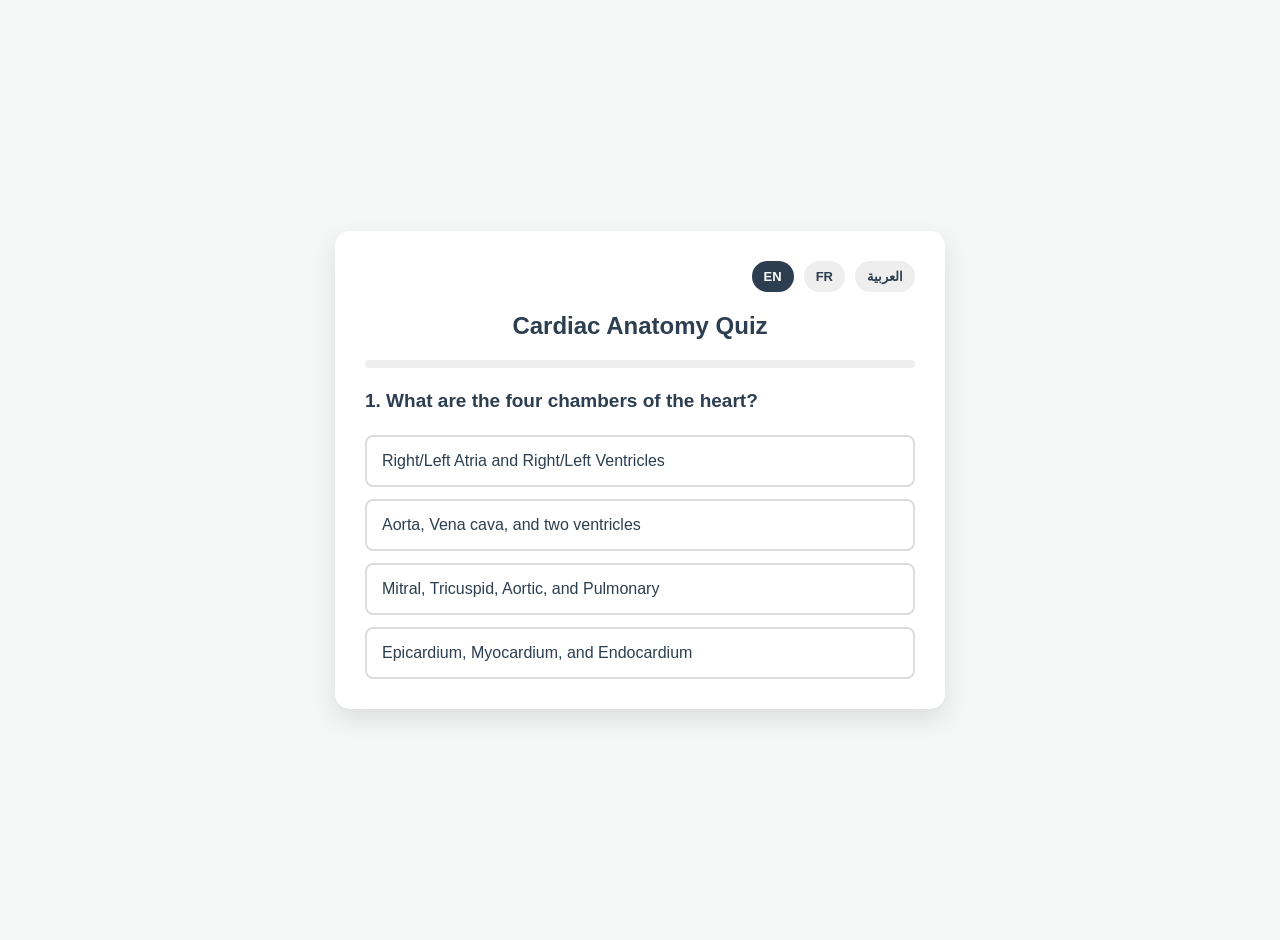
<file: anatomy.html>
<!DOCTYPE html>
<html lang="en">
<head>
    <meta charset="UTF-8">
    <meta name="viewport" content="width=device-width, initial-scale=1.0">
    <title>Multilingual Cardiac Quiz</title>
    <style>
        :root {
            --primary: #2c3e50;
            --secondary: #e74c3c; /* Heart Red */
            --success: #27ae60;
            --bg: #f4f7f6;
            --white: #ffffff;
            --text-dark: #2c3e50;
        }

        body {
            font-family: 'Segoe UI', Tahoma, Geneva, Verdana, sans-serif;
            background-color: var(--bg);
            display: flex;
            justify-content: center;
            align-items: center;
            min-height: 100vh;
            margin: 0;
            padding: 20px;
            transition: direction 0.3s ease;
        }

        #quiz-container {
            background: var(--white);
            width: 100%;
            max-width: 550px;
            padding: 30px;
            border-radius: 15px;
            box-shadow: 0 10px 25px rgba(0,0,0,0.1);
            position: relative;
        }

        /* Language Selector Bar */
        .lang-selector {
            display: flex;
            justify-content: flex-end;
            gap: 10px;
            margin-bottom: 20px;
        }

        .lang-btn {
            background: #eee;
            border: none;
            padding: 8px 12px;
            border-radius: 20px;
            cursor: pointer;
            font-weight: bold;
            font-size: 13px;
            transition: all 0.2s;
            color: var(--primary);
        }

        .lang-btn.active {
            background: var(--primary);
            color: var(--white);
        }

        .header {
            text-align: center;
            margin-bottom: 20px;
        }

        .header h1 {
            font-size: 24px;
            color: var(--primary);
            margin: 0;
        }

        /* Progress Bar */
        .progress-container {
            width: 100%;
            height: 8px;
            background: #eee;
            border-radius: 10px;
            margin: 20px 0;
        }

        #progress-bar {
            height: 100%;
            width: 0%;
            background: var(--secondary);
            border-radius: 10px;
            transition: width 0.3s ease;
        }

        .question {
            font-size: 19px;
            font-weight: 600;
            color: var(--primary);
            margin-bottom: 20px;
            line-height: 1.4;
        }

        .options-container {
            display: grid;
            gap: 12px;
        }

        .option-btn {
            padding: 15px;
            border: 2px solid #ddd;
            border-radius: 8px;
            background: none;
            cursor: pointer;
            font-size: 16px;
            text-align: inherit; /* Dynamically respects RTL/LTR */
            transition: all 0.2s;
            color: var(--text-dark);
        }

        .option-btn:hover {
            border-color: var(--secondary);
            background: #fff5f5;
        }

        .option-btn.correct {
            background-color: var(--success) !important;
            color: white;
            border-color: var(--success);
        }

        .option-btn.wrong {
            background-color: var(--secondary) !important;
            color: white;
            border-color: var(--secondary);
        }

        #feedback {
            margin-top: 20px;
            padding: 15px;
            border-radius: 8px;
            display: none;
            line-height: 1.5;
            font-size: 15px;
        }

        .next-btn {
            width: 100%;
            margin-top: 20px;
            padding: 15px;
            background: var(--primary);
            color: white;
            border: none;
            border-radius: 8px;
            font-weight: bold;
            font-size: 16px;
            cursor: pointer;
            display: none;
        }

        .next-btn:hover {
            opacity: 0.9;
        }

        /* RTL Adjustments */
        [dir="rtl"] .lang-selector {
            justify-content: flex-start;
        }

        .result-screen {
            text-align: center;
        }

        .score-circle {
            font-size: 48px;
            font-weight: bold;
            color: var(--secondary);
            margin: 20px 0;
        }
        @media (max-width: 600px) {

    #quiz-container {
        padding: 18px;
        border-radius: 12px;
    }

    .header h1 {
        font-size: 18px;
    }

    .question {
        font-size: 16px;
    }

    .option-btn {
        font-size: 14px;
        padding: 12px;
    }

    .next-btn {
        font-size: 14px;
        padding: 12px;
    }

    .score-circle {
        font-size: 36px;
    }

    .lang-btn {
        font-size: 11px;
        padding: 6px 10px;
    }

    .progress-container {
        height: 6px;
    }
}
    </style>
</head>
<body>

<div id="quiz-container">
    <!-- Language Selection Header -->
    <div class="lang-selector">
        <button class="lang-btn active" onclick="changeLanguage('en')">EN</button>
        <button class="lang-btn" onclick="changeLanguage('fr')">FR</button>
        <button class="lang-btn" onclick="changeLanguage('ar')">العربية</button>
    </div>

    <div id="quiz-content">
        <div class="header">
            <h1 id="quiz-title">Cardiac Anatomy Quiz</h1>
            <div class="progress-container">
                <div id="progress-bar"></div>
            </div>
        </div>

        <div id="question-area">
            <div class="question" id="question-text">Loading...</div>
            <div class="options-container" id="options"></div>
        </div>

        <div id="feedback"></div>
        <button id="next-button" class="next-btn" onclick="nextQuestion()">Next Question</button>
    </div>
</div>

<script>
    // Localized UI Elements
    const uiTranslations = {
        en: {
            title: "Cardiac Anatomy Quiz",
            nextBtn: "Next Question",
            correct: "Correct!",
            incorrect: "Incorrect",
            completed: "Quiz Completed!",
            scoreMsg: "Your score is:",
            restartBtn: "Restart Quiz",
            passingMsg: "Congratulations! You have a solid understanding of cardiac anatomy.",
            failingMsg: "Keep practicing to improve your clinical cardiac knowledge!"
        },
        fr: {
            title: "Quiz d'Anatomie Cardiaque",
            nextBtn: "Question Suivante",
            correct: "Correct !",
            incorrect: "Incorrect",
            completed: "Quiz Terminé !",
            scoreMsg: "Votre score est de :",
            restartBtn: "Recommencer le Quiz",
            passingMsg: "Félicitations ! Vous maîtrisez les bases de l'anatomie cardiaque.",
            failingMsg: "Continuez à réviser pour améliorer vos connaissances cardiaques !"
        },
        ar: {
            title: "اختبار تشريح القلب",
            nextBtn: "السؤال التالي",
            correct: "إجابة صحيحة!",
            incorrect: "إجابة خاطئة",
            completed: "اكتمل الاختبار!",
            scoreMsg: "درجتك هي:",
            restartBtn: "إعادة الاختبار",
            passingMsg: "تهانينا! لديك فهم قوي لتشريح عضلة القلب.",
            failingMsg: "استمر في التدرب لتحسين معرفتك الطبية بالقلب!"
        }
    };

    // Multilingual Question Database
    const quizData = [
        {
            question: {
                en: "What are the four chambers of the heart?",
                fr: "Quelles sont les quatre cavités du cœur ?",
                ar: "ما هي حجرات القلب الأربع؟"
            },
            options: {
                en: ["Right/Left Atria and Right/Left Ventricles", "Aorta, Vena cava, and two ventricles", "Mitral, Tricuspid, Aortic, and Pulmonary", "Epicardium, Myocardium, and Endocardium"],
                fr: ["Oreillettes droite/gauche et Ventricules droit/gauche", "Aorte, Veine cave et deux ventricules", "Valves mitrale, tricuspide, aortique et pulmonaire", "Épicarde, Myocarde et Endocarde"],
                ar: ["الأذينان الأيمن/الأيسر والبطينان الأيمن/الأيسر", "الأبهر، الوريد الأجوف وبطينان", "الصمام التاجي، ثلاثي الشرفات، الأبهر والرئوي", "النخاب، عضلة القلب والشغاف"]
            },
            correct: 0,
            explanation: {
                en: "The heart is split into two upper receiving chambers (atria) and two lower pumping chambers (ventricles).",
                fr: "Le cœur est divisé en deux cavités supérieures réceptrices (oreillettes) et deux cavités inférieures de pompage (ventricules).",
                ar: "ينقسم القلب إلى حُجرتين علويتين لاستقبال الدم (الأذينين) وحُجرتين سفليتين لضخ الدم (البطينين)."
            }
        },
        {
            question: {
                en: "Which side of the heart carries oxygenated blood?",
                fr: "Quel côté du cœur transporte le sang oxygéné ?",
                ar: "أي جانب من القلب يحمل الدم المؤكسج (الغني بالأكسجين)؟"
            },
            options: {
                en: ["The Right Side", "The Left Side", "Both sides equally", "The Superior Vena Cava only"],
                fr: ["Le côté droit", "Le côté gauche", "Les deux côtés", "La veine cave supérieure uniquement"],
                ar: ["الجانب الأيمن", "الجانب الأيسر", "الجانبان بالتساوي", "الوريد الأجوف العلوي فقط"]
            },
            correct: 1,
            explanation: {
                en: "The left side of the heart receives oxygen-rich blood from the lungs and pumps it to the rest of the body.",
                fr: "Le côté gauche reçoit le sang riche en oxygène des poumons et le propulse vers le reste du corps.",
                ar: "يستقبل الجانب الأيسر من القلب الدم الغني بالأكسجين من الرئتين ويضخه إلى بقية أجزاء الجسم."
            }
        },
        {
            question: {
                en: "Why is the left ventricle significantly thicker than the right ventricle?",
                fr: "Pourquoi le ventricule gauche est-il plus épais que le ventricule droit ?",
                ar: "لماذا يعد البطين الأيسر أكثر سمكاً من البطين الأيمن؟"
            },
            options: {
                en: ["It holds more blood volume", "It pumps blood to the entire body under high pressure", "It is closer to the lungs", "It contains more pacemaker cells"],
                fr: ["Parce qu'il contient plus de sang", "Parce qu'il pompe le sang vers tout le corps sous haute pression", "Parce qu'il est situé plus près des poumons", "Parce qu'il contient plus de cellules stimulatrices"],
                ar: ["لأنه يستوعب حجماً أكبر من الدم", "لأنه يضخ الدم إلى كامل الجسم تحت ضغط مرتفع", "لأنه أقرب إلى الرئتين", "لأنه يحتوي على المزيد من الخلايا المنظمة لضربات القلب"]
            },
            correct: 1,
            explanation: {
                en: "The left ventricle must generate significant force to overcome systemic vascular resistance to deliver blood throughout the body.",
                fr: "Le ventricule gauche doit fournir une force immense pour envoyer le sang dans la circulation systémique (tout le corps).",
                ar: "يبذل البطين الأيسر جهداً أكبر لأنه يجب عليه التغلب على المقاومة الوعائية الجهازية لإيصال الدم إلى جميع أنحاء الجسم."
            }
        },
        {
            question: {
                en: "What is the primary function of heart valves?",
                fr: "Quelle est la fonction principale des valves cardiaques ?",
                ar: "ما هي الوظيفة الأساسية لصمامات القلب؟"
            },
            options: {
                en: ["To filter impurities from blood", "To accelerate heart rate", "To prevent backflow and ensure one-way circulation", "To generate electrical signals"],
                fr: ["Filtrer les impuretés du sang", "Accélérer le rythme cardiaque", "Empêcher le reflux et assurer une circulation à sens unique", "Générer des signaux électriques"],
                ar: ["تصفية الشوائب من الدم", "تسريع معدل ضربات القلب", "منع تدفق الدم العكسي وضمان دورة دموية في اتجاه واحد", "توليد الإشارات الكهربائية"]
            },
            correct: 2,
            explanation: {
                en: "Valves act as check valves, opening and closing to ensure blood flow progresses forward through the chambers.",
                fr: "Les valves s'ouvrent et se ferment de façon coordonnée pour empêcher le sang de refluer pendant les contractions.",
                ar: "تعمل الصمامات كحواجز تفتح وتغلق بالتنسيق لمنع تدفق الدم العكسي أثناء انقباضات القلب."
            }
        },
        {
            question: {
                en: "Which layer of the heart wall is responsible for contraction?",
                fr: "Quelle couche est responsable de la contraction du cœur ?",
                ar: "أي طبقة من جدار القلب هي المسؤولة عن الانقباض وضخ الدم؟"
            },
            options: {
                en: ["Endocardium", "Epicardium", "Myocardium", "Pericardium"],
                fr: ["L'endocarde", "L'épicarde", "Le myocarde", "Le péricarde"],
                ar: ["الشغاف (Endocardium)", "النخاب (Epicardium)", "عضلة القلب (Myocardium)", "التامور (Pericardium)"]
            },
            correct: 2,
            explanation: {
                en: "The myocardium is the thick muscular layer of the heart wall containing cardiac myocytes.",
                fr: "Le myocarde est la couche musculaire épaisse de la paroi cardiaque qui se contracte pour pomper le sang.",
                ar: "عضلة القلب (Myocardium) هي الطبقة العضلية السميكة في جدار القلب والتي تنقبض لضخ الدم."
            }
        }
    ];

    let currentLanguage = 'en';
    let currentQuestion = 0;
    let score = 0;
    let selectedAnswerIndex = null; // Track selection state to survive language switches

    const container = document.getElementById("quiz-container");
    const questionText = document.getElementById("question-text");
    const optionsContainer = document.getElementById("options");
    const progressBar = document.getElementById("progress-bar");
    const feedback = document.getElementById("feedback");
    const nextButton = document.getElementById("next-button");
    const quizTitle = document.getElementById("quiz-title");

    // Dynamic Language Switch Handler
    function changeLanguage(lang) {
        currentLanguage = lang;
        
        // Update Active Button UI
        document.querySelectorAll(".lang-btn").forEach(btn => {
            btn.classList.toggle("active", btn.innerText.toLowerCase() === lang || (lang === 'ar' && btn.innerText === 'العربية'));
        });

        // Set Text Direction & Language attributes
        if (lang === 'ar') {
            container.setAttribute("dir", "rtl");
            document.body.setAttribute("dir", "rtl");
        } else {
            container.setAttribute("dir", "ltr");
            document.body.setAttribute("dir", "ltr");
        }

        // Apply UI translations
        quizTitle.innerText = uiTranslations[currentLanguage].title;
        nextButton.innerText = uiTranslations[currentLanguage].nextBtn;

        // Rerender state without losing quiz progress
        if (currentQuestion < quizData.length) {
            renderQuestion();
        } else {
            showResults();
        }
    }

    function renderQuestion() {
        const data = quizData[currentQuestion];
        questionText.innerText = `${currentQuestion + 1}. ${data.question[currentLanguage]}`;
        optionsContainer.innerHTML = "";
        
        // Update progress bar
        const progress = (currentQuestion / quizData.length) * 100;
        progressBar.style.width = `${progress}%`;

        data.options[currentLanguage].forEach((option, index) => {
            const btn = document.createElement("button");
            btn.classList.add("option-btn");
            btn.innerText = option;
            btn.onclick = () => selectOption(index);
            optionsContainer.appendChild(btn);
        });

        // Restore selection state & classes if user toggles language *after* submitting an answer
        if (selectedAnswerIndex !== null) {
            restoreAnswerState();
        } else {
            feedback.style.display = "none";
            nextButton.style.display = "none";
        }
    }

    function selectOption(index) {
        selectedAnswerIndex = index;
        restoreAnswerState();
    }

    function restoreAnswerState() {
        const buttons = document.querySelectorAll(".option-btn");
        const correctIndex = quizData[currentQuestion].correct;
        
        buttons.forEach(btn => btn.disabled = true);

        if (selectedAnswerIndex === correctIndex) {
            buttons[selectedAnswerIndex].classList.add("correct");
            if (!feedback.style.display || feedback.style.display === "none") {
                score++; // Increment score only on initial true submit
            }
            showFeedback(true);
        } else {
            buttons[selectedAnswerIndex].classList.add("wrong");
            buttons[correctIndex].classList.add("correct");
            showFeedback(false);
        }
        
        nextButton.style.display = "block";
    }

    function showFeedback(isCorrect) {
        feedback.style.display = "block";
        feedback.style.backgroundColor = isCorrect ? "#d4edda" : "#f8d7da";
        feedback.style.color = isCorrect ? "#155724" : "#721c24";
        
        const label = isCorrect ? uiTranslations[currentLanguage].correct : uiTranslations[currentLanguage].incorrect;
        feedback.innerHTML = `<strong>${label}</strong><br>${quizData[currentQuestion].explanation[currentLanguage]}`;
    }

    function nextQuestion() {
        currentQuestion++;
        selectedAnswerIndex = null; // Reset selection tracker
        if (currentQuestion < quizData.length) {
            renderQuestion();
        } else {
            showResults();
        }
    }

    function showResults() {
        progressBar.style.width = `100%`;
        const content = document.getElementById("quiz-content");
        const passing = score >= (quizData.length / 2);
        const feedbackMsg = passing ? uiTranslations[currentLanguage].passingMsg : uiTranslations[currentLanguage].failingMsg;

        content.innerHTML = `
            <div class="result-screen">
                <h2>${uiTranslations[currentLanguage].completed}</h2>
                <p>${uiTranslations[currentLanguage].scoreMsg}</p>
                <div class="score-circle">${score} / ${quizData.length}</div>
                <p>${feedbackMsg}</p>
                <button class="next-btn" style="display:block" onclick="location.reload()">${uiTranslations[currentLanguage].restartBtn}</button>
            </div>
        `;
    }

    // Initial Render
    renderQuestion();
</script>

</body>
</html>
</file>
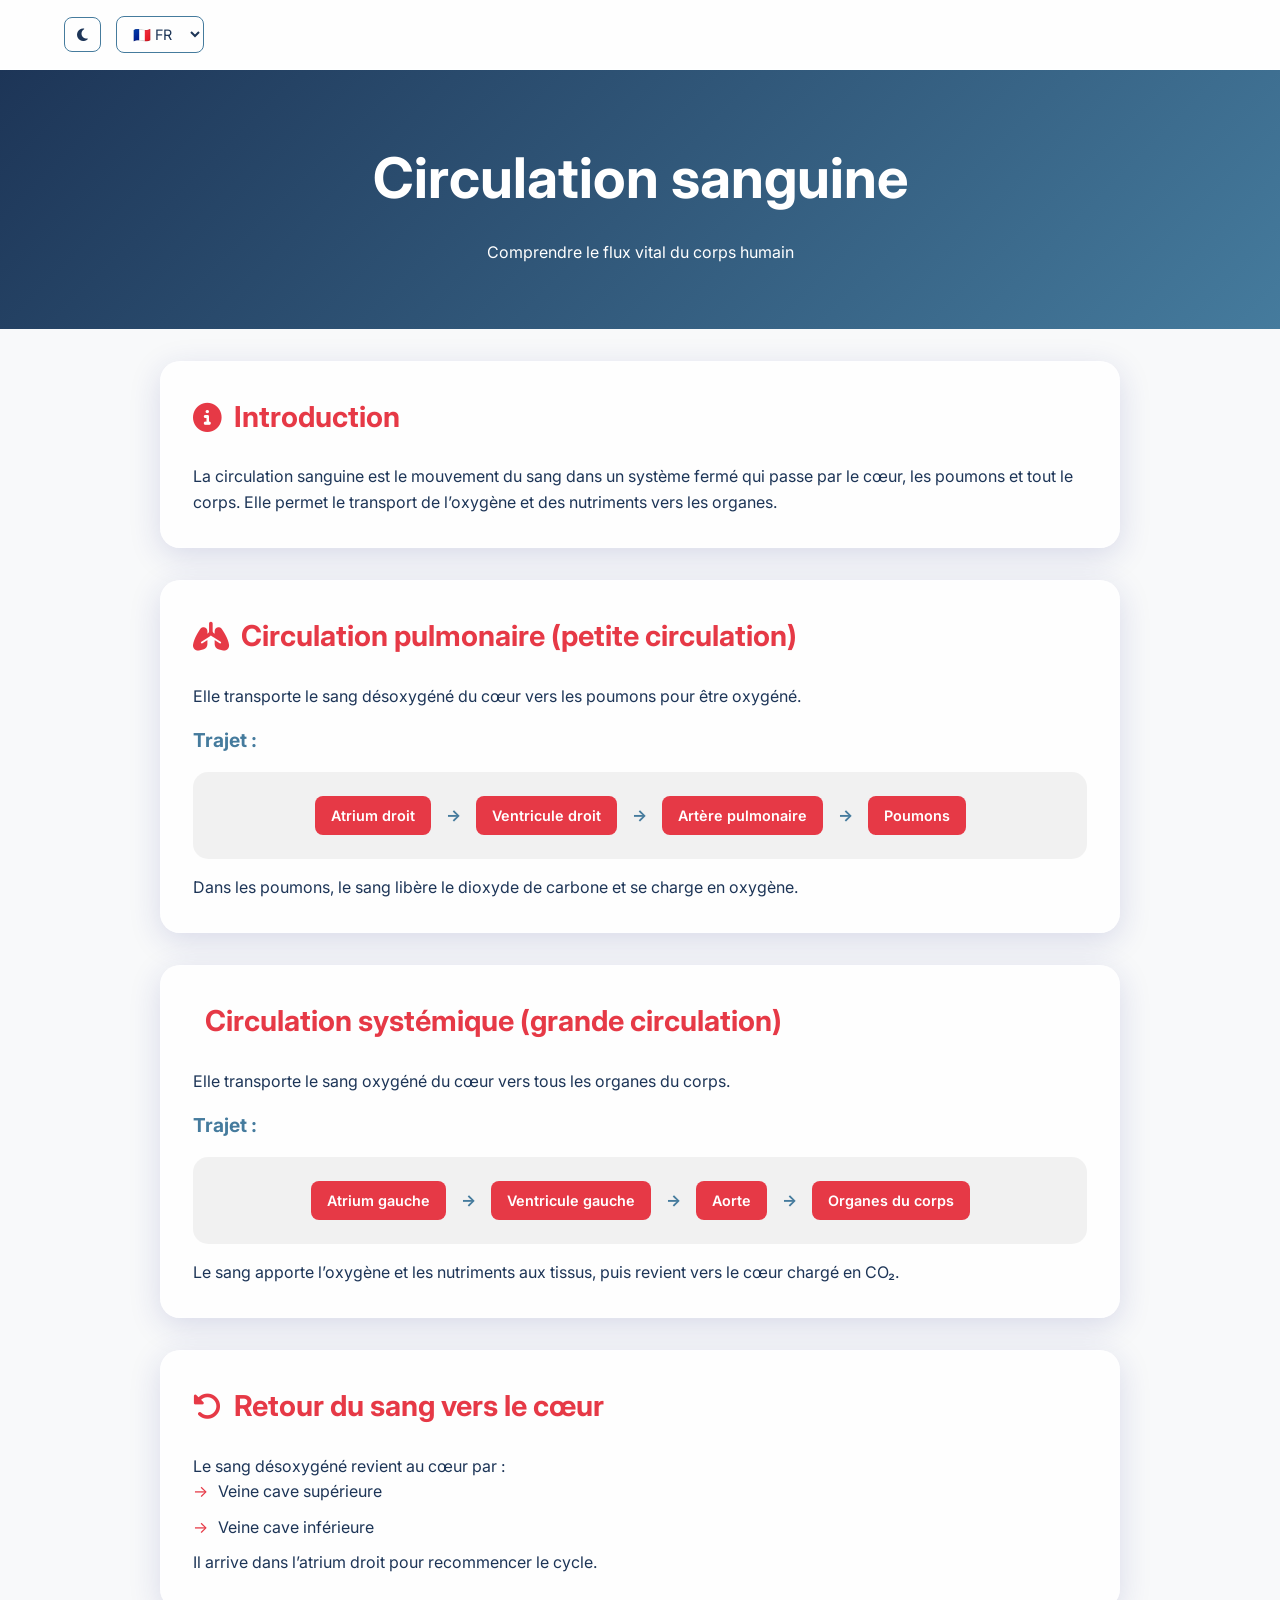
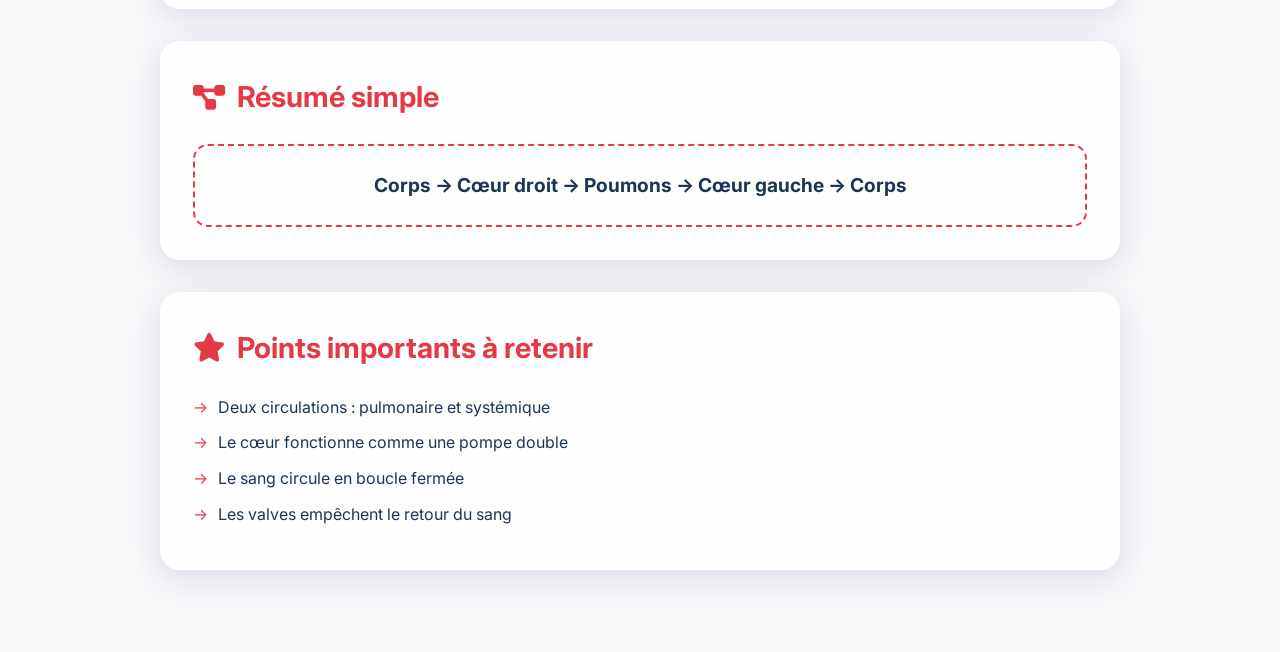
<file: bzn.html>
<!DOCTYPE html>
<html lang="fr" dir="ltr">
<head>
    <meta charset="UTF-8">
    <meta name="viewport" content="width=device-width, initial-scale=1.0">
    <title>Circulation Sanguine | Medical Education</title>
    <!-- Google Fonts -->
    <link href="https://fonts.googleapis.com/css2?family=Inter:wght@300;400;600;700&display=swap" rel="stylesheet">
    <!-- Font Awesome for Icons -->
    <link rel="stylesheet" href="https://cdnjs.cloudflare.com/ajax/libs/font-awesome/6.4.0/css/all.min.css">
    
    <style>
        :root {
            --primary: #e63946;
            --secondary: #1d3557;
            --accent: #457b9d;
            --bg-light: #f8f9fa;
            --text-light: #1d3557;
            --card-bg: rgba(255, 255, 255, 0.8);
            --glass-border: rgba(255, 255, 255, 0.3);
            --shadow: 0 8px 32px 0 rgba(31, 38, 135, 0.15);
            --transition: all 0.3s ease;
        }

        [data-theme="dark"] {
            --bg-light: #0f172a;
            --text-light: #f1faee;
            --card-bg: rgba(30, 41, 59, 0.7);
            --glass-border: rgba(255, 255, 255, 0.1);
            --secondary: #a8dadc;
        }

        * {
            margin: 0;
            padding: 0;
            box-sizing: border-box;
            font-family: 'Inter', sans-serif;
        }

        body {
            background-color: var(--bg-light);
            color: var(--text-light);
            line-height: 1.6;
            transition: var(--transition);
            overflow-x: hidden;
        }

        /* Reading Progress Bar */
        #progress-container {
            position: fixed;
            top: 0;
            left: 0;
            width: 100%;
            height: 4px;
            z-index: 1000;
        }
        #progress-bar {
            height: 100%;
            background: linear-gradient(to right, var(--primary), var(--accent));
            width: 0%;
        }

        /* Navbar */
        nav {
            position: sticky;
            top: 0;
            display: flex;
            justify-content: space-between;
            align-items: center;
            padding: 1rem 5%;
            background: var(--card-bg);
            backdrop-filter: blur(12px);
            border-bottom: 1px solid var(--glass-border);
            z-index: 900;
        }

        .logo {
            font-weight: 700;
            font-size: 1.5rem;
            color: var(--primary);
            display: flex;
            align-items: center;
            gap: 10px;
        }

        .controls {
            display: flex;
            gap: 15px;
            align-items: center;
        }

        select, .theme-toggle {
            padding: 8px 12px;
            border-radius: 8px;
            border: 1px solid var(--accent);
            background: transparent;
            color: var(--text-light);
            cursor: pointer;
            font-size: 0.9rem;
        }

        /* Hero Section */
        .hero {
            padding: 4rem 5%;
            text-align: center;
            background: linear-gradient(135deg, var(--secondary), var(--accent));
            color: white;
            margin-bottom: 2rem;
        }

        .hero h1 {
            font-size: clamp(2rem, 5vw, 3.5rem);
            margin-bottom: 1rem;
        }

        /* Main Content */
        .container {
            max-width: 1000px;
            margin: 0 auto;
            padding: 0 20px 50px 20px;
        }

        .card {
            background: var(--card-bg);
            backdrop-filter: blur(10px);
            border: 1px solid var(--glass-border);
            border-radius: 20px;
            padding: 2rem;
            margin-bottom: 2rem;
            box-shadow: var(--shadow);
            transition: var(--transition);
            animation: slideUp 0.6s ease forwards;
        }

        .card:hover {
            transform: translateY(-5px);
        }

        @keyframes slideUp {
            from { opacity: 0; transform: translateY(30px); }
            to { opacity: 1; transform: translateY(0); }
        }

        h2 {
            color: var(--primary);
            margin-bottom: 1.5rem;
            display: flex;
            align-items: center;
            gap: 12px;
            font-size: clamp(1.2rem, 3vw, 1.8rem);
        }

        h3 {
            color: var(--accent);
            margin: 1rem 0;
            font-size: 1.2rem;
        }

        /* Flow Visualizer */
        .flow-container {
            display: flex;
            align-items: center;
            justify-content: center;
            flex-wrap: wrap;
            gap: 15px;
            background: rgba(0,0,0,0.05);
            padding: 1.5rem;
            border-radius: 15px;
            margin: 1rem 0;
        }

        .flow-step {
            background: var(--primary);
            color: white;
            padding: 8px 16px;
            border-radius: 8px;
            font-weight: 600;
            font-size: 0.9rem;
        }

        .arrow {
            color: var(--accent);
            font-weight: bold;
        }

        /* RTL Support */
        [dir="rtl"] .arrow {
            transform: rotate(180deg);
        }

        ul {
            list-style: none;
        }

        li {
            margin-bottom: 10px;
            padding-left: 25px;
            position: relative;
        }

        [dir="ltr"] li::before {
            content: "→";
            position: absolute;
            left: 0;
            color: var(--primary);
        }

        [dir="rtl"] li {
            padding-left: 0;
            padding-right: 25px;
        }

        [dir="rtl"] li::before {
            content: "←";
            position: absolute;
            right: 0;
            color: var(--primary);
        }

        .summary-box {
            text-align: center;
            font-weight: 700;
            font-size: 1.2rem;
            padding: 1.5rem;
            border: 2px dashed var(--primary);
            border-radius: 15px;
        }

        /* Responsive */
        @media (max-width: 768px) {
            .card { padding: 1.5rem; }
            nav { padding: 1rem 2%; }
        }
    </style>
</head>
<body>

<div id="progress-container"><div id="progress-bar"></div></div>

<nav>
   
    <div class="controls">
        <button class="theme-toggle" onclick="toggleTheme()" title="Toggle Theme">
            <i class="fa-solid fa-moon"></i>
        </button>
        <select id="langSwitcher" onchange="changeLanguage(this.value)">
            <option value="fr">🇫🇷 FR</option>
            <option value="en">🇬🇧 EN</option>
            <option value="ar">🇩🇿 AR</option>
        </select>
    </div>
</nav>

<header class="hero">
    <h1 id="main-title">Circulation sanguine</h1>
    <p id="hero-subtitle">Comprendre le flux vital du corps humain</p>
</header>

<main class="container">
    
    <!-- Introduction -->
    <section class="card">
        <h2 id="intro-h2"><i class="fa-solid fa-circle-info"></i> Introduction</h2>
        <p id="intro-p">
            La circulation sanguine est le mouvement du sang dans un système fermé qui passe par le cœur, les poumons et tout le corps.  
            Elle permet le transport de l’oxygène et des nutriments vers les organes.
        </p>
    </section>

    <!-- Pulmonary Circulation -->
    <section class="card">
        <h2 id="pulm-h2"><i class="fa-solid fa-lungs"></i> Circulation pulmonaire</h2>
        <p id="pulm-p">Elle transporte le sang désoxygéné du cœur vers les poumons pour être oxygéné.</p>
        <h3 id="pulm-path-title">Trajet :</h3>
        <div class="flow-container" id="pulm-flow">
            <span class="flow-step">Atrium droit</span>
            <span class="arrow">→</span>
            <span class="flow-step">Ventricule droit</span>
            <span class="arrow">→</span>
            <span class="flow-step">Artère pulmonaire</span>
            <span class="arrow">→</span>
            <span class="flow-step">Poumons</span>
        </div>
        <p id="pulm-desc">Dans les poumons, le sang libère le dioxyde de carbone et se charge en oxygène.</p>
    </section>

    <!-- Systemic Circulation -->
    <section class="card">
        <h2 id="syst-h2"><i class="fa-solid fa-body-pulses"></i> Circulation systémique</h2>
        <p id="syst-p">Elle transporte le sang oxygéné du cœur vers tous les organes du corps.</p>
        <h3 id="syst-path-title">Trajet :</h3>
        <div class="flow-container" id="syst-flow">
            <span class="flow-step">Atrium gauche</span>
            <span class="arrow">→</span>
            <span class="flow-step">Ventricule gauche</span>
            <span class="arrow">→</span>
            <span class="flow-step">Aorte</span>
            <span class="arrow">→</span>
            <span class="flow-step">Organes</span>
        </div>
        <p id="syst-desc">Le sang apporte l’oxygène et les nutriments aux tissus, puis revient vers le cœur chargé en CO₂.</p>
    </section>

    <!-- Return Flow -->
    <section class="card">
        <h2 id="return-h2"><i class="fa-solid fa-rotate-left"></i> Retour vers le cœur</h2>
        <p id="return-p">Le sang désoxygéné revient au cœur par :</p>
        <ul id="return-list">
            <li>Veine cave supérieure</li>
            <li>Veine cave inférieure</li>
        </ul>
        <p id="return-footer">Il arrive dans l’atrium droit pour recommencer le cycle.</p>
    </section>

    <!-- Summary -->
    <section class="card">
        <h2 id="summary-h2"><i class="fa-solid fa-diagram-project"></i> Résumé simple</h2>
        <div class="summary-box" id="summary-content">
            Corps → Cœur droit → Poumons → Cœur gauche → Corps
        </div>
    </section>

    <!-- Key Points -->
    <section class="card">
        <h2 id="points-h2"><i class="fa-solid fa-star"></i> Points importants</h2>
        <ul id="points-list">
            <li>Deux circulations : pulmonaire et systémique</li>
            <li>Le cœur fonctionne comme une pompe double</li>
            <li>Le sang circule en boucle fermée</li>
            <li>Les valves empêchent le retour du sang</li>
        </ul>
    </section>

</main>

<script>
    const translations = {
        fr: {
            title: "Circulation sanguine",
            subtitle: "Comprendre le flux vital du corps humain",
            introH2: "Introduction",
            introP: "La circulation sanguine est le mouvement du sang dans un système fermé qui passe par le cœur, les poumons et tout le corps. Elle permet le transport de l’oxygène et des nutriments vers les organes.",
            pulmH2: "Circulation pulmonaire (petite circulation)",
            pulmP: "Elle transporte le sang désoxygéné du cœur vers les poumons pour être oxygéné.",
            pulmPath: "Trajet :",
            pulmFlow: ["Atrium droit", "Ventricule droit", "Artère pulmonaire", "Poumons"],
            pulmDesc: "Dans les poumons, le sang libère le dioxyde de carbone et se charge en oxygène.",
            systH2: "Circulation systémique (grande circulation)",
            systP: "Elle transporte le sang oxygéné du cœur vers tous les organes du corps.",
            systPath: "Trajet :",
            systFlow: ["Atrium gauche", "Ventricule gauche", "Aorte", "Organes du corps"],
            systDesc: "Le sang apporte l’oxygène et les nutriments aux tissus, puis revient vers le cœur chargé en CO₂.",
            returnH2: "Retour du sang vers le cœur",
            returnP: "Le sang désoxygéné revient au cœur par :",
            returnList: ["Veine cave supérieure", "Veine cave inférieure"],
            returnFooter: "Il arrive dans l’atrium droit pour recommencer le cycle.",
            summaryH2: "Résumé simple",
            summaryContent: "Corps → Cœur droit → Poumons → Cœur gauche → Corps",
            pointsH2: "Points importants à retenir",
            pointsList: ["Deux circulations : pulmonaire et systémique", "Le cœur fonctionne comme une pompe double", "Le sang circule en boucle fermée", "Les valves empêchent le retour du sang"]
        },
        en: {
            title: "Blood Circulation",
            subtitle: "Understanding the vital flow of the human body",
            introH2: "Introduction",
            introP: "Blood circulation is the movement of blood in a closed system through the heart, lungs, and the entire body. It allows the transport of oxygen and nutrients to the organs.",
            pulmH2: "Pulmonary Circulation (Small Circulation)",
            pulmP: "It transports deoxygenated blood from the heart to the lungs to be oxygenated.",
            pulmPath: "Pathway:",
            pulmFlow: ["Right Atrium", "Right Ventricle", "Pulmonary Artery", "Lungs"],
            pulmDesc: "In the lungs, blood releases carbon dioxide and picks up oxygen.",
            systH2: "Systemic Circulation (Great Circulation)",
            systP: "It transports oxygenated blood from the heart to all organs of the body.",
            systPath: "Pathway:",
            systFlow: ["Left Atrium", "Left Ventricle", "Aorta", "Body Organs"],
            systDesc: "The blood brings oxygen and nutrients to the tissues, then returns to the heart loaded with CO₂.",
            returnH2: "Return of Blood to the Heart",
            returnP: "Deoxygenated blood returns to the heart via:",
            returnList: ["Superior Vena Cava", "Inferior Vena Cava"],
            returnFooter: "It enters the right atrium to restart the cycle.",
            summaryH2: "Simple Summary",
            summaryContent: "Body → Right Heart → Lungs → Left Heart → Body",
            pointsH2: "Key Points to Remember",
            pointsList: ["Two circulations: pulmonary and systemic", "The heart functions as a double pump", "Blood circulates in a closed loop", "Valves prevent blood backflow"]
        },
        ar: {
            title: "الدورة الدموية",
            subtitle: "فهم التدفق الحيوي لجسم الإنسان",
            introH2: "مقدمة",
            introP: "الدورة الدموية هي حركة الدم في نظام مغلق يمر عبر القلب والرئتين والجسم كله. وتسمح بنقل الأكسجين والمواد المغذية إلى الأعضاء.",
            pulmH2: "الدورة الدموية الرئوية (الدورة الصغرى)",
            pulmP: "تقوم بنقل الدم غير المؤكسج من القلب إلى الرئتين ليتم تزويده بالأكسجين.",
            pulmPath: "المسار:",
            pulmFlow: ["الأذين الأيمن", "البطين الأيمن", "الشريان الرئوي", "الرئتين"],
            pulmDesc: "في الرئتين، يطلق الدم ثاني أكسيد الكربون ويتحمل بالأكسجين.",
            systH2: "الدورة الدموية الجهازية (الدورة الكبرى)",
            systP: "تقوم بنقل الدم المؤكسج من القلب إلى جميع أعضاء الجسم.",
            systPath: "المسار:",
            systFlow: ["الأذين الأيسر", "البطين الأيسر", "الأبهر (الأورطي)", "أعضاء الجسم"],
            systDesc: "يوصل الدم الأكسجين والمواد المغذية إلى الأنسجة، ثم يعود إلى القلب محملاً بثاني أكسيد الكربون.",
            returnH2: "عودة الدم إلى القلب",
            returnP: "يعود الدم غير المؤكسج إلى القلب عبر:",
            returnList: ["الوريد الأجوف العلوي", "الوريد الأجوف السفلي"],
            returnFooter: "يصل إلى الأذين الأيمن لتبدأ الدورة من جديد.",
            summaryH2: "ملخص بسيط",
            summaryContent: "الجسم ← القلب الأيمن ← الرئتين ← القلب الأيسر ← الجسم",
            pointsH2: "نقاط مهمة يجب تذكرها",
            pointsList: ["دورتان: رئوية وجهازية", "القلب يعمل كمضخة مزدوجة", "يدور الدم في حلقة مغلقة", "الصمامات تمنع عودة الدم للخلف"]
        }
    };

    function changeLanguage(lang) {
        const data = translations[lang];
        const isRtl = lang === 'ar';
        
        document.documentElement.dir = isRtl ? 'rtl' : 'ltr';
        document.documentElement.lang = lang;

        // Update titles and text
        document.getElementById('main-title').innerText = data.title;
        document.getElementById('hero-subtitle').innerText = data.subtitle;
        document.getElementById('intro-h2').innerHTML = `<i class="fa-solid fa-circle-info"></i> ${data.introH2}`;
        document.getElementById('intro-p').innerText = data.introP;
        
        document.getElementById('pulm-h2').innerHTML = `<i class="fa-solid fa-lungs"></i> ${data.pulmH2}`;
        document.getElementById('pulm-p').innerText = data.pulmP;
        document.getElementById('pulm-path-title').innerText = data.pulmPath;
        document.getElementById('pulm-desc').innerText = data.pulmDesc;

        document.getElementById('syst-h2').innerHTML = `<i class="fa-solid fa-body-pulses"></i> ${data.systH2}`;
        document.getElementById('syst-p').innerText = data.systP;
        document.getElementById('syst-path-title').innerText = data.systPath;
        document.getElementById('syst-desc').innerText = data.systDesc;

        document.getElementById('return-h2').innerHTML = `<i class="fa-solid fa-rotate-left"></i> ${data.returnH2}`;
        document.getElementById('return-p').innerText = data.returnP;
        document.getElementById('return-footer').innerText = data.returnFooter;

        document.getElementById('summary-h2').innerHTML = `<i class="fa-solid fa-diagram-project"></i> ${data.summaryH2}`;
        document.getElementById('summary-content').innerText = data.summaryContent;

        document.getElementById('points-h2').innerHTML = `<i class="fa-solid fa-star"></i> ${data.pointsH2}`;

        // Update flows
        updateFlow('pulm-flow', data.pulmFlow, isRtl);
        updateFlow('syst-flow', data.systFlow, isRtl);

        // Update lists
        updateList('return-list', data.returnList);
        updateList('points-list', data.pointsList);
    }

    function updateFlow(elementId, steps, isRtl) {
        const container = document.getElementById(elementId);
        const arrow = isRtl ? '←' : '→';
        container.innerHTML = steps.map((step, index) => `
            <span class="flow-step">${step}</span>
            ${index < steps.length - 1 ? `<span class="arrow">${arrow}</span>` : ''}
        `).join('');
    }

    function updateList(elementId, items) {
        const list = document.getElementById(elementId);
        list.innerHTML = items.map(item => `<li>${item}</li>`).join('');
    }

    // Dark Mode Toggle
    function toggleTheme() {
        const body = document.body;
        const icon = document.querySelector('.theme-toggle i');
        if (body.getAttribute('data-theme') === 'dark') {
            body.removeAttribute('data-theme');
            icon.className = 'fa-solid fa-moon';
        } else {
            body.setAttribute('data-theme', 'dark');
            icon.className = 'fa-solid fa-sun';
        }
    }

    // Scroll Progress Bar
    window.onscroll = function() {
        const winScroll = document.body.scrollTop || document.documentElement.scrollTop;
        const height = document.documentElement.scrollHeight - document.documentElement.clientHeight;
        const scrolled = (winScroll / height) * 100;
        document.getElementById("progress-bar").style.width = scrolled + "%";
    };

    // Initialize with French
    changeLanguage('fr');
</script>

</body>
</html>
</file>
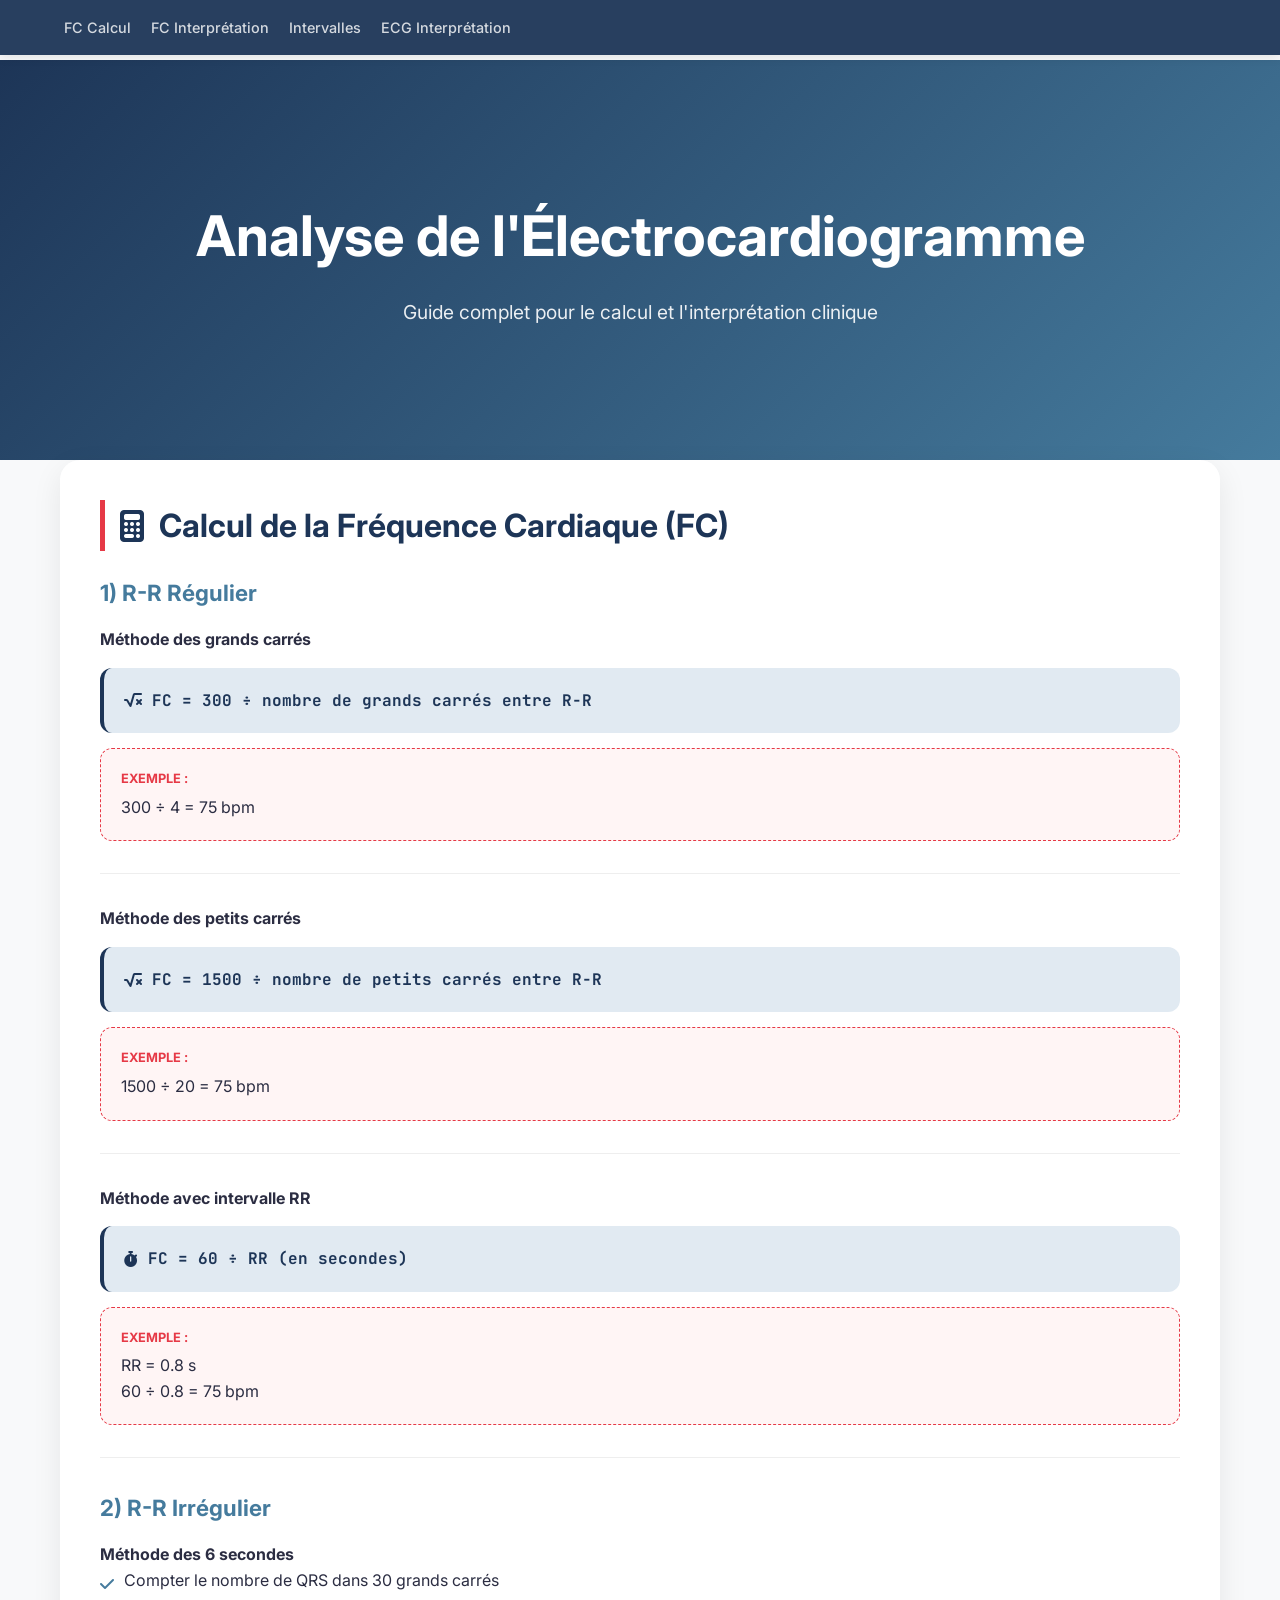
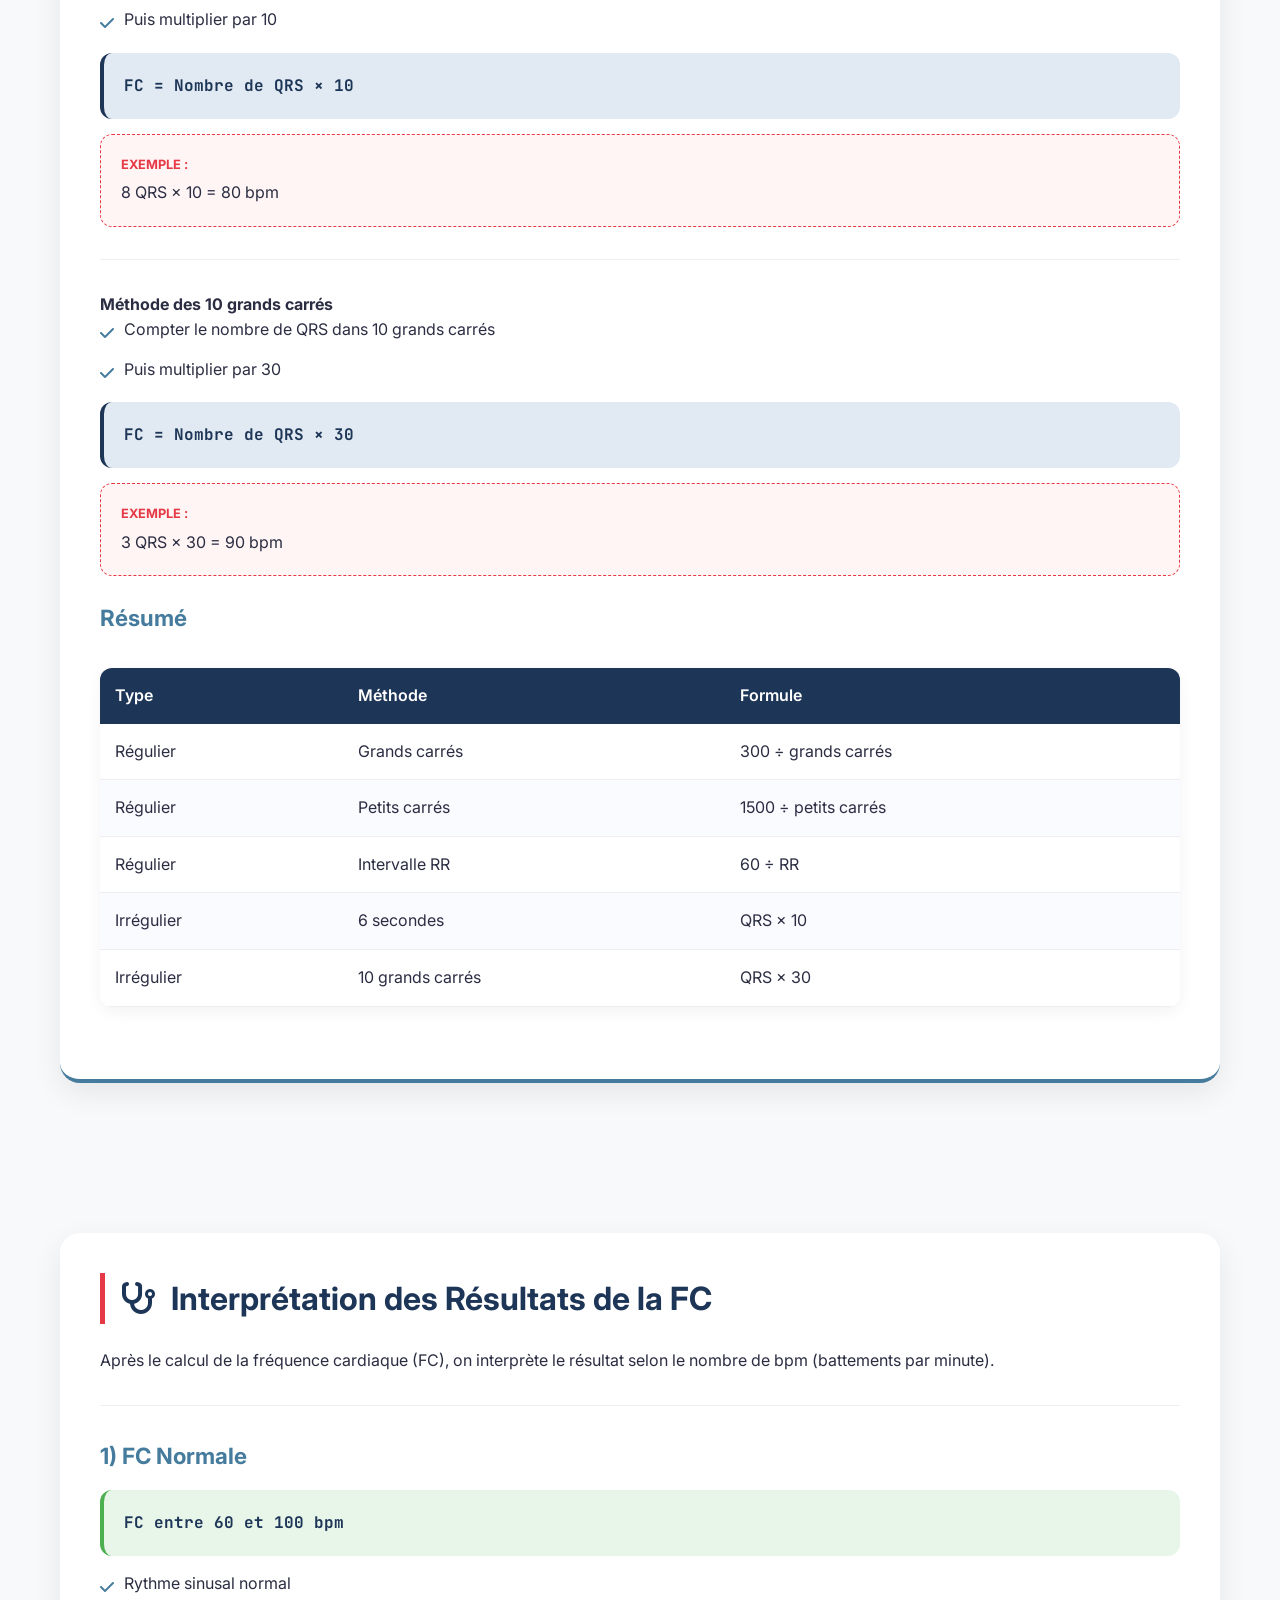
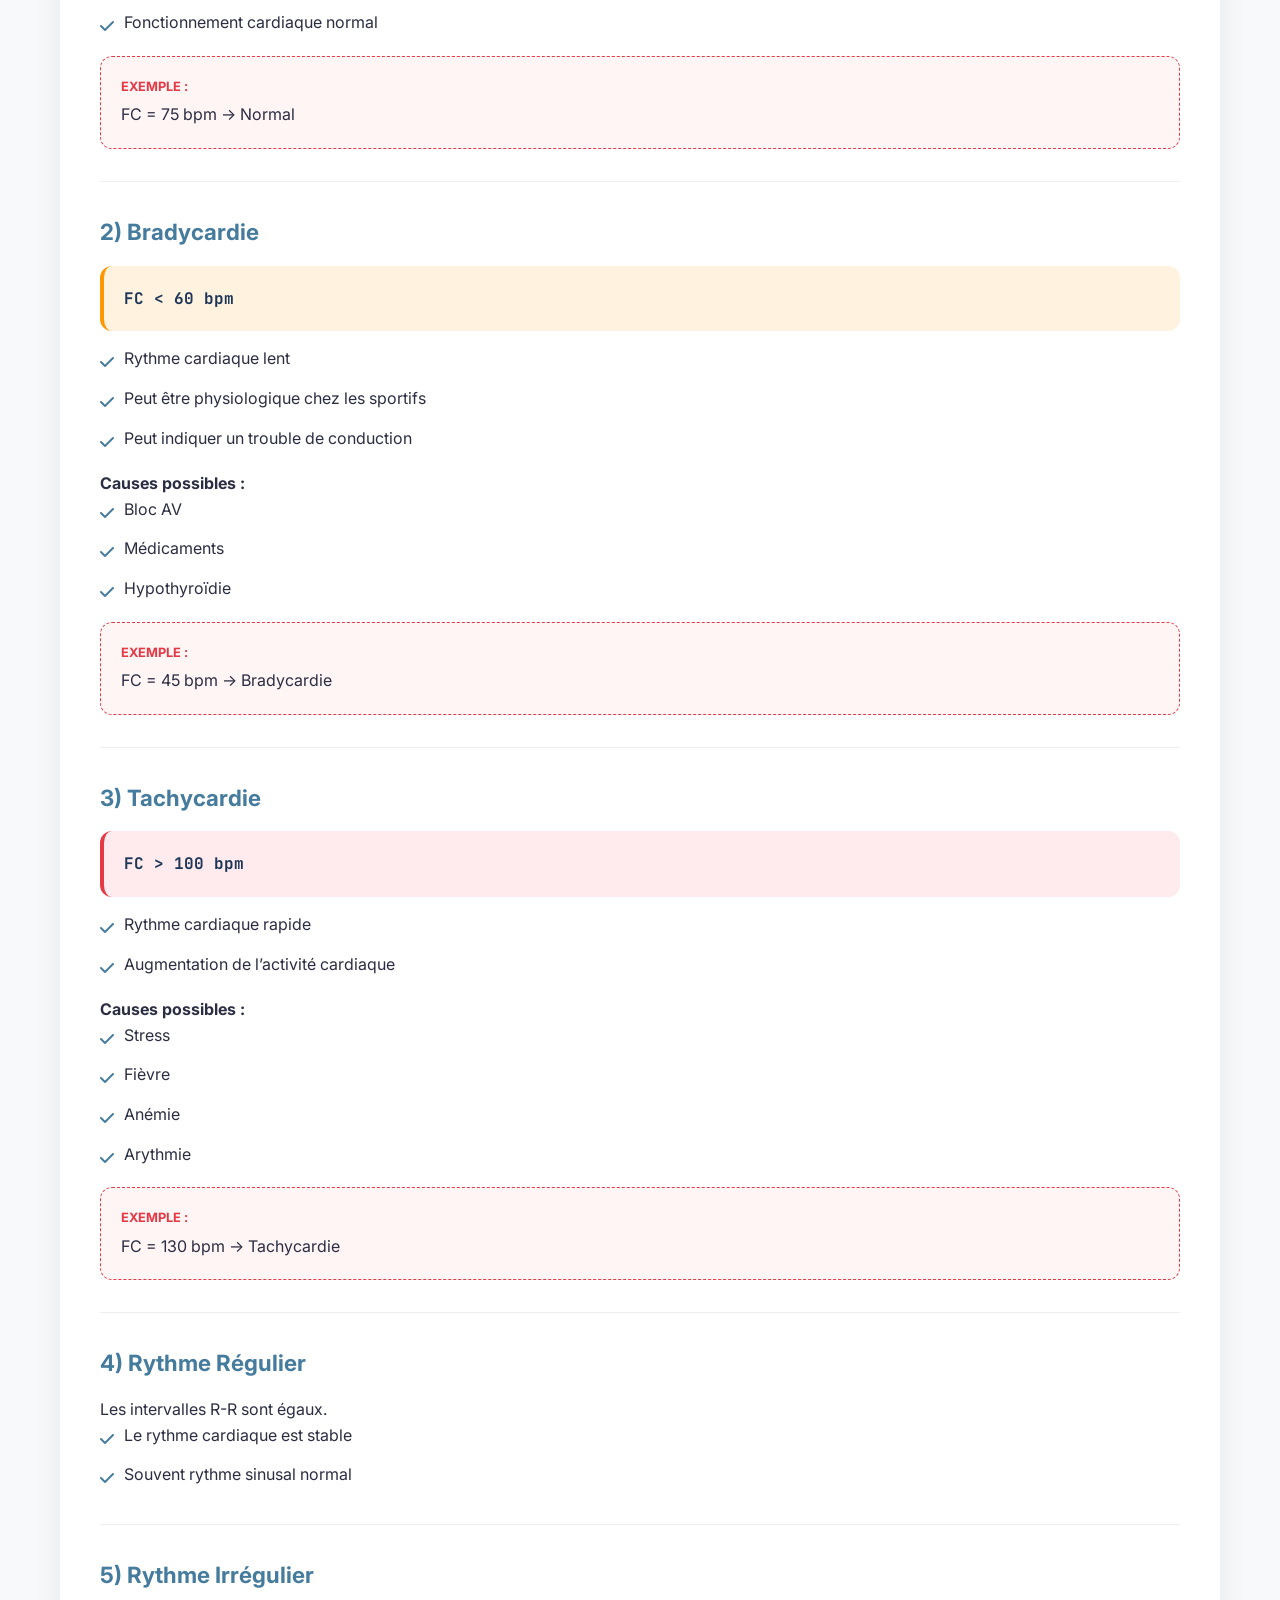
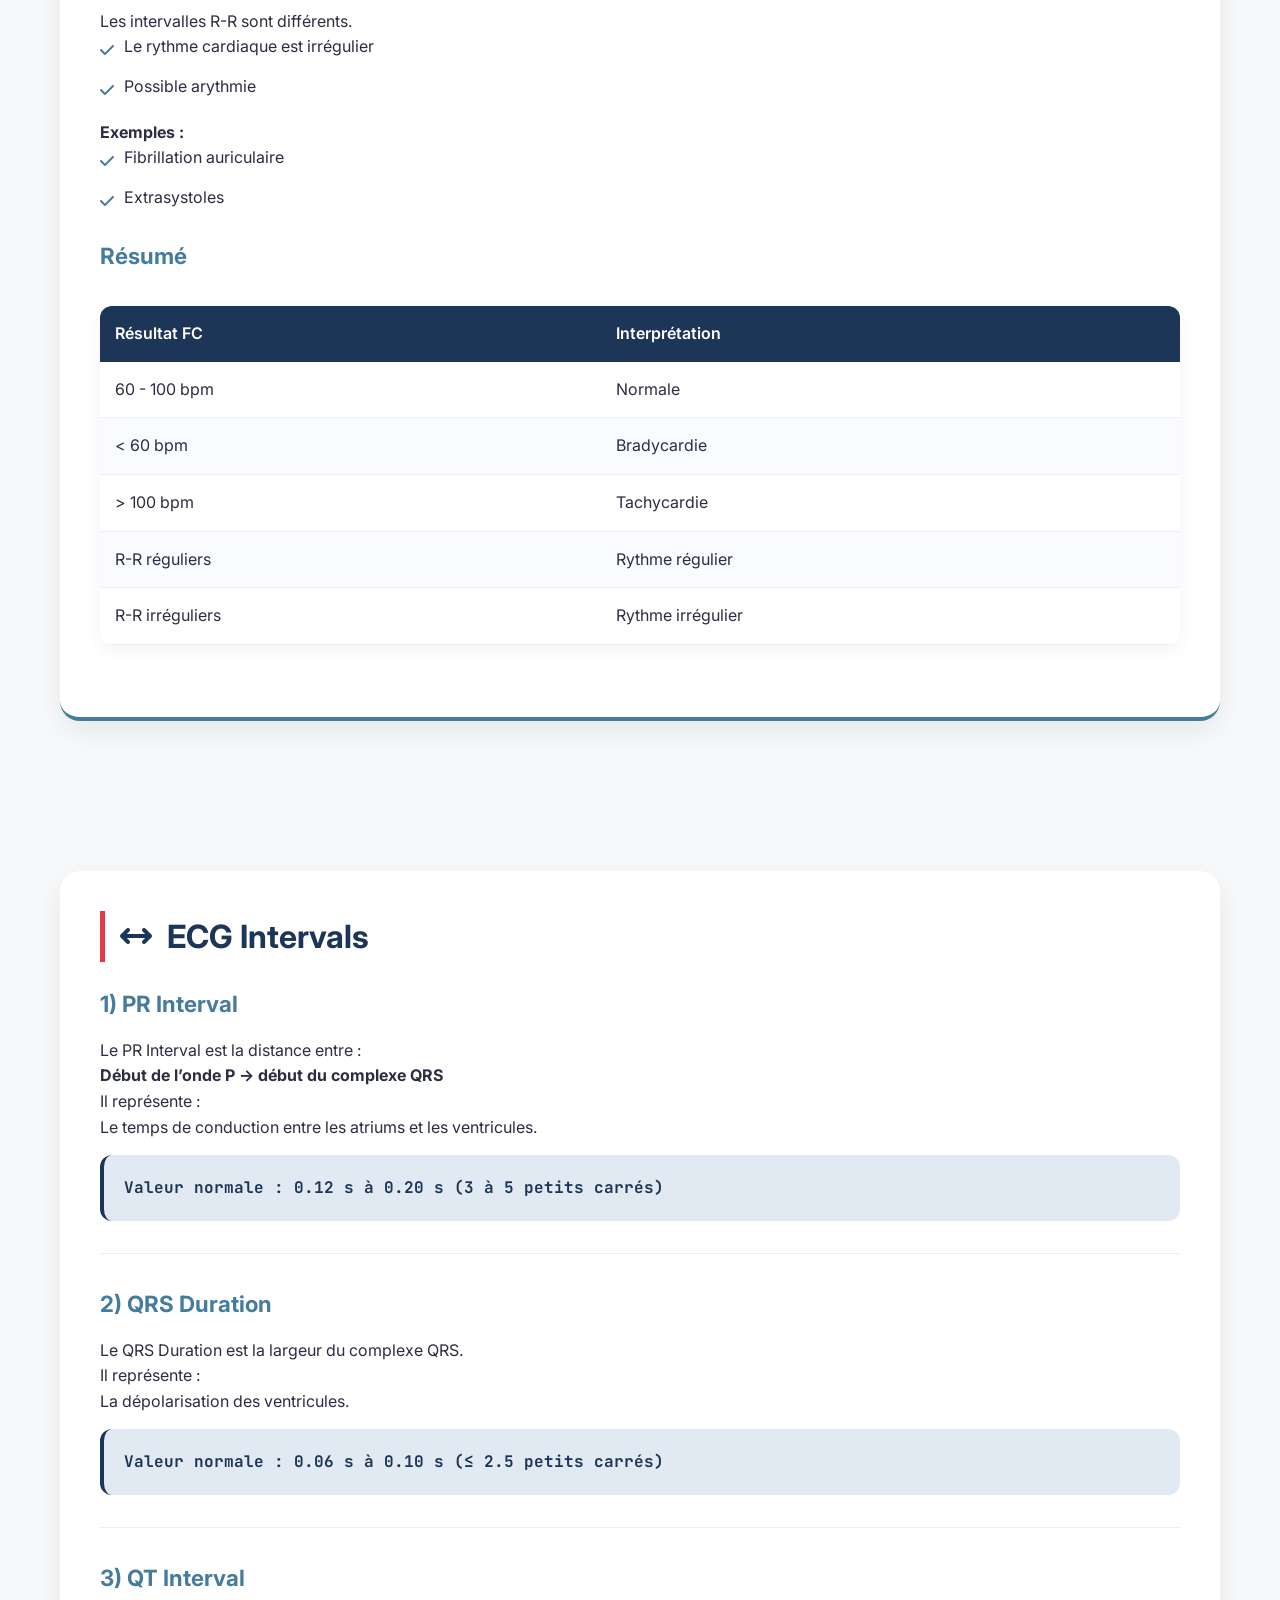
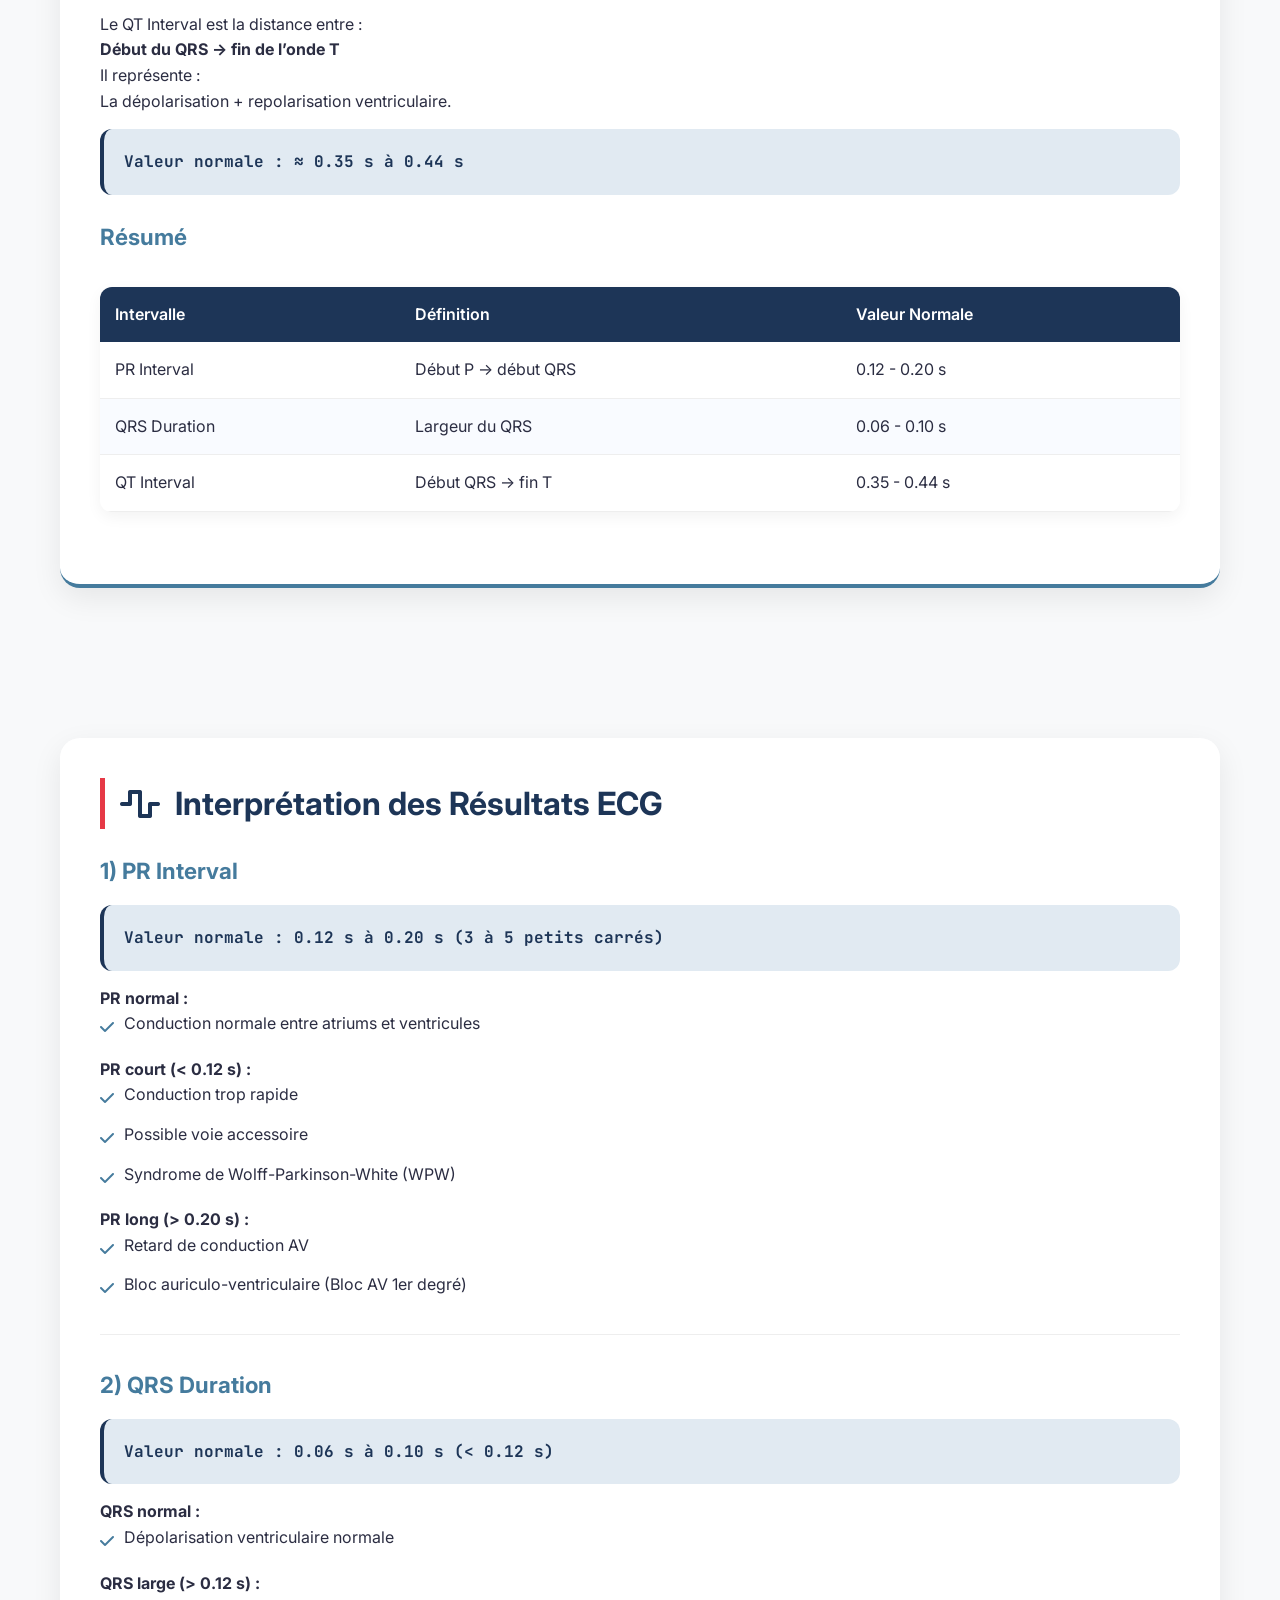
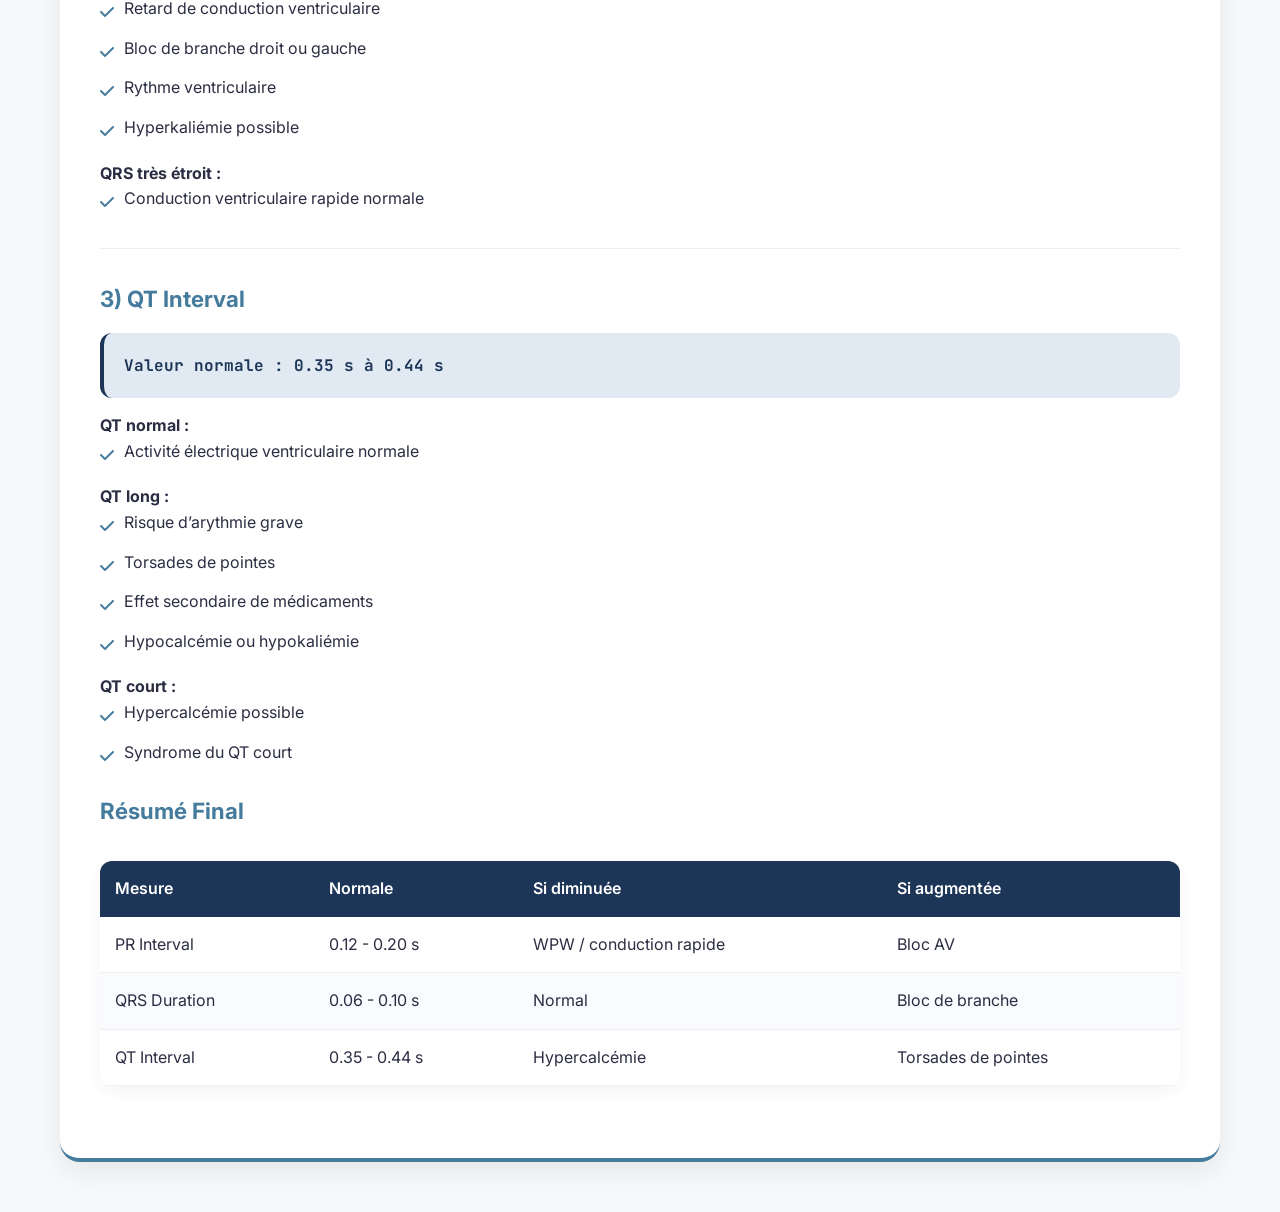
<file: calcule.html>
<!DOCTYPE html>
<html lang="fr">
<head>
    <meta charset="UTF-8">
    <meta name="viewport" content="width=device-width, initial-scale=1.0">
    <title>ECG Masterclass | Apprentissage de la Cardiologie</title>
    <!-- Google Fonts -->
    <link href="https://fonts.googleapis.com/css2?family=Inter:wght@300;400;600;700&family=JetBrains+Mono&display=swap" rel="stylesheet">
    <!-- FontAwesome for Medical Icons -->
    <link rel="stylesheet" href="https://cdnjs.cloudflare.com/ajax/libs/font-awesome/6.4.0/css/all.min.css">
    <!-- AOS for scroll animations -->
    <link href="https://unpkg.com/aos@2.3.1/dist/aos.css" rel="stylesheet">
    
    <style>
        :root {
            --primary: #1d3557;      /* Dark Blue */
            --secondary: #457b9d;    /* Cyan/Steel Blue */
            --accent: #e63946;       /* Heart Red */
            --bg: #f8f9fa;           /* Soft Gray */
            --white: #ffffff;
            --text: #2b2d42;
            --formula-bg: #e1eaf2;
            --shadow: 0 10px 30px rgba(0,0,0,0.08);
            --transition: all 0.3s ease;
        }

        * {
            margin: 0;
            padding: 0;
            box-sizing: border-box;
        }

        body {
            font-family: 'Inter', sans-serif;
            background-color: var(--bg);
            color: var(--text);
            line-height: 1.6;
            scroll-behavior: smooth;
        }

        /* --- Navigation --- */
        nav {
            position: fixed;
            top: 0;
            left: 0;
            width: 100%;
            background: rgba(29, 53, 87, 0.95);
            backdrop-filter: blur(10px);
            padding: 1rem 5%;
            display: flex;
            justify-content: space-between;
            align-items: center;
            z-index: 1000;
            box-shadow: 0 2px 10px rgba(0,0,0,0.1);
        }

        .logo {
            color: var(--white);
            font-weight: 700;
            font-size: 1.4rem;
            display: flex;
            align-items: center;
            gap: 10px;
        }

        .logo i {
            color: var(--accent);
        }

        .nav-links {
            display: flex;
            gap: 20px;
        }

        .nav-links a {
            color: var(--white);
            text-decoration: none;
            font-size: 0.9rem;
            font-weight: 500;
            transition: var(--transition);
            opacity: 0.8;
        }

        .nav-links a:hover {
            opacity: 1;
            color: var(--secondary);
        }

        /* --- Hero Section --- */
        .hero {
            background: linear-gradient(135deg, var(--primary) 0%, var(--secondary) 100%);
            height: 400px;
            display: flex;
            align-items: center;
            justify-content: center;
            text-align: center;
            color: var(--white);
            padding: 0 20px;
            margin-top: 60px;
        }

        .hero h1 {
            font-size: clamp(2rem, 5vw, 3.5rem);
            margin-bottom: 1rem;
        }

        .hero p {
            font-size: 1.2rem;
            opacity: 0.9;
        }

        /* --- Layout --- */
        .container {
            max-width: 1200px;
            margin: -100px auto 50px;
            padding: 0 20px;
        }

        section {
            padding-top: 100px;
            margin-bottom: 50px;
        }

        .card {
            background: var(--white);
            border-radius: 20px;
            padding: 40px;
            box-shadow: var(--shadow);
            margin-bottom: 30px;
            border-bottom: 4px solid var(--secondary);
        }

        h2 {
            color: var(--primary);
            font-size: 2rem;
            margin-bottom: 1.5rem;
            display: flex;
            align-items: center;
            gap: 15px;
            border-left: 5px solid var(--accent);
            padding-left: 15px;
        }

        h3 {
            color: var(--secondary);
            font-size: 1.4rem;
            margin: 1.5rem 0 1rem;
        }

        /* --- Styled Elements --- */
        .formula-box {
            background: var(--formula-bg);
            border-radius: 12px;
            padding: 20px;
            margin: 15px 0;
            font-family: 'JetBrains Mono', monospace;
            font-weight: 700;
            color: var(--primary);
            border-left: 4px solid var(--primary);
            display: flex;
            align-items: center;
            gap: 10px;
        }

        .example-box {
            background: #fff5f5;
            border: 1px dashed var(--accent);
            border-radius: 12px;
            padding: 20px;
            margin: 15px 0;
        }

        .example-title {
            color: var(--accent);
            font-weight: 700;
            text-transform: uppercase;
            font-size: 0.8rem;
            margin-bottom: 5px;
            display: block;
        }

        hr {
            margin: 2rem 0;
            border: 0;
            border-top: 1px solid #eee;
        }

        ul {
            list-style: none;
            margin-bottom: 1rem;
        }

        ul li {
            margin-bottom: 10px;
            display: flex;
            align-items: flex-start;
            gap: 10px;
        }

        ul li::before {
            content: "\f00c";
            font-family: "Font Awesome 6 Free";
            font-weight: 900;
            color: var(--secondary);
            margin-top: 4px;
        }

        /* --- Tables --- */
        .table-container {
            width: 100%;
            overflow-x: auto;
            margin: 2rem 0;
            border-radius: 12px;
            box-shadow: 0 5px 15px rgba(0,0,0,0.05);
        }

        table {
            width: 100%;
            border-collapse: collapse;
            background: var(--white);
            min-width: 600px;
        }

        th {
            background: var(--primary);
            color: var(--white);
            text-align: left;
            padding: 15px;
            font-weight: 600;
        }

        td {
            padding: 15px;
            border-bottom: 1px solid #eee;
        }

        tr:nth-child(even) {
            background: #f9fbff;
        }

        /* --- Footer --- */
        footer {
            text-align: center;
            padding: 40px;
            background: var(--primary);
            color: var(--white);
            font-size: 0.9rem;
        }

        /* --- Responsive Design --- */
        @media (max-width: 992px) {
            .nav-links { display: none; }
            .hero { height: 350px; }
            .container { margin-top: -50px; }
            .card { padding: 25px; }
        }

        @media (max-width: 600px) {
            h2 { font-size: 1.5rem; }
            h3 { font-size: 1.2rem; }
            .hero h1 { font-size: 2.2rem; }
        }

        /* Animations */
        [data-aos] {
            pointer-events: none;
        }
        .aos-animate {
            pointer-events: auto;
        }
/* ===================================== */
/* Extra Responsive Design */
/* ===================================== */

@media (max-width: 768px) {

    body {
        overflow-x: hidden;
    }

    nav {
        padding: 15px;
        flex-direction: column;
        gap: 15px;
    }

    .nav-links {
        display: flex !important;
        flex-wrap: wrap;
        justify-content: center;
        gap: 10px;
    }

    .nav-links a {
        font-size: 0.8rem;
        padding: 8px 12px;
        background: rgba(255,255,255,0.1);
        border-radius: 8px;
    }

    .hero {
        height: auto;
        padding: 120px 20px 60px;
    }

    .hero h1 {
        font-size: 2rem;
        line-height: 1.2;
    }

    .hero p {
        font-size: 1rem;
    }

    .container {
        margin-top: -30px;
        padding: 0 12px;
    }

    .card {
        padding: 20px;
        border-radius: 16px;
    }

    h2 {
        font-size: 1.3rem;
        flex-wrap: wrap;
        line-height: 1.4;
    }

    h3 {
        font-size: 1.1rem;
    }

    p,
    li,
    td,
    th {
        font-size: 0.95rem;
    }

    .formula-box {
        font-size: 0.9rem;
        padding: 15px;
        overflow-x: auto;
    }

    .example-box {
        padding: 15px;
    }

    table {
        min-width: 500px;
    }

    .table-container {
        overflow-x: auto;
        -webkit-overflow-scrolling: touch;
    }

    ul li {
        align-items: flex-start;
    }
}

/* ===================================== */
/* Very Small Phones */
/* ===================================== */

@media (max-width: 480px) {

    .hero h1 {
        font-size: 1.6rem;
    }

    .hero p {
        font-size: 0.9rem;
    }

    .card {
        padding: 15px;
    }

    h2 {
        font-size: 1.1rem;
        padding-left: 10px;
    }

    h3 {
        font-size: 1rem;
    }

    .formula-box {
        font-size: 0.8rem;
    }

    .nav-links {
        gap: 8px;
    }

    .nav-links a {
        font-size: 0.7rem;
        padding: 6px 10px;
    }
}

    </style>
</head>
<body>

    <nav>
       
        <div class="nav-links">
            <a href="#fc-calcul">FC Calcul</a>
            <a href="#fc-interp">FC Interprétation</a>
            <a href="#intervals">Intervalles</a>
            <a href="#ecg-interp">ECG Interprétation</a>
        </div>
    </nav>

    <header class="hero">
        <div data-aos="fade-up">
            <h1>Analyse de l'Électrocardiogramme</h1>
            <p>Guide complet pour le calcul et l'interprétation clinique</p>
        </div>
    </header>

    <main class="container">

        <!-- ========================= -->
        <!-- Calcul de la FC -->
        <!-- ========================= -->
        <section id="fc-calcul">
            <div class="card" data-aos="fade-up">
                <h2><i class="fa-solid fa-calculator"></i> Calcul de la Fréquence Cardiaque (FC)</h2>
                
                <h3>1) R-R Régulier</h3>
                
                <p><strong>Méthode des grands carrés</strong></p>
                <div class="formula-box">
                    <i class="fa-solid fa-square-root-variable"></i>
                    FC = 300 ÷ nombre de grands carrés entre R-R
                </div>
                <div class="example-box">
                    <span class="example-title">Exemple :</span>
                    300 ÷ 4 = 75 bpm
                </div>

                <hr>

                <p><strong>Méthode des petits carrés</strong></p>
                <div class="formula-box">
                    <i class="fa-solid fa-square-root-variable"></i>
                    FC = 1500 ÷ nombre de petits carrés entre R-R
                </div>
                <div class="example-box">
                    <span class="example-title">Exemple :</span>
                    1500 ÷ 20 = 75 bpm
                </div>

                <hr>

                <p><strong>Méthode avec intervalle RR</strong></p>
                <div class="formula-box">
                    <i class="fa-solid fa-stopwatch"></i>
                    FC = 60 ÷ RR (en secondes)
                </div>
                <div class="example-box">
                    <span class="example-title">Exemple :</span>
                    RR = 0.8 s <br>
                    60 ÷ 0.8 = 75 bpm
                </div>

                <hr>

                <h3>2) R-R Irrégulier</h3>

                <p><strong>Méthode des 6 secondes</strong></p>
                <ul>
                    <li>Compter le nombre de QRS dans 30 grands carrés</li>
                    <li>Puis multiplier par 10</li>
                </ul>
                <div class="formula-box">
                    FC = Nombre de QRS × 10
                </div>
                <div class="example-box">
                    <span class="example-title">Exemple :</span>
                    8 QRS × 10 = 80 bpm
                </div>

                <hr>

                <p><strong>Méthode des 10 grands carrés</strong></p>
                <ul>
                    <li>Compter le nombre de QRS dans 10 grands carrés</li>
                    <li>Puis multiplier par 30</li>
                </ul>
                <div class="formula-box">
                    FC = Nombre de QRS × 30
                </div>
                <div class="example-box">
                    <span class="example-title">Exemple :</span>
                    3 QRS × 30 = 90 bpm
                </div>

                <h3>Résumé</h3>
                <div class="table-container">
                    <table>
                        <thead>
                            <tr>
                                <th>Type</th>
                                <th>Méthode</th>
                                <th>Formule</th>
                            </tr>
                        </thead>
                        <tbody>
                            <tr><td>Régulier</td><td>Grands carrés</td><td>300 ÷ grands carrés</td></tr>
                            <tr><td>Régulier</td><td>Petits carrés</td><td>1500 ÷ petits carrés</td></tr>
                            <tr><td>Régulier</td><td>Intervalle RR</td><td>60 ÷ RR</td></tr>
                            <tr><td>Irrégulier</td><td>6 secondes</td><td>QRS × 10</td></tr>
                            <tr><td>Irrégulier</td><td>10 grands carrés</td><td>QRS × 30</td></tr>
                        </tbody>
                    </table>
                </div>
            </div>
        </section>

        <!-- ========================= -->
        <!-- Interprétation de la FC -->
        <!-- ========================= -->
        <section id="fc-interp">
            <div class="card" data-aos="fade-up">
                <h2><i class="fa-solid fa-stethoscope"></i> Interprétation des Résultats de la FC</h2>
                <p>Après le calcul de la fréquence cardiaque (FC), on interprète le résultat selon le nombre de bpm (battements par minute).</p>

                <hr>

                <h3>1) FC Normale</h3>
                <div class="formula-box" style="background: #e8f5e9; border-left-color: #4caf50;">
                    FC entre 60 et 100 bpm
                </div>
                <ul>
                    <li>Rythme sinusal normal</li>
                    <li>Fonctionnement cardiaque normal</li>
                </ul>
                <div class="example-box">
                    <span class="example-title">Exemple :</span>
                    FC = 75 bpm → Normal
                </div>

                <hr>

                <h3>2) Bradycardie</h3>
                <div class="formula-box" style="background: #fff3e0; border-left-color: #ff9800;">
                    FC < 60 bpm
                </div>
                <ul>
                    <li>Rythme cardiaque lent</li>
                    <li>Peut être physiologique chez les sportifs</li>
                    <li>Peut indiquer un trouble de conduction</li>
                </ul>
                <p><strong>Causes possibles :</strong></p>
                <ul>
                    <li>Bloc AV</li>
                    <li>Médicaments</li>
                    <li>Hypothyroïdie</li>
                </ul>
                <div class="example-box">
                    <span class="example-title">Exemple :</span>
                    FC = 45 bpm → Bradycardie
                </div>

                <hr>

                <h3>3) Tachycardie</h3>
                <div class="formula-box" style="background: #ffebee; border-left-color: var(--accent);">
                    FC > 100 bpm
                </div>
                <ul>
                    <li>Rythme cardiaque rapide</li>
                    <li>Augmentation de l’activité cardiaque</li>
                </ul>
                <p><strong>Causes possibles :</strong></p>
                <ul>
                    <li>Stress</li>
                    <li>Fièvre</li>
                    <li>Anémie</li>
                    <li>Arythmie</li>
                </ul>
                <div class="example-box">
                    <span class="example-title">Exemple :</span>
                    FC = 130 bpm → Tachycardie
                </div>

                <hr>

                <h3>4) Rythme Régulier</h3>
                <p>Les intervalles R-R sont égaux.</p>
                <ul>
                    <li>Le rythme cardiaque est stable</li>
                    <li>Souvent rythme sinusal normal</li>
                </ul>

                <hr>

                <h3>5) Rythme Irrégulier</h3>
                <p>Les intervalles R-R sont différents.</p>
                <ul>
                    <li>Le rythme cardiaque est irrégulier</li>
                    <li>Possible arythmie</li>
                </ul>
                <p><strong>Exemples :</strong></p>
                <ul>
                    <li>Fibrillation auriculaire</li>
                    <li>Extrasystoles</li>
                </ul>

                <h3>Résumé</h3>
                <div class="table-container">
                    <table>
                        <thead>
                            <tr>
                                <th>Résultat FC</th>
                                <th>Interprétation</th>
                            </tr>
                        </thead>
                        <tbody>
                            <tr><td>60 - 100 bpm</td><td>Normale</td></tr>
                            <tr><td>&lt; 60 bpm</td><td>Bradycardie</td></tr>
                            <tr><td>&gt; 100 bpm</td><td>Tachycardie</td></tr>
                            <tr><td>R-R réguliers</td><td>Rythme régulier</td></tr>
                            <tr><td>R-R irréguliers</td><td>Rythme irrégulier</td></tr>
                        </tbody>
                    </table>
                </div>
            </div>
        </section>

        <!-- ========================= -->
        <!-- Intervalles ECG -->
        <!-- ========================= -->
        <section id="intervals">
            <div class="card" data-aos="fade-up">
                <h2><i class="fa-solid fa-arrows-left-right"></i> ECG Intervals</h2>
                
                <h3>1) PR Interval</h3>
                <p>Le PR Interval est la distance entre : <br><strong>Début de l’onde P → début du complexe QRS</strong></p>
                <p>Il représente : <br>Le temps de conduction entre les atriums et les ventricules.</p>
                <div class="formula-box">Valeur normale : 0.12 s à 0.20 s (3 à 5 petits carrés)</div>

                <hr>

                <h3>2) QRS Duration</h3>
                <p>Le QRS Duration est la largeur du complexe QRS.</p>
                <p>Il représente : <br>La dépolarisation des ventricules.</p>
                <div class="formula-box">Valeur normale : 0.06 s à 0.10 s (≤ 2.5 petits carrés)</div>

                <hr>

                <h3>3) QT Interval</h3>
                <p>Le QT Interval est la distance entre : <br><strong>Début du QRS → fin de l’onde T</strong></p>
                <p>Il représente : <br>La dépolarisation + repolarisation ventriculaire.</p>
                <div class="formula-box">Valeur normale : ≈ 0.35 s à 0.44 s</div>

                <h3>Résumé</h3>
                <div class="table-container">
                    <table>
                        <thead>
                            <tr>
                                <th>Intervalle</th>
                                <th>Définition</th>
                                <th>Valeur Normale</th>
                            </tr>
                        </thead>
                        <tbody>
                            <tr><td>PR Interval</td><td>Début P → début QRS</td><td>0.12 - 0.20 s</td></tr>
                            <tr><td>QRS Duration</td><td>Largeur du QRS</td><td>0.06 - 0.10 s</td></tr>
                            <tr><td>QT Interval</td><td>Début QRS → fin T</td><td>0.35 - 0.44 s</td></tr>
                        </tbody>
                    </table>
                </div>
            </div>
        </section>

        <!-- ========================= -->
        <!-- Interprétation ECG -->
        <!-- ========================= -->
        <section id="ecg-interp">
            <div class="card" data-aos="fade-up">
                <h2><i class="fa-solid fa-wave-square"></i> Interprétation des Résultats ECG</h2>
                
                <h3>1) PR Interval</h3>
                <div class="formula-box">Valeur normale : 0.12 s à 0.20 s (3 à 5 petits carrés)</div>
                
                <p><strong>PR normal :</strong></p>
                <ul><li>Conduction normale entre atriums et ventricules</li></ul>

                <p><strong>PR court (&lt; 0.12 s) :</strong></p>
                <ul>
                    <li>Conduction trop rapide</li>
                    <li>Possible voie accessoire</li>
                    <li>Syndrome de Wolff-Parkinson-White (WPW)</li>
                </ul>

                <p><strong>PR long (&gt; 0.20 s) :</strong></p>
                <ul>
                    <li>Retard de conduction AV</li>
                    <li>Bloc auriculo-ventriculaire (Bloc AV 1er degré)</li>
                </ul>

                <hr>

                <h3>2) QRS Duration</h3>
                <div class="formula-box">Valeur normale : 0.06 s à 0.10 s (&lt; 0.12 s)</div>
                
                <p><strong>QRS normal :</strong></p>
                <ul><li>Dépolarisation ventriculaire normale</li></ul>

                <p><strong>QRS large (&gt; 0.12 s) :</strong></p>
                <ul>
                    <li>Retard de conduction ventriculaire</li>
                    <li>Bloc de branche droit ou gauche</li>
                    <li>Rythme ventriculaire</li>
                    <li>Hyperkaliémie possible</li>
                </ul>

                <p><strong>QRS très étroit :</strong></p>
                <ul><li>Conduction ventriculaire rapide normale</li></ul>

                <hr>

                <h3>3) QT Interval</h3>
                <div class="formula-box">Valeur normale : 0.35 s à 0.44 s</div>
                
                <p><strong>QT normal :</strong></p>
                <ul><li>Activité électrique ventriculaire normale</li></ul>

                <p><strong>QT long :</strong></p>
                <ul>
                    <li>Risque d’arythmie grave</li>
                    <li>Torsades de pointes</li>
                    <li>Effet secondaire de médicaments</li>
                    <li>Hypocalcémie ou hypokaliémie</li>
                </ul>

                <p><strong>QT court :</strong></p>
                <ul>
                    <li>Hypercalcémie possible</li>
                    <li>Syndrome du QT court</li>
                </ul>

                <h3>Résumé Final</h3>
                <div class="table-container">
                    <table>
                        <thead>
                            <tr>
                                <th>Mesure</th>
                                <th>Normale</th>
                                <th>Si diminuée</th>
                                <th>Si augmentée</th>
                            </tr>
                        </thead>
                        <tbody>
                            <tr>
                                <td>PR Interval</td>
                                <td>0.12 - 0.20 s</td>
                                <td>WPW / conduction rapide</td>
                                <td>Bloc AV</td>
                            </tr>
                            <tr>
                                <td>QRS Duration</td>
                                <td>0.06 - 0.10 s</td>
                                <td>Normal</td>
                                <td>Bloc de branche</td>
                            </tr>
                            <tr>
                                <td>QT Interval</td>
                                <td>0.35 - 0.44 s</td>
                                <td>Hypercalcémie</td>
                                <td>Torsades de pointes</td>
                            </tr>
                        </tbody>
                    </table>
                </div>
            </div>
        </section>
    </main>

    

    <!-- JS Scripts -->
    <script src="https://unpkg.com/aos@2.3.1/dist/aos.js"></script>
    <script>
        AOS.init({
            duration: 800,
            once: true,
        });

        // Smooth scrolling logic for navigation
        document.querySelectorAll('nav a').forEach(anchor => {
            anchor.addEventListener('click', function(e) {
                e.preventDefault();
                document.querySelector(this.getAttribute('href')).scrollIntoView({
                    behavior: 'smooth'
                });
            });
        });
    </script>
</body>
</html>
</file>
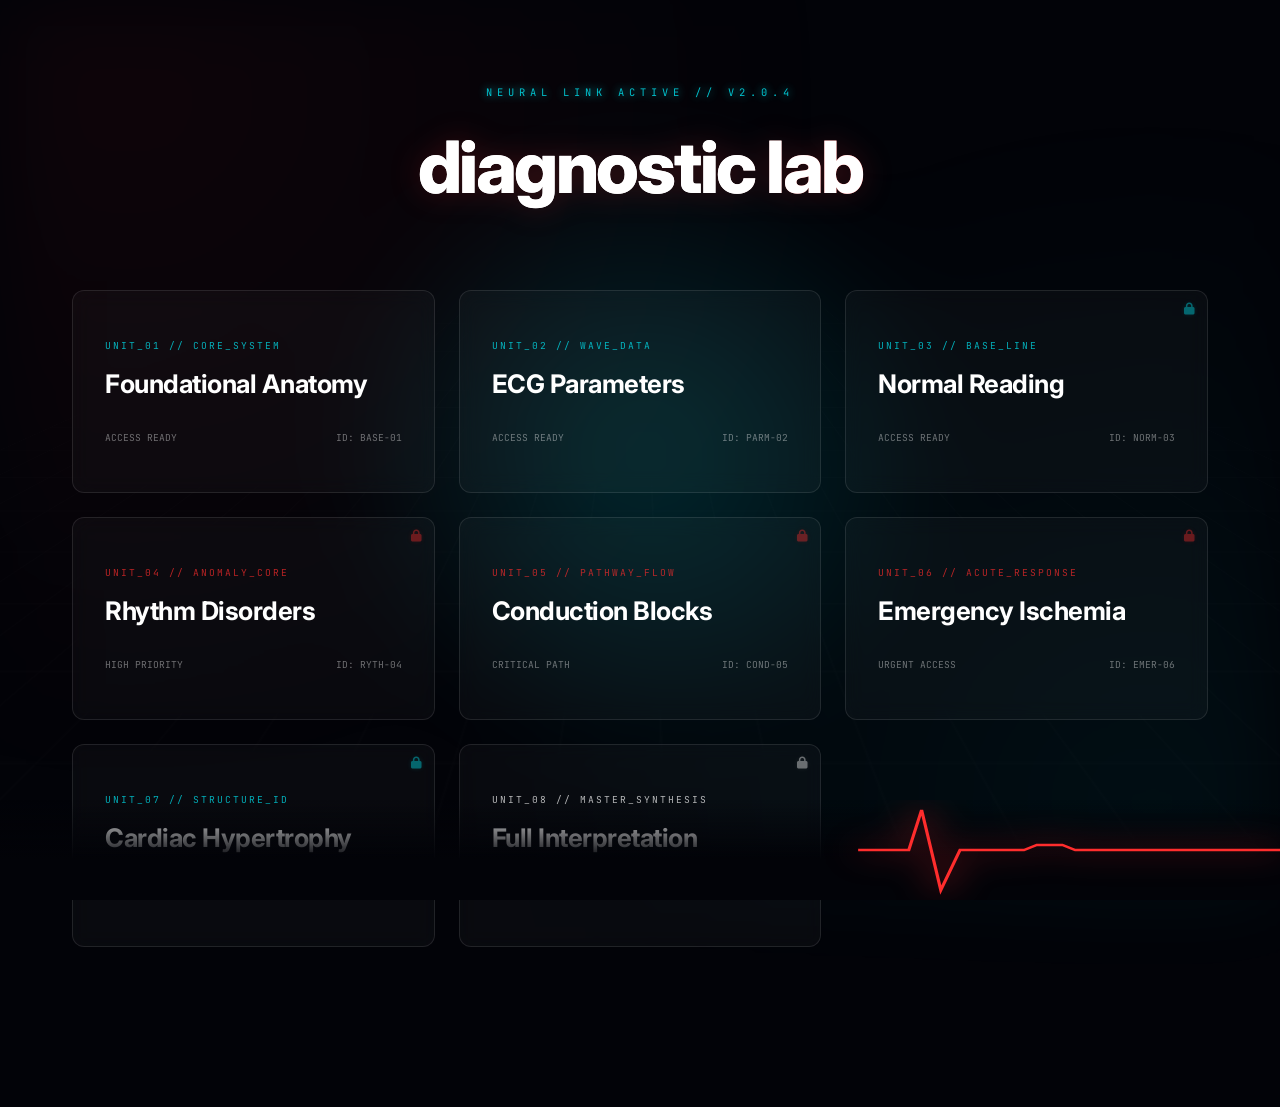
<file: DiagnosticLab.html>
<!DOCTYPE html>
<html lang="en">
<head>
    <meta charset="UTF-8">
    <meta name="viewport" content="width=device-width, initial-scale=1.0">
    <title>Intelligence Hub | Cinematic Nexus</title>
    <link href="https://fonts.googleapis.com/css2?family=Inter:wght@300;400;700;900&family=JetBrains+Mono:wght@400;700&display=swap" rel="stylesheet">
    <link rel="stylesheet" href="https://cdnjs.cloudflare.com/ajax/libs/font-awesome/6.4.0/css/all.min.css">
    
    <style>
        :root {
            --bg-deep: #020308;
            --neon-red: #ff2d2d;
            --neon-cyan: #00f2ff;
            --glass: rgba(255, 255, 255, 0.03);
            --border: rgba(255, 255, 255, 0.1);
            --transition: all 0.6s cubic-bezier(0.16, 1, 0.3, 1);
        }

        * { margin: 0; padding: 0; box-sizing: border-box; -webkit-tap-highlight-color: transparent; }

        body {
            background-color: var(--bg-deep);
            color: #fff;
            font-family: 'Inter', sans-serif;
            min-height: 100vh;
            overflow-x: hidden;
            display: flex;
            flex-direction: column;
            align-items: center;
        }

        /* --- SPATIAL LIGHTING ENVIRONMENT --- */
        .ambient-environment {
            position: fixed;
            top: 0; left: 0; width: 100%; height: 100%;
            z-index: -1;
            pointer-events: none;
            background: 
                radial-gradient(circle at var(--x, 50%) var(--y, 50%), rgba(0, 242, 255, 0.15) 0%, transparent 40%),
                radial-gradient(circle at 10% 10%, rgba(255, 45, 45, 0.05) 0%, transparent 50%),
                radial-gradient(circle at 90% 90%, rgba(0, 242, 255, 0.05) 0%, transparent 50%);
            filter: blur(40px);
        }

        .spatial-grid {
            position: fixed;
            top: 0; left: 0; width: 100%; height: 100%;
            background-image: 
                linear-gradient(rgba(255,255,255,0.02) 1px, transparent 1px),
                linear-gradient(90deg, rgba(255,255,255,0.02) 1px, transparent 1px);
            background-size: 50px 50px;
            transform: perspective(500px) rotateX(60deg) translateY(-100px);
            z-index: -1;
            opacity: 0.3;
        }

        /* --- HEADER AREA --- */
        header {
            padding: 5rem 2rem 4rem 2rem;
            text-align: center;
            max-width: 900px;
        }

        .sys-badge {
            display: inline-block;
            font-family: 'JetBrains Mono', monospace;
            font-size: 0.65rem;
            letter-spacing: 5px;
            color: var(--neon-cyan);
            text-transform: uppercase;
            margin-bottom: 1.5rem;
            text-shadow: 0 0 10px var(--neon-cyan);
            opacity: 0.8;
        }


.dynamic-title {
    font-size: clamp(2.5rem, 10vw, 4.5rem);
    font-weight: 800;
    letter-spacing: -2.5px;
    margin-bottom: 1rem;

    background: linear-gradient(
        90deg, 
        #ffffff 0%, 
        #ffffff 35%, 
        #ff3333 50%, 
        #ffffff 65%, 
        #ffffff 100%
    );

    background-size: 200% auto;

    -webkit-background-clip: text;
    background-clip: text;

    color: #fff; /* 🔥 fallback مهم */

    animation: title-flow 5s linear infinite;

    filter: drop-shadow(0 0 15px rgba(255, 51, 51, 0.2));
}
    

        /* --- NEXUS MODULE GRID --- */
        .nexus-grid {
            width: 100%;
            max-width: 1200px;
            display: grid;
            grid-template-columns: repeat(auto-fit, minmax(300px, 1fr));
            gap: 1.5rem;
            padding: 0 2rem 10rem 2rem;
        }

        .module-node {
            background: var(--glass);
            border: 1px solid var(--border);
            border-radius: 12px;
            padding: 3rem 2rem;
            position: relative;
            cursor: pointer;
            transition: var(--transition);
            backdrop-filter: blur(10px);
            display: flex;
            flex-direction: column;
            justify-content: center;
            overflow: hidden;
        }

        /* The Luminous Layer */
        .module-node::after {
            content: '';
            position: absolute;
            inset: 0;
            background: radial-gradient(circle at center, var(--accent-color, var(--neon-cyan)), transparent 70%);
            opacity: 0;
            transition: var(--transition);
            z-index: -1;
        }

        .module-node:hover {
            border-color: var(--accent-color, var(--neon-cyan));
            transform: translateY(-8px) scale(1.02);
            box-shadow: 0 20px 40px rgba(0,0,0,0.4), 0 0 20px var(--glow-color, rgba(0, 242, 255, 0.2));
        }

        .module-node:hover::after {
            opacity: 0.1;
        }

        .node-tag {
            font-family: 'JetBrains Mono', monospace;
            font-size: 0.6rem;
            letter-spacing: 2px;
            color: var(--text-color, var(--neon-cyan));
            margin-bottom: 1rem;
            opacity: 0.7;
        }

        .node-name {
            font-size: 1.6rem;
            font-weight: 700;
            letter-spacing: -0.5px;
            color: #fff;
        }

        .node-footer {
            margin-top: 2rem;
            display: flex;
            justify-content: space-between;
            align-items: center;
            font-family: 'JetBrains Mono';
            font-size: 0.6rem;
            text-transform: uppercase;
            opacity: 0.4;
        }

        /* --- CLINICAL ENERGY FOOTER --- */
        .energy-footer {
            position: fixed;
            bottom: 0; left: 0; width: 100%; height: 100px;
            pointer-events: none;
            z-index: 100;
            background: linear-gradient(to top, var(--bg-deep) 40%, transparent);
        }

        .ecg-line {
            fill: none;
            stroke: var(--neon-red);
            stroke-width: 2.5;
            stroke-dasharray: 1000;
            stroke-dashoffset: 1000;
            animation: ecg-pulse 8s linear infinite;
            filter: drop-shadow(0 0 15px var(--neon-red));
        }

        @keyframes ecg-pulse { to { stroke-dashoffset: 0; } }

        /* --- RESPONSIVE DESIGN --- */
        @media (max-width: 768px) {
            header { padding: 3rem 1.5rem 2rem 1.5rem; }
            .nexus-grid { grid-template-columns: 1fr; padding: 0 1.5rem 8rem 1.5rem; }
            .module-node { padding: 2rem; }
        }
/* Ensure the node can contain absolute elements */
.module-node {
    position: relative;
}

/* New Lock Indicator Styling */
.node-lock {
    position: absolute;
    top: 12px;
    right: 12px;
    font-size: 0.75rem;
    color: var(--accent-color);
    opacity: 0.4; /* Subtle and non-intrusive */
    pointer-events: none; /* Icons won't interfere with clicks */
    z-index: 10;
}

/* Optional: Slight glow to match the futuristic UI */
.node-lock {
    text-shadow: 0 0 5px var(--glow-color);
}



    </style>
</head>
<body>

    <div class="ambient-environment" id="ambient"></div>
    <div class="spatial-grid"></div>

    <header>
        <div class="sys-badge">NEURAL LINK ACTIVE // v2.0.4</div>
        <h1 class="dynamic-title"> diagnostic lab </h1>
    </header>

    <div class="nexus-grid">
        
      <a href="anatomy.html" style="text-decoration:none; color:inherit;">
    <div class="module-node" style="--accent-color: var(--neon-cyan); --glow-color: rgba(0, 242, 255, 0.3); --text-color: var(--neon-cyan);">
        <div class="node-tag">UNIT_01 // CORE_SYSTEM</div>
        <div class="node-name">Foundational Anatomy</div>
        <div class="node-footer">
            <span>Access Ready</span>
            <span>ID: BASE-01</span>
        </div>
    </div>
</a>

     <!-- Module 2 -->
<a href="onde.html" style="text-decoration:none; color:inherit; display:block;">

    <div class="module-node" style="--accent-color: var(--neon-cyan); --glow-color: rgba(0, 242, 255, 0.3); --text-color: var(--neon-cyan);">
        <div class="node-tag">UNIT_02 // WAVE_DATA</div>
        <div class="node-name">ECG Parameters</div>
        <div class="node-footer">
            <span>Access Ready</span>
            <span>ID: PARM-02</span>
        </div>
    </div>

</a>
<!-- Module 3 -->
        <div class="module-node" style="--accent-color: var(--neon-cyan); --glow-color: rgba(0, 242, 255, 0.3); --text-color: var(--neon-cyan);">
            <i class="fas fa-lock node-lock"></i>
            <div class="node-tag">UNIT_03 // BASE_LINE</div>
            <div class="node-name">Normal Reading</div>
            <div class="node-footer">
                <span>Access Ready</span>
                <span>ID: NORM-03</span>
            </div>
        </div>

        <!-- Module 4 -->
        <div class="module-node" style="--accent-color: var(--neon-red); --glow-color: rgba(255, 45, 45, 0.3); --text-color: var(--neon-red);">
            <i class="fas fa-lock node-lock"></i>
            <div class="node-tag">UNIT_04 // ANOMALY_CORE</div>
            <div class="node-name">Rhythm Disorders</div>
            <div class="node-footer">
                <span>High Priority</span>
                <span>ID: RYTH-04</span>
            </div>
        </div>

        <!-- Module 5 -->
        <div class="module-node" style="--accent-color: var(--neon-red); --glow-color: rgba(255, 45, 45, 0.3); --text-color: var(--neon-red);">
            <i class="fas fa-lock node-lock"></i>
            <div class="node-tag">UNIT_05 // PATHWAY_FLOW</div>
            <div class="node-name">Conduction Blocks</div>
            <div class="node-footer">
                <span>Critical Path</span>
                <span>ID: COND-05</span>
            </div>
        </div>

        <!-- Module 6 -->
        <div class="module-node" style="--accent-color: var(--neon-red); --glow-color: rgba(255, 45, 45, 0.3); --text-color: var(--neon-red);">
            <i class="fas fa-lock node-lock"></i>
            <div class="node-tag">UNIT_06 // ACUTE_RESPONSE</div>
            <div class="node-name">Emergency Ischemia</div>
            <div class="node-footer">
                <span>Urgent Access</span>
                <span>ID: EMER-06</span>
            </div>
        </div>

        <!-- Module 7 -->
        <div class="module-node" style="--accent-color: var(--neon-cyan); --glow-color: rgba(0, 242, 255, 0.3); --text-color: var(--neon-cyan);">
            <i class="fas fa-lock node-lock"></i>
            <div class="node-tag">UNIT_07 // STRUCTURE_ID</div>
            <div class="node-name">Cardiac Hypertrophy</div>
            <div class="node-footer">
                <span>Access Ready</span>
                <span>ID: STRU-07</span>
            </div>
        </div>

        <!-- Module 8 -->
        <div class="module-node" style="--accent-color: #fff; --glow-color: rgba(255, 255, 255, 0.2); --text-color: #fff;">
            <i class="fas fa-lock node-lock"></i>
            <div class="node-tag">UNIT_08 // MASTER_SYNTHESIS</div>
            <div class="node-name">Full Interpretation</div>
            <div class="node-footer">
                <span>Final Clearance</span>
                <span>ID: MAST-08</span>
            </div>
        </div>

    <!-- Persistent Energy Waveform -->
    <div class="energy-footer">
        <svg style="width:100%; height:100%" viewBox="0 0 1000 100" preserveAspectRatio="none">
            <path class="ecg-line" d="M0,50 L80,50 L85,40 L95,60 L100,50 L150,50 L160,10 L175,90 L190,50 L240,50 L250,45 L270,45 L280,50 L360,50 L365,40 L375,60 L380,50 L430,50 L440,10 L455,90 L470,50 L520,50 L530,45 L550,45 L560,50 L640,50 L645,40 L655,60 L660,50 L710,50 L720,10 L735,90 L750,50 L800,50 L810,45 L830,45 L840,50 L1000,50" />
        </svg>
    </div>

    <script>
        // Immersive Spatial Light Tracking
        document.addEventListener('mousemove', (e) => {
            const x = (e.clientX / window.innerWidth) * 100;
            const y = (e.clientY / window.innerHeight) * 100;
            document.documentElement.style.setProperty('--x', `${x}%`);
            document.documentElement.style.setProperty('--y', `${y}%`);
        });

        // Subtle Interaction Logic
        document.querySelectorAll('.module-node').forEach(node => {
            node.addEventListener('click', () => {
                node.style.transform = 'scale(0.95) translateY(0px)';
                setTimeout(() => {
                    node.style.transform = '';
                }, 200);
            });
        });
    </script>
</body>
</html>
</file>
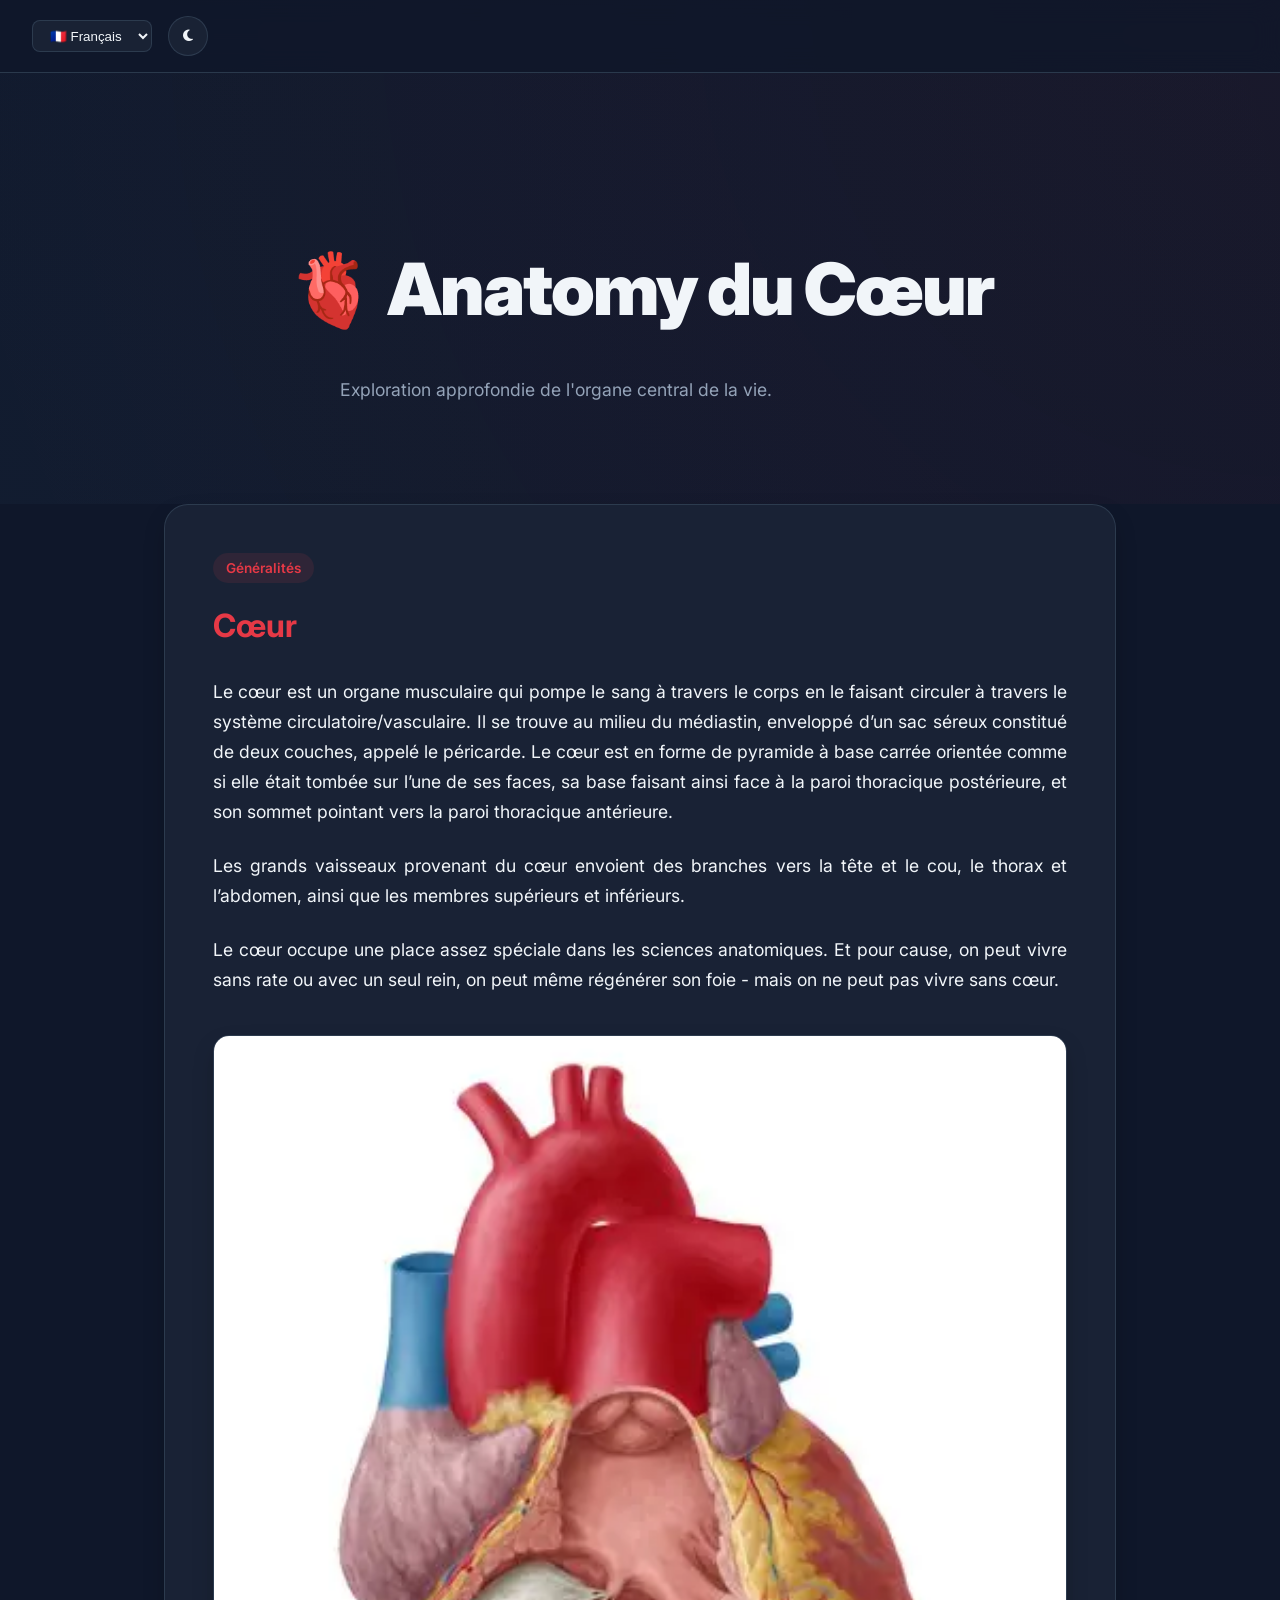
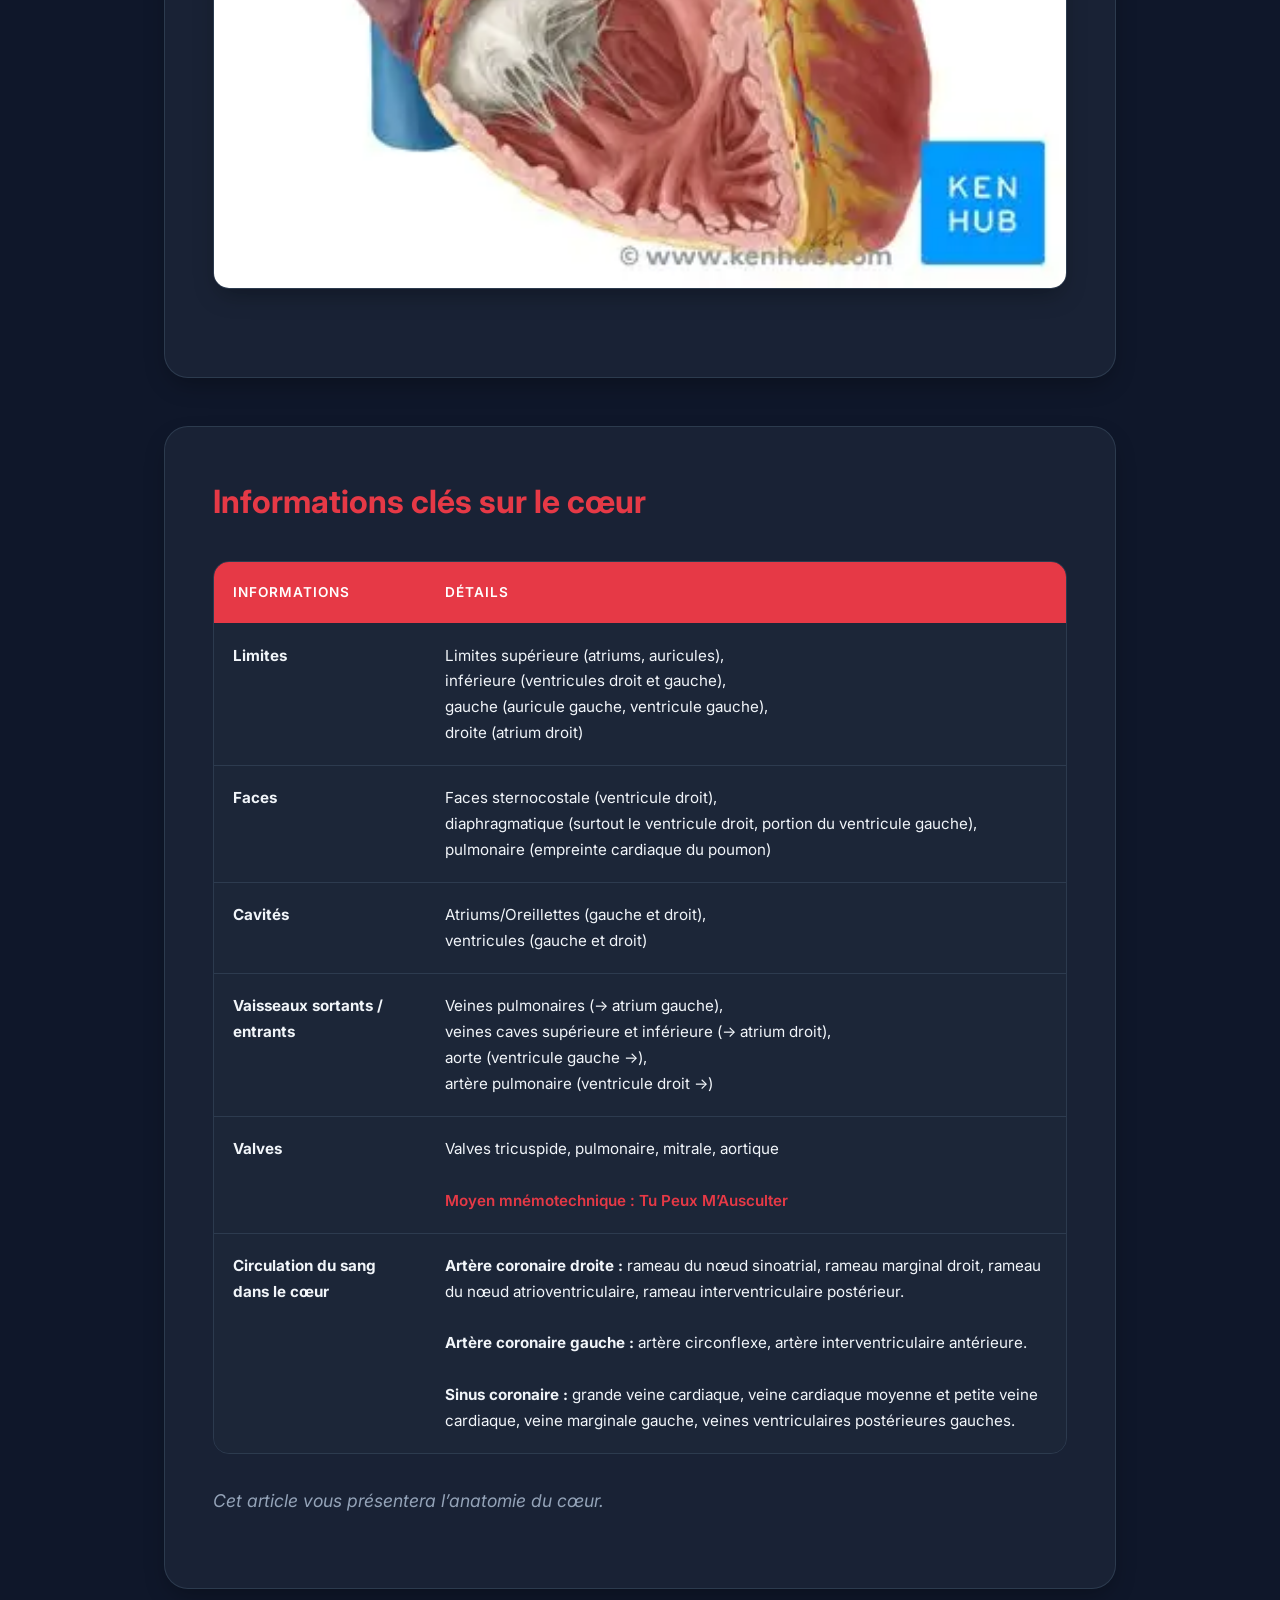
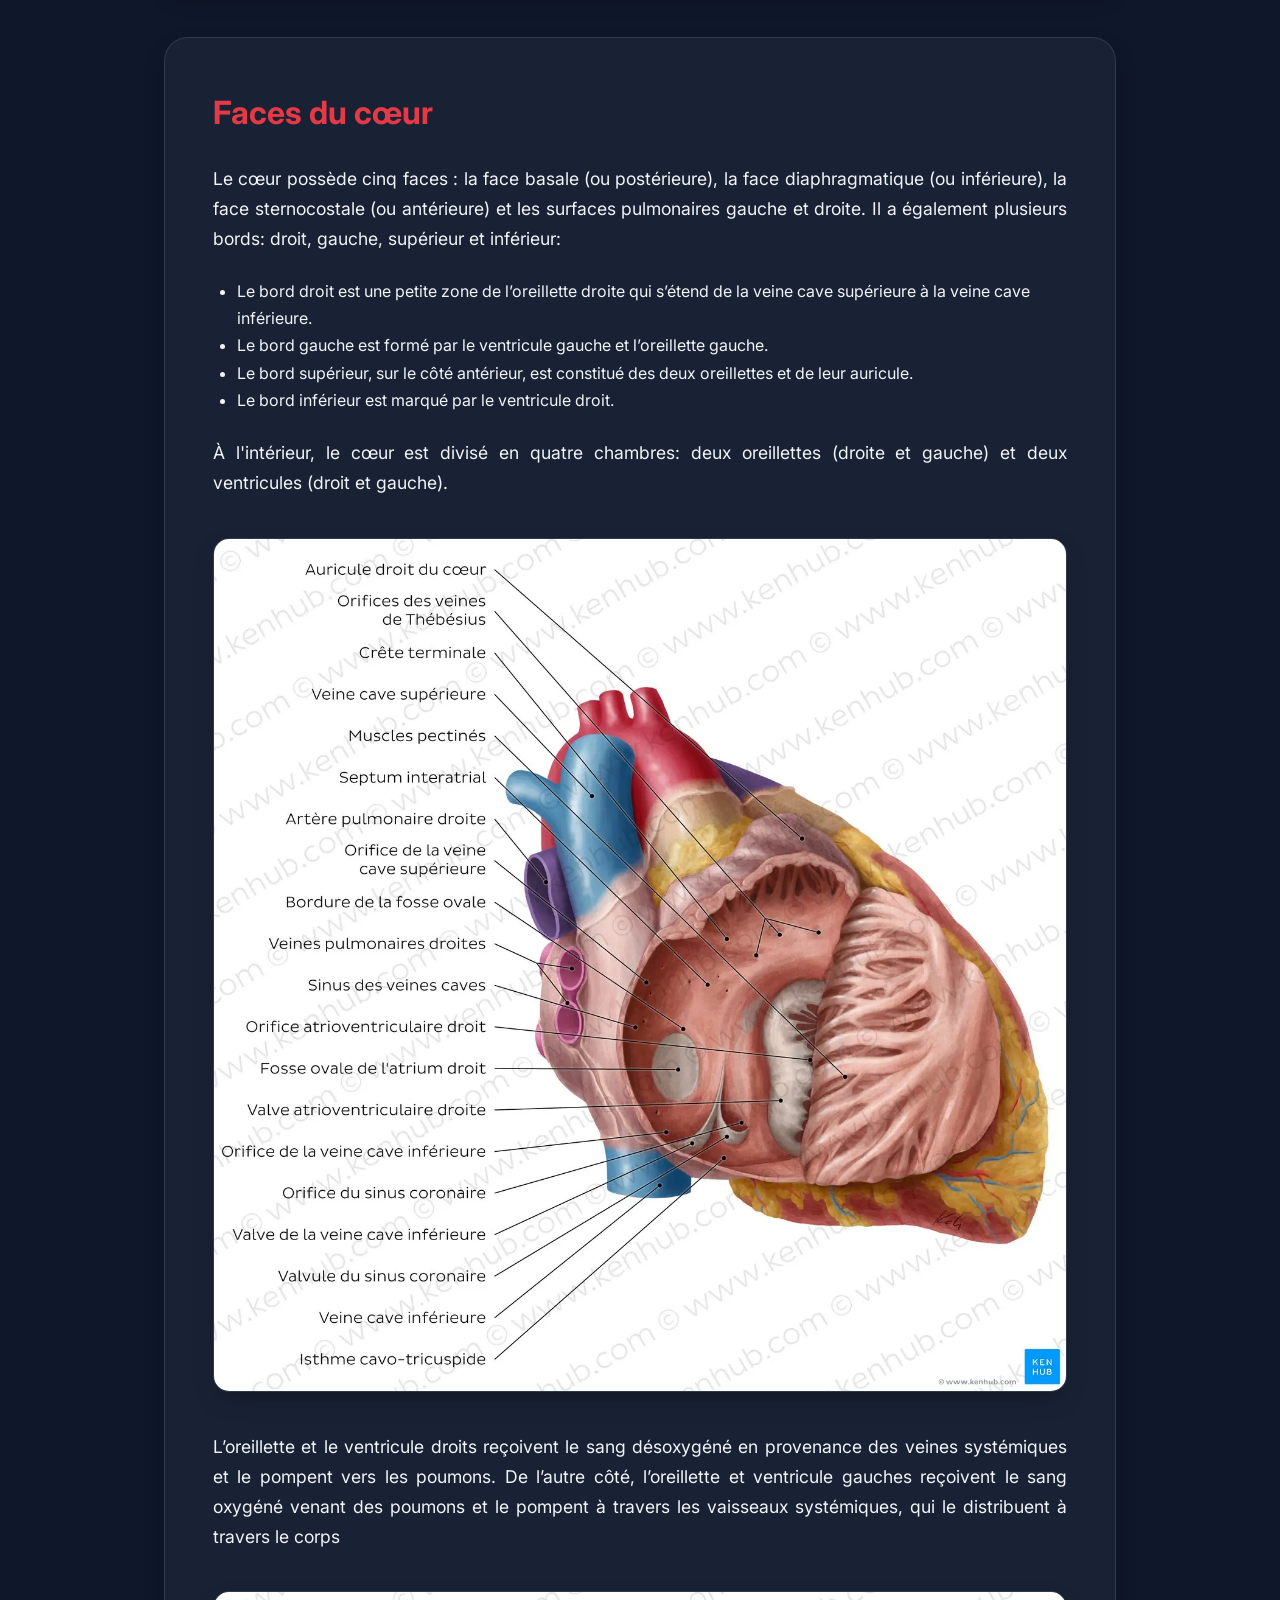
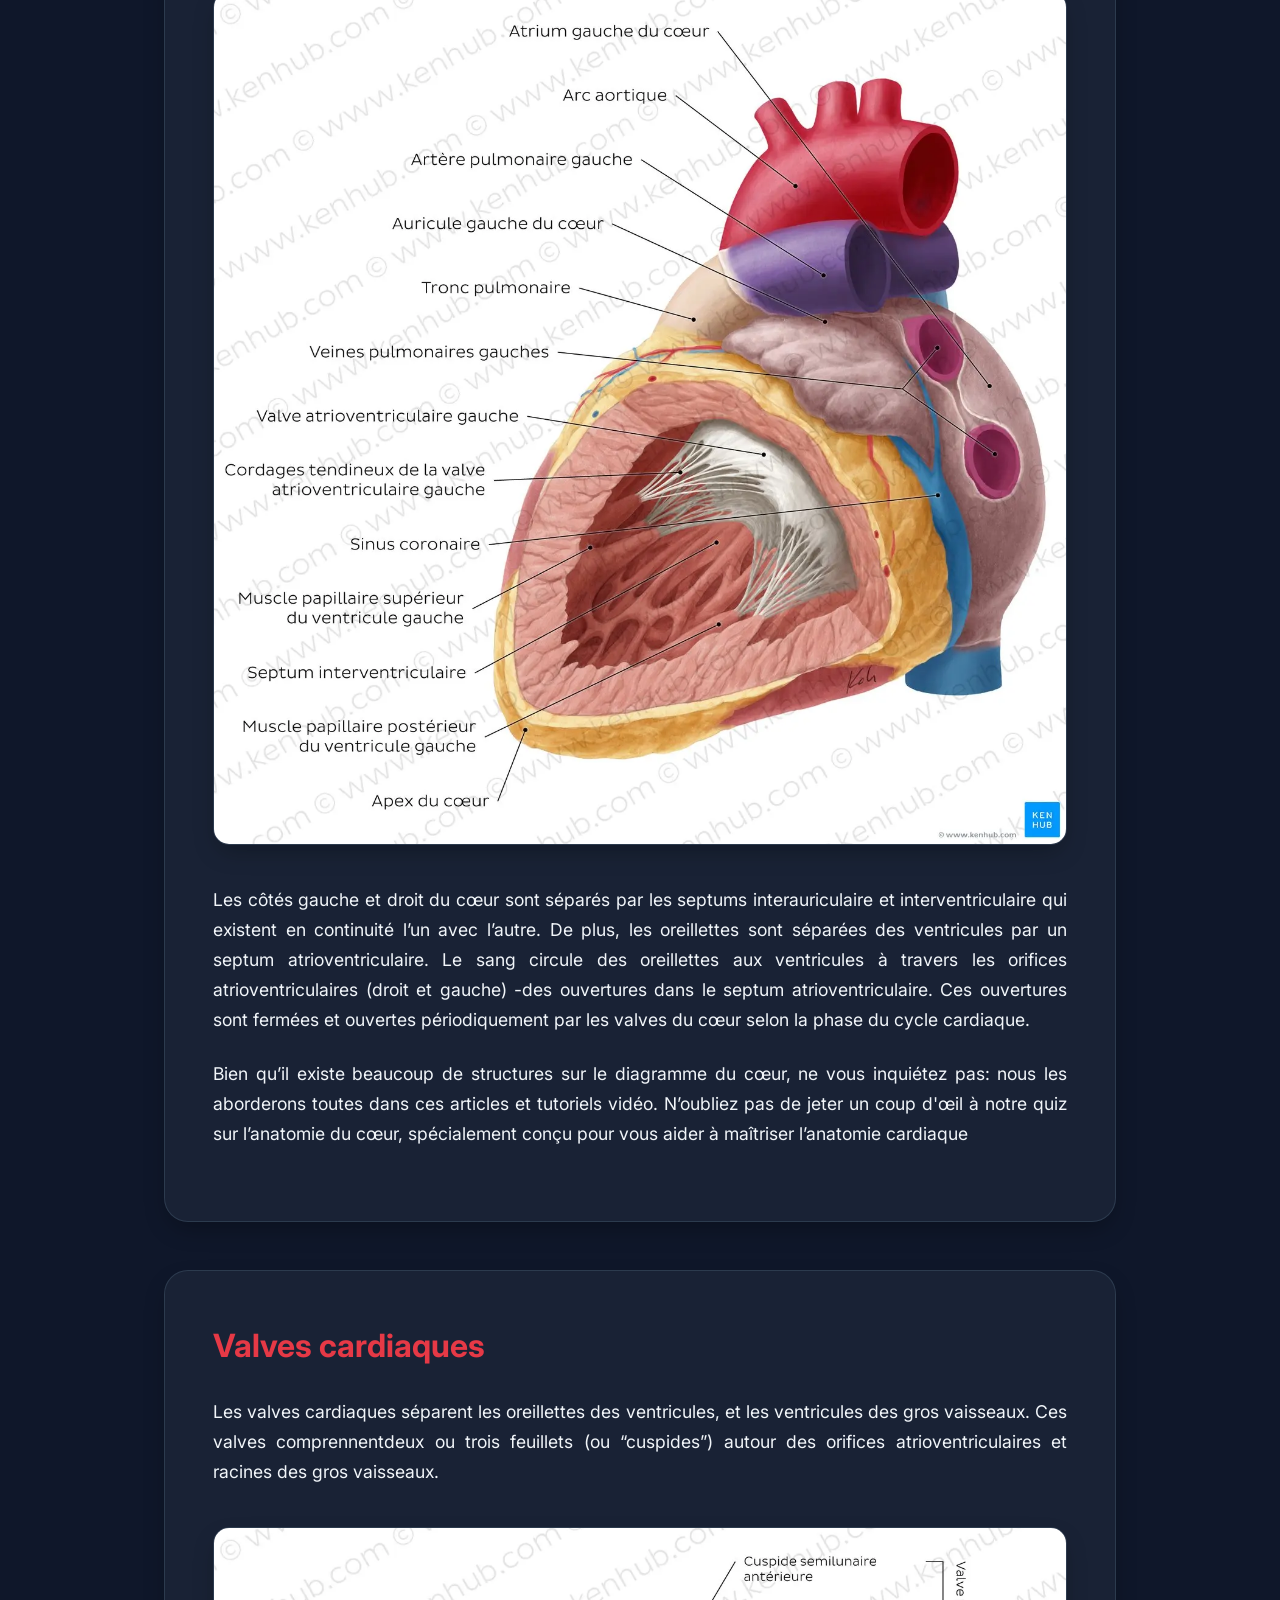
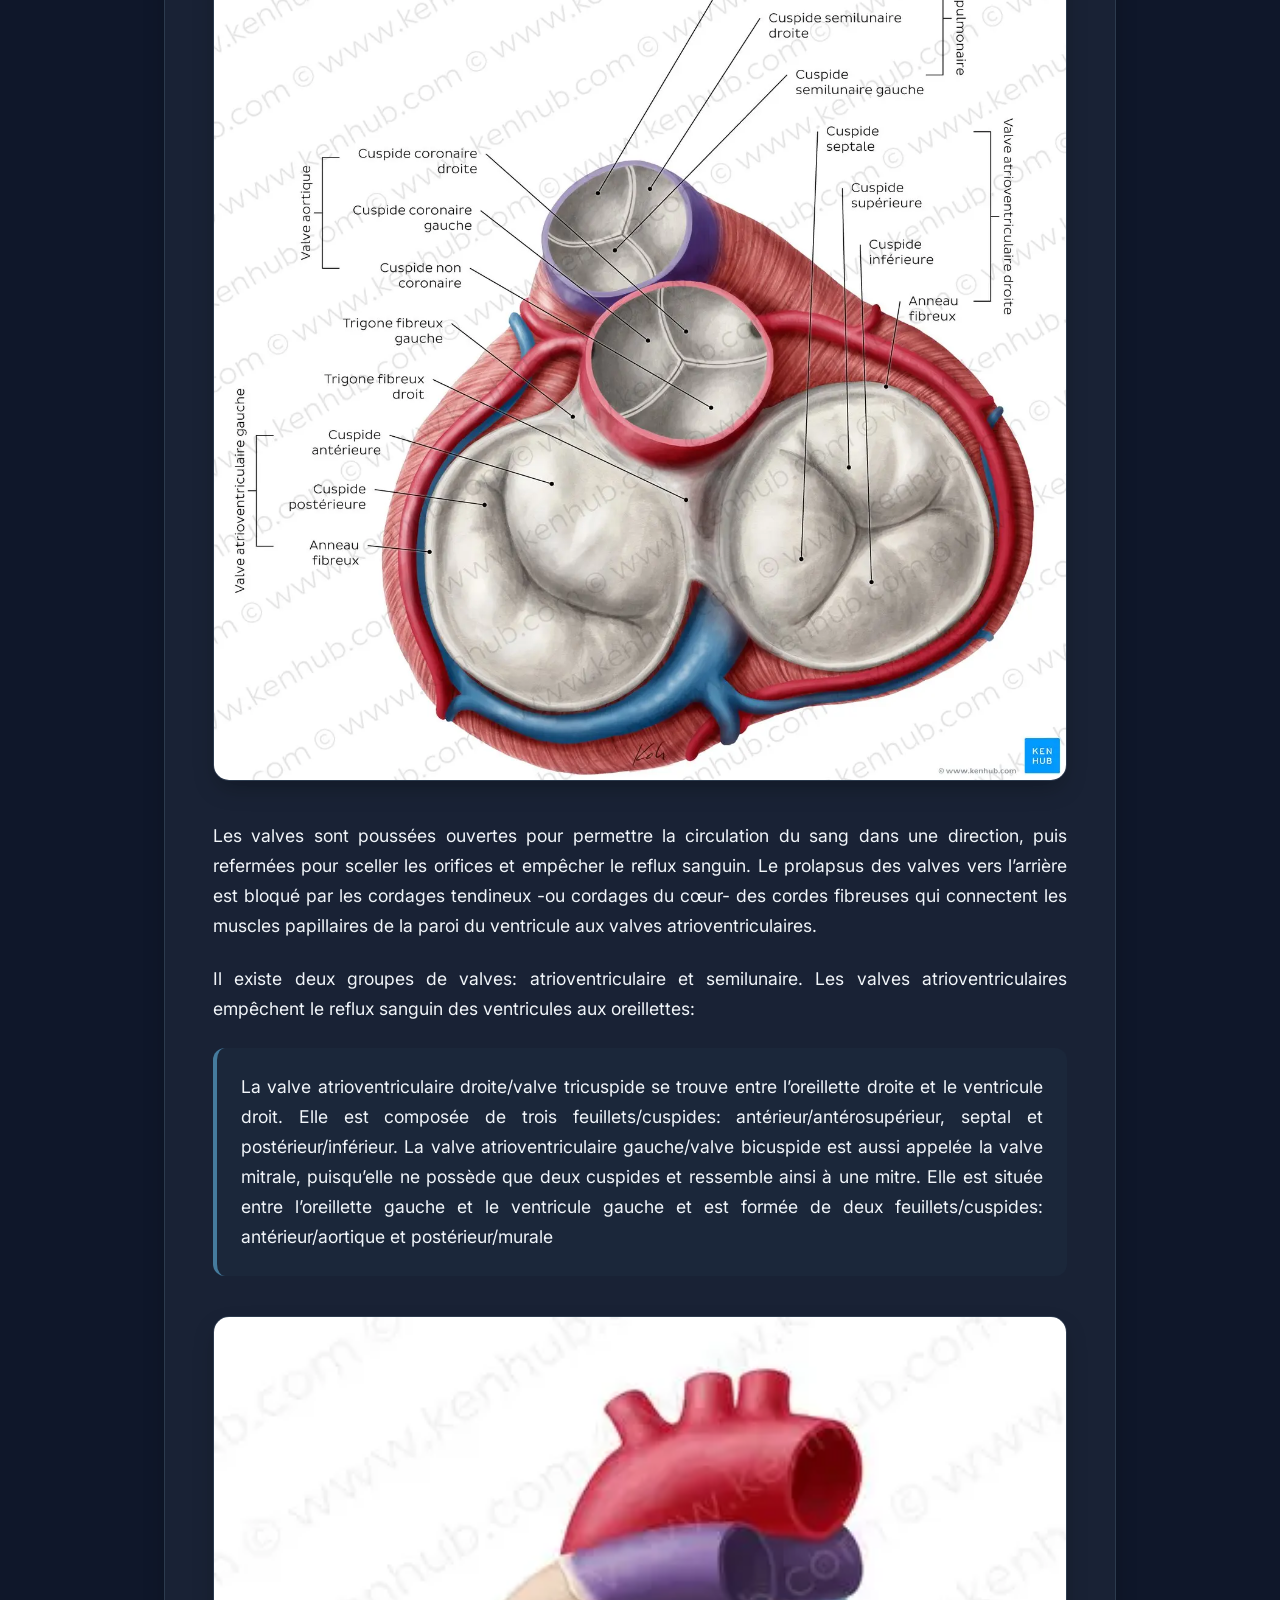
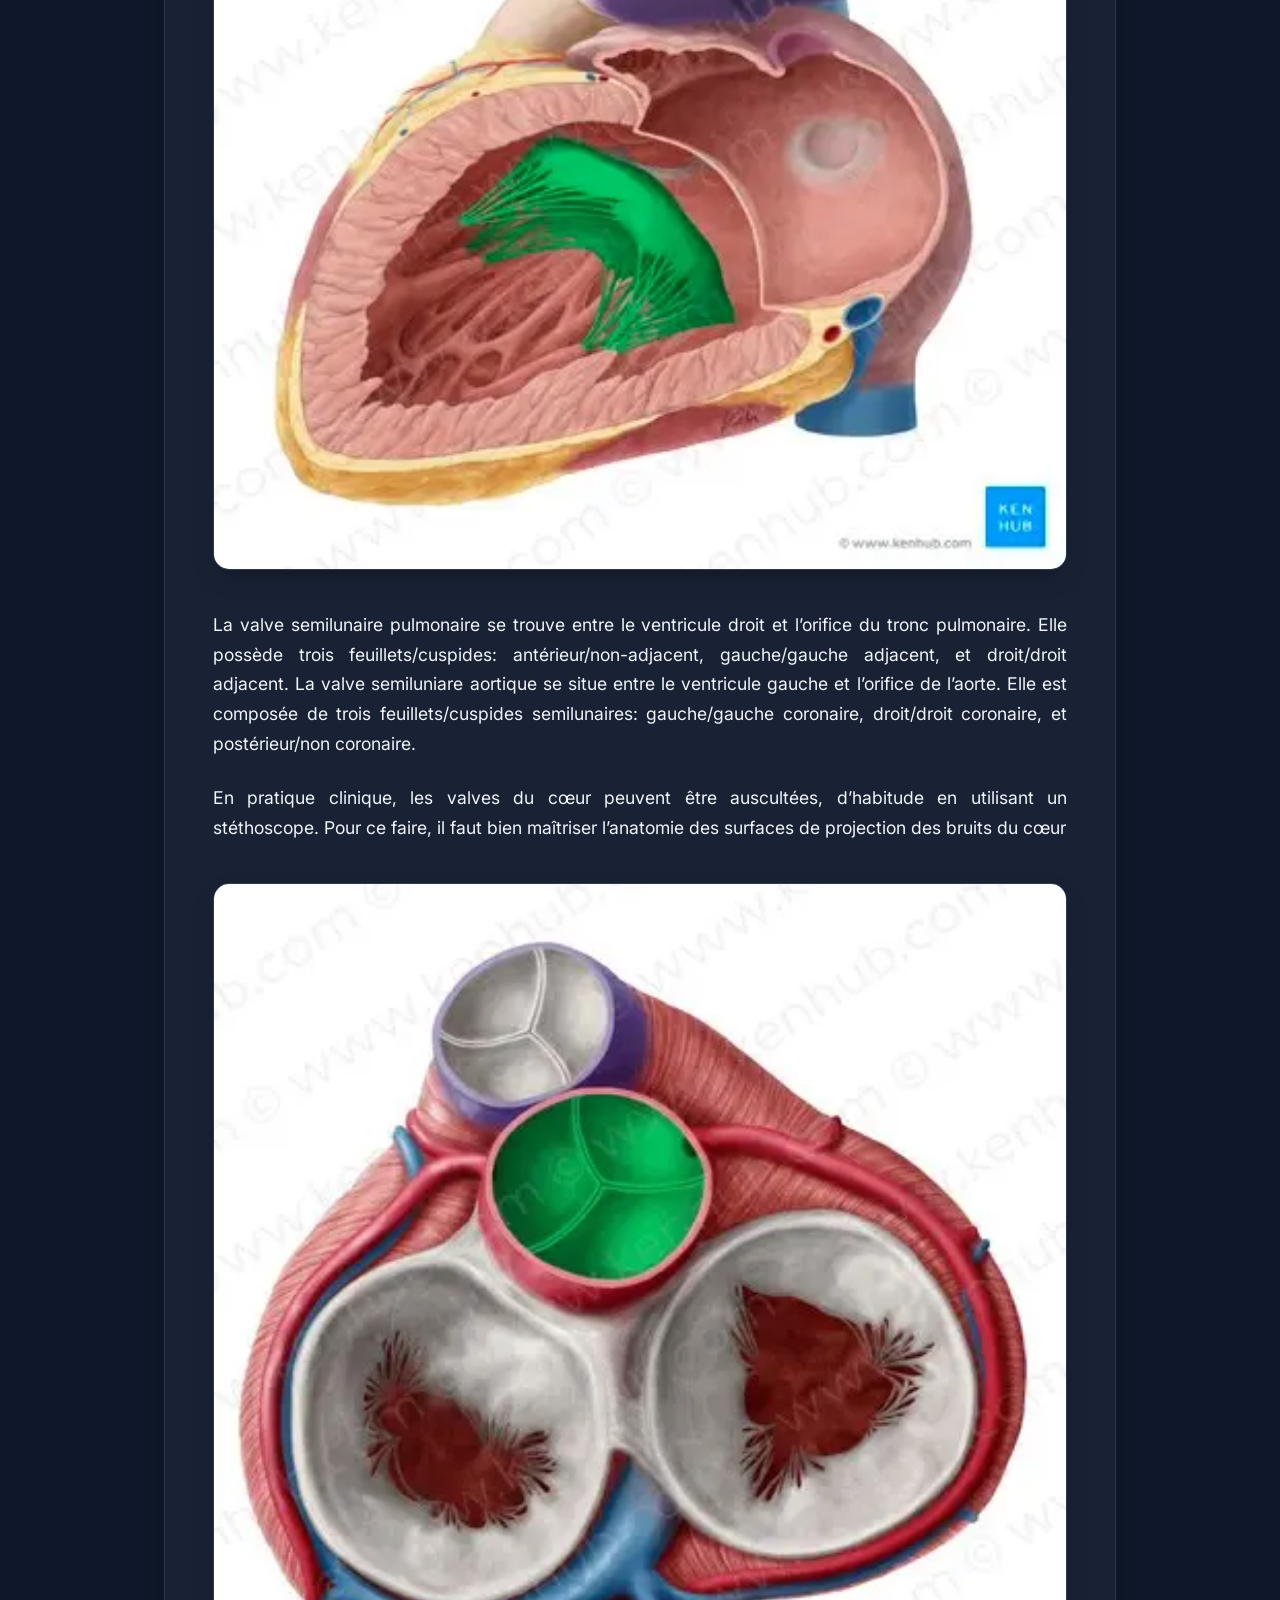
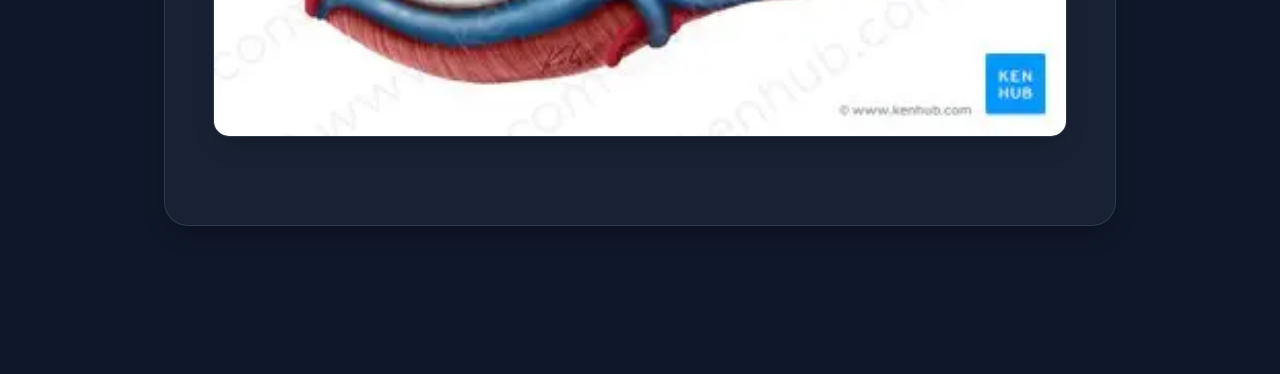
<file: HAFSA.html>
<!DOCTYPE html>
<html lang="fr" dir="ltr">
<head>
    <meta charset="UTF-8">
    <meta name="viewport" content="width=device-width, initial-scale=1.0">
    <title>CardioAnatomy Pro | Plateforme d'Éducation Médicale</title>
    
    <!-- Google Fonts -->
    <link href="https://fonts.googleapis.com/css2?family=Inter:wght@300;400;500;600;700;800&family=Noto+Sans+Arabic:wght@400;700&display=swap" rel="stylesheet">
    
    <!-- Font Awesome for Medical Icons -->
    <link rel="stylesheet" href="https://cdnjs.cloudflare.com/ajax/libs/font-awesome/6.4.0/css/all.min.css">

    <style>
        :root {
            /* Medical Color Palette */
            --primary-red: #e63946;
            --secondary-blue: #1d3557;
            --accent-teal: #457b9d;
            --ecg-green: #00ff41;
            
            /* Theme Variables - Default Light */
            --bg-body: #f8fafc;
            --bg-card: rgba(255, 255, 255, 0.8);
            --text-main: #1e293b;
            --text-muted: #64748b;
            --border-color: rgba(226, 232, 240, 0.8);
            --glass-bg: rgba(255, 255, 255, 0.7);
            --shadow: 0 10px 25px -5px rgba(0, 0, 0, 0.05);
            --nav-bg: rgba(255, 255, 255, 0.8);
        }

        [data-theme="dark"] {
            --bg-body: #0f172a;
            --bg-card: rgba(30, 41, 59, 0.7);
            --text-main: #f1f5f9;
            --text-muted: #94a3b8;
            --border-color: rgba(51, 65, 85, 0.8);
            --glass-bg: rgba(15, 23, 42, 0.7);
            --shadow: 0 10px 25px -5px rgba(0, 0, 0, 0.3);
            --nav-bg: rgba(15, 23, 42, 0.8);
        }

        * {
            margin: 0;
            padding: 0;
            box-sizing: border-box;
            transition: background-color 0.3s ease, color 0.3s ease;
        }

        html {
            scroll-behavior: smooth;
        }

        body {
            font-family: 'Inter', 'Noto Sans Arabic', sans-serif;
            background-color: var(--bg-body);
            color: var(--text-main);
            line-height: 1.7;
            overflow-x: hidden;
        }

        /* --- UI Components --- */

        /* Progress Bar */
        #reading-progress {
            position: fixed;
            top: 0;
            left: 0;
            width: 0%;
            height: 4px;
            background: linear-gradient(to right, var(--primary-red), var(--accent-teal));
            z-index: 9999;
        }

        /* Glassmorphism Navigation */
        nav {
            position: fixed;
            top: 0;
            width: 100%;
            padding: 1rem 2rem;
            background: var(--nav-bg);
            backdrop-filter: blur(12px);
            -webkit-backdrop-filter: blur(12px);
            border-bottom: 1px solid var(--border-color);
            display: flex;
            justify-content: space-between;
            align-items: center;
            z-index: 1000;
        }

        .logo {
            font-weight: 800;
            font-size: 1.4rem;
            color: var(--primary-red);
            display: flex;
            align-items: center;
            gap: 10px;
        }

        .nav-controls {
            display: flex;
            gap: 1rem;
            align-items: center;
        }

        .btn-toggle {
            background: var(--bg-card);
            border: 1px solid var(--border-color);
            padding: 0.5rem;
            border-radius: 50%;
            cursor: pointer;
            color: var(--text-main);
            width: 40px;
            height: 40px;
            display: flex;
            align-items: center;
            justify-content: center;
        }

        select#langSelect {
            background: var(--bg-card);
            color: var(--text-main);
            border: 1px solid var(--border-color);
            padding: 0.4rem 0.8rem;
            border-radius: 8px;
            cursor: pointer;
            font-weight: 500;
        }

        /* --- Hero Section --- */
        .hero {
            padding: 180px 1rem 100px;
            text-align: center;
            background: radial-gradient(circle at top right, rgba(230, 57, 70, 0.05), transparent),
                        radial-gradient(circle at bottom left, rgba(69, 123, 157, 0.05), transparent);
            position: relative;
        }

        .hero h1 {
            font-size: clamp(2.5rem, 8vw, 4.5rem);
            font-weight: 900;
            margin-bottom: 1.5rem;
            letter-spacing: -2px;
        }

        .hero .ecg-line {
            width: 200px;
            height: 40px;
            margin: 0 auto;
            stroke: var(--primary-red);
            stroke-width: 2;
            fill: none;
            stroke-dasharray: 1000;
            stroke-dashoffset: 1000;
            animation: ecg-draw 4s linear infinite;
        }

        @keyframes ecg-draw {
            to { stroke-dashoffset: 0; }
        }

        /* --- Main Layout --- */
        .container {
            max-width: 1000px;
            margin: 0 auto;
            padding: 0 1.5rem 100px;
        }

        .section-card {
            background: var(--bg-card);
            border: 1px solid var(--border-color);
            border-radius: 24px;
            padding: 3rem;
            margin-bottom: 3rem;
            box-shadow: var(--shadow);
            backdrop-filter: blur(8px);
            -webkit-backdrop-filter: blur(8px);
            transform: translateY(30px);
            opacity: 0;
            transition: all 0.8s ease-out;
        }

        .section-card.reveal {
            transform: translateY(0);
            opacity: 1;
        }

        h2 {
            font-size: 2rem;
            margin-bottom: 1.5rem;
            color: var(--primary-red);
            display: flex;
            align-items: center;
            gap: 15px;
        }

        p {
            margin-bottom: 1.5rem;
            font-size: 1.1rem;
            color: var(--text-main);
            text-align: justify;
        }

        /* --- Visuals --- */
        .image-wrapper {
            position: relative;
            margin: 2.5rem 0;
            border-radius: 16px;
            overflow: hidden;
            box-shadow: var(--shadow);
            border: 1px solid var(--border-color);
        }

        .image-wrapper img {
            width: 100%;
            display: block;
            transition: transform 0.5s ease;
            cursor: zoom-in;
        }

        .image-wrapper:hover img {
            transform: scale(1.05);
        }

        /* --- Modern Table --- */
        .table-container {
            width: 100%;
            overflow-x: auto;
            margin: 2rem 0;
            border-radius: 16px;
            border: 1px solid var(--border-color);
        }

        table {
            width: 100%;
            border-collapse: collapse;
            background: var(--bg-card);
            min-width: 600px;
        }

        th {
            background: var(--primary-red);
            color: white;
            padding: 1.2rem;
            text-align: left;
            font-weight: 600;
            text-transform: uppercase;
            font-size: 0.85rem;
            letter-spacing: 1px;
        }

        td {
            padding: 1.2rem;
            border-bottom: 1px solid var(--border-color);
            vertical-align: top;
            font-size: 0.95rem;
        }

        tr:last-child td { border-bottom: none; }
        tr:hover td { background: rgba(230, 57, 70, 0.03); }

        /* --- Utilities --- */
        .badge {
            display: inline-block;
            padding: 0.2rem 0.8rem;
            background: rgba(230, 57, 70, 0.1);
            color: var(--primary-red);
            border-radius: 50px;
            font-size: 0.85rem;
            font-weight: 600;
            margin-bottom: 1rem;
        }

        .floating-top {
            position: fixed;
            bottom: 30px;
            right: 30px;
            width: 50px;
            height: 50px;
            background: var(--primary-red);
            color: white;
            border-radius: 50%;
            display: flex;
            align-items: center;
            justify-content: center;
            text-decoration: none;
            opacity: 0;
            visibility: hidden;
            transition: 0.3s;
            z-index: 1000;
            box-shadow: 0 5px 15px rgba(230, 57, 70, 0.3);
        }

        .floating-top.visible {
            opacity: 1;
            visibility: visible;
        }

        /* RTL Adjustments */
        [dir="rtl"] th, [dir="rtl"] td {
            text-align: right;
        }
        [dir="rtl"] .floating-top {
            right: auto;
            left: 30px;
        }

        @media (max-width: 768px) {
            .section-card { padding: 1.5rem; }
            .hero { padding-top: 120px; }
            nav { padding: 0.8rem 1rem; }
            .logo span { display: none; }
        }
    </style>
</head>
<body data-theme="dark">

    <div id="reading-progress"></div>

    <nav>
       
        <div class="nav-controls">
            <select id="langSelect" onchange="changeLanguage()">
                <option value="fr">🇫🇷 Français</option>
                <option value="en">🇺🇸 English</option>
                <option value="ar">🇩🇿 العربية</option>
            </select>
            <button class="btn-toggle" onclick="toggleTheme()" title="Changer le thème">
                <i class="fa-solid fa-moon" id="themeIcon"></i>
            </button>
        </div>
    </nav>

    <header class="hero">
        <svg class="ecg-line" viewBox="0 0 200 40">
            <polyline points="0,20 20,20 25,5 35,35 40,20 60,20 65,5 75,35 80,20 100,20 105,0 115,40 120,20 140,20 145,10 155,30 160,20 200,20" />
        </svg>
        <h1 id="mainTitle" data-content="h1-1">🫀 Anatomy du Cœur</h1>
        <p style="max-width: 600px; margin: 0 auto; color: var(--text-muted);" id="subtitle" data-content="sub">
            Exploration approfondie de l'organe central de la vie.
        </p>
    </header>

    <main class="container">
        
        <!-- Introduction Section -->
        <section class="section-card" id="intro">
            <span class="badge" data-content="badge-1">Généralités</span>
            <h2 id="h2-1" data-content="h2-1">Cœur</h2>
            <p id="p-1" data-content="p-1">
                Le cœur est un organe musculaire qui pompe le sang à travers le corps en le faisant circuler à travers le système circulatoire/vasculaire. Il se trouve au milieu du médiastin, enveloppé d’un sac séreux constitué de deux couches, appelé le péricarde. Le cœur est en forme de pyramide à base carrée orientée comme si elle était tombée sur l’une de ses faces, sa base faisant ainsi face à la paroi thoracique postérieure, et son sommet pointant vers la paroi thoracique antérieure.
            </p>
            <p id="p-2" data-content="p-2">
                Les grands vaisseaux provenant du cœur envoient des branches vers la tête et le cou, le thorax et l’abdomen, ainsi que les membres supérieurs et inférieurs. 
            </p>
            <p id="p-3" data-content="p-3">
                Le cœur occupe une place assez spéciale dans les sciences anatomiques. Et pour cause, on peut vivre sans rate ou avec un seul rein, on peut même régénérer son foie - mais on ne peut pas vivre sans cœur.
            </p>
            
            <div class="image-wrapper">
                <img src="Heart_Thumbnail.webp" alt="Anatomy of the heart">
            </div>
        </section>

        <!-- Key Information Table Section -->
        <section class="section-card">
            <h2 id="h2-2" data-content="h2-2">Informations clés sur le cœur</h2>
            <div class="table-container">
                <table id="infoTable">
                    <thead>
                        <tr>
                            <th id="th-1" data-content="th-1">Informations</th>
                            <th id="th-2" data-content="th-2">Détails</th>
                        </tr>
                    </thead>
                    <tbody>
                        <tr>
                            <td id="td-l-1" data-content="td-l-1"><strong>Limites</strong></td>
                            <td id="td-r-1" data-content="td-r-1">
                                Limites supérieure (atriums, auricules),<br>
                                inférieure (ventricules droit et gauche),<br>
                                gauche (auricule gauche, ventricule gauche),<br>
                                droite (atrium droit)
                            </td>
                        </tr>
                        <tr>
                            <td id="td-l-2" data-content="td-l-2"><strong>Faces</strong></td>
                            <td id="td-r-2" data-content="td-r-2">
                                Faces sternocostale (ventricule droit),<br>
                                diaphragmatique (surtout le ventricule droit, portion du ventricule gauche),<br>
                                pulmonaire (empreinte cardiaque du poumon)
                            </td>
                        </tr>
                        <tr>
                            <td id="td-l-3" data-content="td-l-3"><strong>Cavités</strong></td>
                            <td id="td-r-3" data-content="td-r-3">
                                Atriums/Oreillettes (gauche et droit),<br>
                                ventricules (gauche et droit)
                            </td>
                        </tr>
                        <tr>
                            <td id="td-l-4" data-content="td-l-4"><strong>Vaisseaux sortants / entrants</strong></td>
                            <td id="td-r-4" data-content="td-r-4">
                                Veines pulmonaires (→ atrium gauche),<br>
                                veines caves supérieure et inférieure (→ atrium droit),<br>
                                aorte (ventricule gauche →),<br>
                                artère pulmonaire (ventricule droit →)
                            </td>
                        </tr>
                        <tr>
                            <td id="td-l-5" data-content="td-l-5"><strong>Valves</strong></td>
                            <td id="td-r-5" data-content="td-r-5">
                                Valves tricuspide, pulmonaire, mitrale, aortique
                                <br><br>
                                <span style="color: var(--primary-red); font-weight: 600;">Moyen mnémotechnique : Tu Peux M’Ausculter</span>
                            </td>
                        </tr>
                        <tr>
                            <td id="td-l-6" data-content="td-l-6"><strong>Circulation du sang dans le cœur</strong></td>
                            <td id="td-r-6" data-content="td-r-6">
                                <strong>Artère coronaire droite :</strong> rameau du nœud sinoatrial, rameau marginal droit, rameau du nœud atrioventriculaire, rameau interventriculaire postérieur.
                                <br><br>
                                <strong>Artère coronaire gauche :</strong> artère circonflexe, artère interventriculaire antérieure.
                                <br><br>
                                <strong>Sinus coronaire :</strong> grande veine cardiaque, veine cardiaque moyenne et petite veine cardiaque, veine marginale gauche, veines ventriculaires postérieures gauches.
                            </td>
                        </tr>
                    </tbody>
                </table>
            </div>
            <p id="p-4" data-content="p-4" style="font-style: italic; color: var(--text-muted);">
                Cet article vous présentera l’anatomie du cœur.
            </p>
        </section>

        <!-- Faces Section -->
        <section class="section-card">
            <h2 id="h2-3" data-content="h2-3">Faces du cœur</h2>
            <p id="p-5" data-content="p-5">
                Le cœur possède cinq faces : la face basale (ou postérieure), la face diaphragmatique (ou inférieure), la face sternocostale (ou antérieure) et les surfaces pulmonaires gauche et droite. Il a également plusieurs bords: droit, gauche, supérieur et inférieur:
            </p>
            <ul style="padding: 0 1.5rem; margin-bottom: 1.5rem;" id="list-1">
                <li data-content="li-1">Le bord droit est une petite zone de l’oreillette droite qui s’étend de la veine cave supérieure à la veine cave inférieure.</li>
                <li data-content="li-2">Le bord gauche est formé par le ventricule gauche et l’oreillette gauche.</li>
                <li data-content="li-3">Le bord supérieur, sur le côté antérieur, est constitué des deux oreillettes et de leur auricule.</li>
                <li data-content="li-4">Le bord inférieur est marqué par le ventricule droit.</li>
            </ul>
            <p id="p-6" data-content="p-6">
                À l'intérieur, le cœur est divisé en quatre chambres: deux oreillettes (droite et gauche) et deux ventricules (droit et gauche).
            </p>
            <div class="image-wrapper">
                <img src="cWled2OsduUf2qH2JIz3w_heart-right-atrium_fr.webp" alt="Right Atrium View">
            </div>
            <p id="p-7" data-content="p-7">
                L’oreillette et le ventricule droits reçoivent le sang désoxygéné en provenance des veines systémiques et le pompent vers les poumons. De l’autre côté, l’oreillette et ventricule gauches reçoivent le sang oxygéné venant des poumons et le pompent à travers les vaisseaux systémiques, qui le distribuent à travers le corps
            </p>
            <div class="image-wrapper">
                <img src="VgFxbVdmQMzb4Rkyk00KfQ_heart-left-ventricle_fr-1.webp" alt="Left Ventricle View">
            </div>
            <p id="p-8" data-content="p-8">
                Les côtés gauche et droit du cœur sont séparés par les septums interauriculaire et interventriculaire qui existent en continuité l’un avec l’autre. De plus, les oreillettes sont séparées des ventricules par un septum atrioventriculaire. Le sang circule des oreillettes aux ventricules à travers les orifices atrioventriculaires (droit et gauche) -des ouvertures dans le septum atrioventriculaire. Ces ouvertures sont fermées et ouvertes périodiquement par les valves du cœur selon la phase du cycle cardiaque.
            </p>
            <p id="p-9" data-content="p-9">
                Bien qu’il existe beaucoup de structures sur le diagramme du cœur, ne vous inquiétez pas: nous les aborderons toutes dans ces articles et tutoriels vidéo. N’oubliez pas de jeter un coup d'œil à notre quiz sur l’anatomie du cœur, spécialement conçu pour vous aider à maîtriser l’anatomie cardiaque
            </p>
        </section>

        <!-- Valves Section -->
        <section class="section-card">
            <h2 id="h2-4" data-content="h2-4">Valves cardiaques</h2>
            <p id="p-10" data-content="p-10">
                Les valves cardiaques séparent les oreillettes des ventricules, et les ventricules des gros vaisseaux. Ces valves comprennentdeux ou trois feuillets (ou “cuspides”) autour des orifices atrioventriculaires et racines des gros vaisseaux.
            </p>
            <div class="image-wrapper">
                <img src="mOjX43SjdaV64xZJwqJSQ_heart-valves_fr.webp" alt="Heart Valves Overview">
            </div>
            <p id="p-11" data-content="p-11">
                Les valves sont poussées ouvertes pour permettre la circulation du sang dans une direction, puis refermées pour sceller les orifices et empêcher le reflux sanguin. Le prolapsus des valves vers l’arrière est bloqué par les cordages tendineux -ou cordages du cœur- des cordes fibreuses qui connectent les muscles papillaires de la paroi du ventricule aux valves atrioventriculaires.
            </p>
            <p id="p-12" data-content="p-12">
                Il existe deux groupes de valves: atrioventriculaire et semilunaire. Les valves atrioventriculaires empêchent le reflux sanguin des ventricules aux oreillettes:
            </p>
            <div style="background: rgba(69, 123, 157, 0.05); padding: 1.5rem; border-radius: 12px; border-left: 4px solid var(--accent-teal); margin-bottom: 2rem;">
                <p id="p-13" data-content="p-13" style="margin-bottom: 0;">
                    La valve atrioventriculaire droite/valve tricuspide se trouve entre l’oreillette droite et le ventricule droit. Elle est composée de trois feuillets/cuspides: antérieur/antérosupérieur, septal et postérieur/inférieur.
                    La valve atrioventriculaire gauche/valve bicuspide est aussi appelée la valve mitrale, puisqu’elle ne possède que deux cuspides et ressemble ainsi à une mitre. Elle est située entre l’oreillette gauche et le ventricule gauche et est formée de deux feuillets/cuspides: antérieur/aortique et postérieur/murale
                </p>
            </div>
            <div class="image-wrapper">
                <img src="ttWuS2lI2qjWdP4S73g_valva-atrioventricularis-sinistra-valva-mitralis.webp" alt="Mitral Valve">
            </div>
            <p id="p-14" data-content="p-14">
                La valve semilunaire pulmonaire se trouve entre le ventricule droit et l’orifice du tronc pulmonaire. Elle possède trois feuillets/cuspides: antérieur/non-adjacent, gauche/gauche adjacent, et droit/droit adjacent.
                La valve semiluniare aortique se situe entre le ventricule gauche et l’orifice de l’aorte. Elle est composée de trois feuillets/cuspides semilunaires: gauche/gauche coronaire, droit/droit coronaire, et postérieur/non coronaire.
            </p>
            <p id="p-15" data-content="p-15">
                En pratique clinique, les valves du cœur peuvent être auscultées, d’habitude en utilisant un stéthoscope. Pour ce faire, il faut bien maîtriser l’anatomie des surfaces de projection des bruits du cœur
            </p>
            <div class="image-wrapper">
                <img src="6wd7maS3MjxRfKRrYrEESg_aortic-valve-2.webp" alt="Auscultation projection">
            </div>
        </section>

    </main>

    <a href="#" class="floating-top" id="scrollTop">
        <i class="fa-solid fa-chevron-up"></i>
    </a>

    <script>
        // --- CONTENT REPOSITORY ---
        // Exactly preserved from source text
        const translations = {
            fr: {
                "h1-1": "🫀 Anatomy du Cœur",
                "sub": "Exploration approfondie de l'organe central de la vie.",
                "badge-1": "Généralités",
                "h2-1": "Cœur",
                "p-1": "Le cœur est un organe musculaire qui pompe le sang à travers le corps en le faisant circuler à travers le système circulatoire/vasculaire. Il se trouve au milieu du médiastin, enveloppé d’un sac séreux constitué de deux couches, appelé le péricarde. Le cœur est en forme de pyramide à base carrée orientée comme si elle était tombée sur l’une de ses faces, sa base faisant ainsi face à la paroi thoracique postérieure, et son sommet pointant vers la paroi thoracique antérieure.",
                "p-2": "Les grands vaisseaux provenant du cœur envoient des branches vers la tête et le cou, le thorax et l’abdomen, ainsi que les membres supérieurs et inférieurs. ",
                "p-3": "Le cœur occupe une place assez spéciale dans les sciences anatomiques. Et pour cause, on peut vivre sans rate ou avec un seul rein, on peut même régénérer son foie - mais on ne peut pas vivre sans cœur.",
                "h2-2": "Informations clés sur le cœur",
                "th-1": "Informations",
                "th-2": "Détails",
                "td-l-1": "Limites",
                "td-r-1": "Limites supérieure (atriums, auricules), inférieure (ventricules droit et gauche), gauche (auricule gauche, ventricule gauche), droite (atrium droit)",
                "td-l-2": "Faces",
                "td-r-2": "Faces sternocostale (ventricule droit), diaphragmatique (surtout le ventricule droit, portion du ventricule gauche), pulmonaire (empreinte cardiaque du poumon)",
                "td-l-3": "Cavités",
                "td-r-3": "Atriums/Oreillettes (gauche et droit), ventricules (gauche et droit)",
                "td-l-4": "Vaisseaux sortants / entrants",
                "td-r-4": "Veines pulmonaires (→ atrium gauche), veines caves supérieure et inférieure (→ atrium droit), aorte (ventricule gauche →), artère pulmonaire (ventricule droit →)",
                "td-l-5": "Valves",
                "td-r-5": "Valves tricuspide, pulmonaire, mitrale, aortique. Moyen mnémotechnique : Tu Peux M’Ausculter",
                "td-l-6": "Circulation",
                "td-r-6": "Droit: rameau du nœud sinoatrial, marginal droit, etc. Gauche: circonflexe, interventriculaire antérieure. Sinus: grande veine, moyenne et petite veine.",
                "p-4": "Cet article vous présentera l’anatomie du cœur.",
                "h2-3": "Faces du cœur",
                "p-5": "Le cœur possède cinq faces : la face basale (ou postérieure), la face diaphragmatique (ou inférieure), la face sternocostale (ou antérieure) et les surfaces pulmonaires gauche et droite. Il a également plusieurs bords: droit, gauche, supérieur et inférieur:",
                "li-1": "Le bord droit est une petite zone de l’oreillette droite...",
                "li-2": "Le bord gauche est formé par le ventricule gauche...",
                "li-3": "Le bord supérieur est constitué des deux oreillettes...",
                "li-4": "Le bord inférieur est marqué par le ventricule droit.",
                "p-6": "À l'intérieur, le cœur est divisé en quatre chambres...",
                "p-7": "L’oreillette et le ventricule droits reçoivent le sang désoxygéné...",
                "p-8": "Les côtés gauche et droit du cœur sont séparés par les septums...",
                "p-9": "N’oubliez pas de jeter un coup d'œil à notre quiz...",
                "h2-4": "Valves cardiaques",
                "p-10": "Les valves cardiaques séparent les oreillettes des ventricules...",
                "p-11": "Les valves sont poussées ouvertes pour permettre la circulation...",
                "p-12": "Il existe deux groupes de valves: atrioventriculaire et semilunaire...",
                "p-13": "La valve tricuspide... La valve mitrale...",
                "p-14": "La valve semilunaire pulmonaire... La valve semiluniare aortique...",
                "p-15": "En pratique clinique, les valves du cœur peuvent être auscultées..."
            },
            en: {
                "h1-1": "🫀 Anatomy of the Heart",
                "sub": "In-depth exploration of life's central organ.",
                "badge-1": "General Information",
                "h2-1": "The Heart",
                "p-1": "The heart is a muscular organ that pumps blood throughout the body by circulating it through the circulatory/vascular system. It is located in the middle of the mediastinum, encased in a two-layered serous sac called the pericardium. The heart is shaped like a square-based pyramid oriented as if it had fallen on one of its faces, with its base facing the posterior thoracic wall and its apex pointing towards the anterior thoracic wall.",
                "p-2": "The large vessels originating from the heart send branches to the head and neck, thorax and abdomen, as well as the upper and lower limbs.",
                "p-3": "The heart occupies a very special place in anatomical sciences. For good reason, one can live without a spleen or with a single kidney, one can even regenerate their liver - but one cannot live without a heart.",
                "h2-2": "Key Facts about the Heart",
                "th-1": "Information",
                "th-2": "Details",
                "td-l-1": "Boundaries",
                "td-r-1": "Superior (atria, auricles), inferior (right and left ventricles), left (left auricle, left ventricle), right (right atrium)",
                "td-l-2": "Faces",
                "td-r-2": "Sternocostal (right ventricle), diaphragmatic (mainly right ventricle, portion of left ventricle), pulmonary (cardiac impression of the lung)",
                "td-l-3": "Cavities",
                "td-r-3": "Atria/Auricles (left and right), ventricles (left and right)",
                "td-l-4": "Outgoing / Incoming Vessels",
                "td-r-4": "Pulmonary veins (→ left atrium), superior and inferior vena cava (→ right atrium), aorta (left ventricle →), pulmonary artery (right ventricle →)",
                "td-l-5": "Valves",
                "td-r-5": "Tricuspid, pulmonary, mitral, aortic valves. Mnemonic: You Can Auscultate Me (Tu Peux M’Ausculter)",
                "td-l-6": "Blood Circulation",
                "td-r-6": "Right artery: sinoatrial node branch, right marginal, etc. Left artery: circumflex, anterior interventricular. Sinus: great, middle, and small cardiac veins.",
                "p-4": "This article will introduce you to the anatomy of the heart.",
                "h2-3": "Faces of the Heart",
                "p-5": "The heart has five faces: the basal (or posterior) face, the diaphragmatic (or inferior) face, the sternocostal (or anterior) face, and the left and right pulmonary surfaces. It also has several borders: right, left, superior, and inferior.",
                "li-1": "The right border is a small area of the right atrium...",
                "li-2": "The left border is formed by the left ventricle...",
                "li-3": "The superior border is made up of the two atria...",
                "li-4": "The inferior border is marked by the right ventricle.",
                "p-6": "Inside, the heart is divided into four chambers...",
                "p-7": "The right atrium and ventricle receive deoxygenated blood...",
                "p-8": "The left and right sides of the heart are separated by septa...",
                "p-9": "Don't forget to take a look at our heart anatomy quiz...",
                "h2-4": "Heart Valves",
                "p-10": "Heart valves separate the atria from the ventricles...",
                "p-11": "The valves are pushed open to allow blood circulation...",
                "p-12": "There are two groups of valves: atrioventricular and semilunar...",
                "p-13": "The tricuspid valve... The mitral valve...",
                "p-14": "The pulmonary semilunar valve... The aortic semilunar valve...",
                "p-15": "In clinical practice, heart valves can be auscultated..."
            },
            ar: {
                "h1-1": "🫀 تشريح القلب",
                "sub": "استكشاف متعمق للعضو المركزي في الحياة.",
                "badge-1": "معلومات عامة",
                "h2-1": "القلب",
                "p-1": "القلب هو عضو عضلي يضخ الدم عبر الجسم عن طريق تدويره عبر الجهاز الدوري/الوعائي. يقع في منتصف المنصف، محاطاً بكيس مصلي يتكون من طبقتين يسمى التأمور. القلب على شكل هرم ذو قاعدة مربعة موجه كما لو كان قد سقط على أحد أوجهه، بحيث تواجه قاعدته الجدار الصدري الخلفي، وتشير قمته نحو الجدار الصدري الأمامي.",
                "p-2": "ترسل الأوعية الكبيرة القادمة من القلب فروعاً إلى الرأس والرقبة، والصدرو البطن، وكذلك الأطراف العلوية والسفلية.",
                "p-3": "يحتل القلب مكانة خاصة جداً في العلوم التشريحية. ولسبب وجيه، يمكن للمرء أن يعيش بدون طحال أو بكلية واحدة، بل ويمكنه تجديد كبده - لكن لا يمكنه العيش بدون قلب.",
                "h2-2": "معلومات أساسية عن القلب",
                "th-1": "معلومات",
                "th-2": "تفاصيل",
                "td-l-1": "الحدود",
                "td-r-1": "العلوية (الأذينات)، السفلية (البطين الأيمن والأيسر)، اليسرى (الأذينة اليسرى، البطين الأيسر)، اليمنى (الأذين الأيمن)",
                "td-l-2": "الوجوه",
                "td-r-2": "الوجه القصي الضلعي (البطين الأيمن)، الحجابي (البطين الأيمن وجزء من الأيسر)، الرئوي",
                "td-l-3": "التجاويف",
                "td-r-3": "الأذينات (اليسرى واليمنى)، البطينات (اليسرى واليمنى)",
                "td-l-4": "الأوعية الصادرة / الواردة",
                "td-r-4": "الأوردة الرئوية، الأوردة الجوفاء، الأبهر، الشريان الرئوي",
                "td-l-5": "الصمامات",
                "td-r-5": "الصمام ثلاثي الشرف، الرئوي، المترالي، الأبهري. وسيلة مساعدة للذاكرة: يمكنك فحصي",
                "td-l-6": "دورة الدم",
                "td-r-6": "الشريان التاجي الأيمن والأيسر، الجيب التاجي والأوردة القلبية المختلفة.",
                "p-4": "هذا المقال سيعرفك على تشريح القلب.",
                "h2-3": "وجوه القلب",
                "p-5": "للقلب خمسة وجوه: الوجه القاعدي (أو الخلفي)، الوجه الحجابي (أو السفلي)، الوجه القصي الضلعي (أو الأمامي) والأسطح الرئوية اليسرى واليمنى.",
                "li-1": "الحافة اليمنى هي منطقة صغيرة من الأذين الأيمن...",
                "li-2": "الحافة اليسرى تتكون من البطين الأيسر...",
                "li-3": "الحافة العلوية تتكون من الأذينين...",
                "li-4": "الحافة السفلية يحددها البطين الأيمن.",
                "p-6": "في الداخل، ينقسم القلب إلى أربع حجرات...",
                "p-7": "يستقبل الأذين والبطين الأيمن الدم غير المؤكسج...",
                "p-8": "يفصل بين الجانبين الأيسر والأيمن للقلب حواجز...",
                "p-9": "لا تنس إلقاء نظرة على اختبار تشريح القلب...",
                "h2-4": "صمامات القلب",
                "p-10": "تفصل صمامات القلب الأذينات عن البطينات...",
                "p-11": "يتم دفع الصمامات لتفتح لتسمح بمرور الدم...",
                "p-12": "توجد مجموعتان من الصمامات: الأذينية البطينية والهلالية...",
                "p-13": "الصمام ثلاثي الشرف... الصمام المترالي...",
                "p-14": "الصمام الرئوي... الصمام الأبهري...",
                "p-15": "في الممارسة السريرية، يمكن تسمع صمامات القلب..."
            }
        };

        // --- THEME TOGGLE ---
        function toggleTheme() {
            const body = document.body;
            const icon = document.getElementById('themeIcon');
            if (body.getAttribute('data-theme') === 'dark') {
                body.setAttribute('data-theme', 'light');
                icon.classList.replace('fa-moon', 'fa-sun');
            } else {
                body.setAttribute('data-theme', 'dark');
                icon.classList.replace('fa-sun', 'fa-moon');
            }
        }

        // --- LANGUAGE SWITCHER ---
        function changeLanguage() {
            const lang = document.getElementById('langSelect').value;
            const elements = document.querySelectorAll('[data-content]');
            
            // Set direction
            document.documentElement.dir = (lang === 'ar') ? 'rtl' : 'ltr';
            document.documentElement.lang = lang;

            elements.forEach(el => {
                const key = el.getAttribute('data-content');
                if (translations[lang][key]) {
                    el.innerHTML = translations[lang][key];
                }
            });
        }

        // --- SCROLL EFFECTS ---
        window.addEventListener('scroll', () => {
            // Reading Progress
            const winScroll = document.body.scrollTop || document.documentElement.scrollTop;
            const height = document.documentElement.scrollHeight - document.documentElement.clientHeight;
            const scrolled = (winScroll / height) * 100;
            document.getElementById("reading-progress").style.width = scrolled + "%";

            // Scroll Top Button
            const btn = document.getElementById('scrollTop');
            if (winScroll > 300) btn.classList.add('visible');
            else btn.classList.remove('visible');

            // Reveal Animation
            const cards = document.querySelectorAll('.section-card');
            cards.forEach(card => {
                const cardTop = card.getBoundingClientRect().top;
                if (cardTop < window.innerHeight - 100) {
                    card.classList.add('reveal');
                }
            });
        });

        // Initialize reveal on load
        window.dispatchEvent(new Event('scroll'));
    </script>
</body>
</html>
</file>
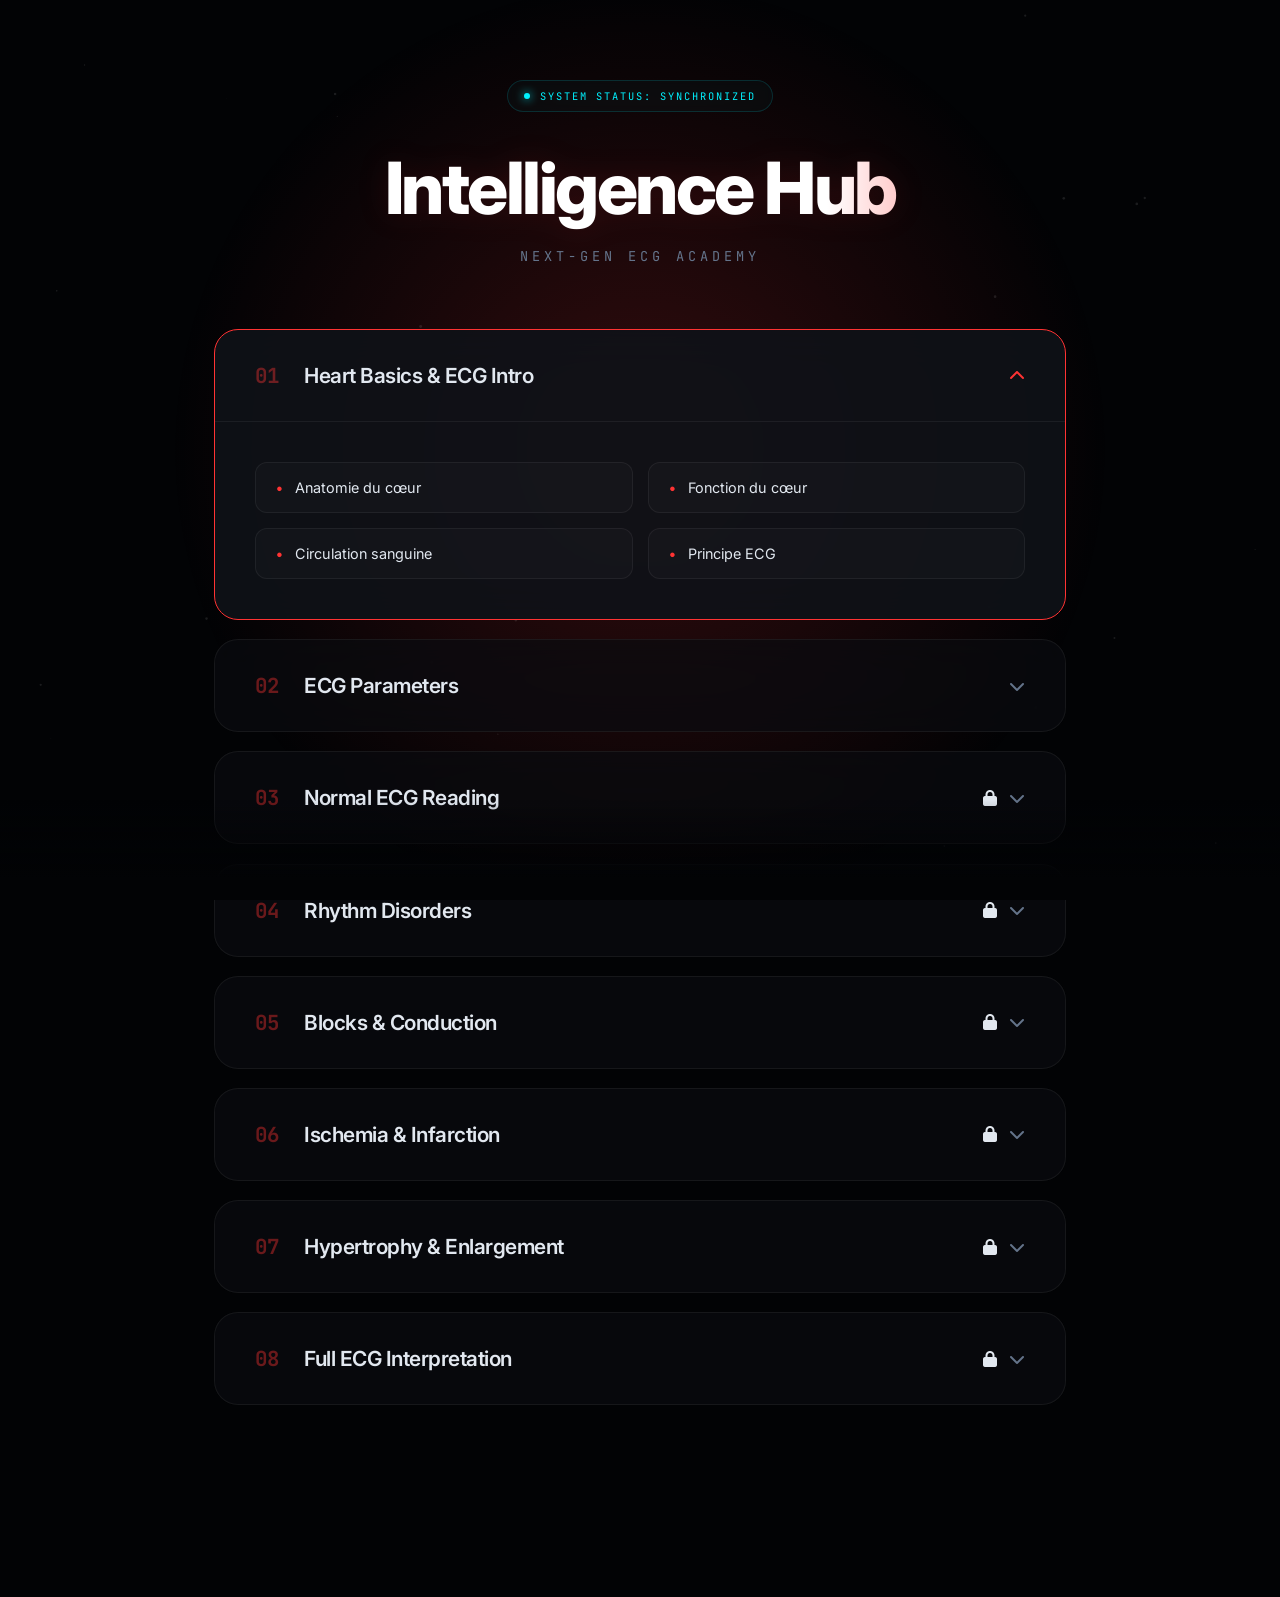
<file: Intlligncelab.html>
<!DOCTYPE html>
<html lang="en">
<head>
    <meta charset="UTF-8">
    <meta name="viewport" content="width=device-width, initial-scale=1.0">
    <title>Intelligence Hub | AI ECG Academy</title>
    <link href="https://fonts.googleapis.com/css2?family=Inter:wght@300;400;500;600;700&family=JetBrains+Mono:wght@400;700&display=swap" rel="stylesheet">
    <link rel="stylesheet" href="https://cdnjs.cloudflare.com/ajax/libs/font-awesome/6.4.0/css/all.min.css">
    
    <style>
        :root {
            --bg-base: #020305;
            --card-bg: rgba(10, 12, 16, 0.7);
            --accent-red: #ff3333;
            --accent-glow: rgba(255, 51, 51, 0.2);
            --ai-cyan: #00f2ff;
            --text-main: #e2e8f0;
            --text-muted: #64748b;
            --glass-border: rgba(255, 255, 255, 0.06);
            --transition: all 0.5s cubic-bezier(0.16, 1, 0.3, 1);
        }

        * { margin: 0; padding: 0; box-sizing: border-box; -webkit-tap-highlight-color: transparent; }
        
        body {
            background-color: var(--bg-base);
            color: var(--text-main);
            font-family: 'Inter', sans-serif;
            min-height: 100vh;
            overflow-x: hidden;
            display: flex;
            flex-direction: column;
            align-items: center;
            cursor: default;
        }

        /* --- BACKGROUND HOLOGRAPHY --- */
        .hologram-overlay {
            position: fixed;
            top: 0; left: 0; width: 100%; height: 100%;
            background: radial-gradient(circle at var(--mx, 50%) var(--my, 50%), var(--accent-glow) 0%, transparent 60%);
            pointer-events: none;
            z-index: -1;
        }

        .particles-canvas {
            position: fixed;
            top: 0; left: 0; width: 100%; height: 100%;
            z-index: -2;
            opacity: 0.2;
        }

        /* --- HEADER & DYNAMIC TITLE --- */
        header {
            width: 100%;
            max-width: 1000px;
            padding: 5rem 2rem 4rem 2rem;
            text-align: center;
        }

        .ai-indicator {
            display: inline-flex;
            align-items: center;
            gap: 10px;
            background: rgba(0, 242, 255, 0.03);
            border: 1px solid rgba(0, 242, 255, 0.15);
            padding: 8px 16px;
            border-radius: 30px;
            font-family: 'JetBrains Mono', monospace;
            font-size: 0.65rem;
            color: var(--ai-cyan);
            letter-spacing: 2px;
            margin-bottom: 2rem;
            backdrop-filter: blur(5px);
        }

        .pulse-dot {
            width: 6px; height: 6px;
            background: var(--ai-cyan);
            border-radius: 50%;
            box-shadow: 0 0 10px var(--ai-cyan);
            animation: pulse-blink 2s infinite;
        }

        @keyframes pulse-blink { 0%, 100% { opacity: 1; } 50% { opacity: 0.2; } }

        /* DUAL-TONE DYNAMIC TITLE */
  .dynamic-title {
    font-size: clamp(2.5rem, 10vw, 4.5rem);
    font-weight: 800;
    letter-spacing: -2.5px;
    margin-bottom: 1rem;

    background: linear-gradient(
        90deg, 
        #ffffff 0%, 
        #ffffff 35%, 
        var(--accent-red) 50%, 
        #ffffff 65%, 
        #ffffff 100%
    );

    background-size: 200% auto;

    /* دعم كامل للمتصفحات */
    -webkit-background-clip: text;
    background-clip: text;

    -webkit-text-fill-color: transparent;
    color: transparent;

    animation: title-flow 5s linear infinite;

    filter: drop-shadow(0 0 15px rgba(255, 51, 51, 0.1));
}

/* Fallback مهم للمتصفحات التي لا تدعم text-clip */
@supports not (-webkit-background-clip: text) {
    .dynamic-title {
        color: white;
        background: none;
    }
}

@keyframes title-flow {
    0% { background-position: 200% center; }
    100% { background-position: -200% center; }
}

        .subtitle {
            font-family: 'JetBrains Mono', monospace;
            color: var(--text-muted);
            font-size: 0.85rem;
            text-transform: uppercase;
            letter-spacing: 4px;
        }

        /* --- CURRICULUM CORE --- */
        .curriculum {
            width: 100%;
            max-width: 900px;
            padding: 0 1.5rem 12rem 1.5rem;
            display: flex;
            flex-direction: column;
            gap: 1.2rem;
        }

        .level-card {
            background: var(--card-bg);
            border: 1px solid var(--glass-border);
            border-radius: 24px;
            backdrop-filter: blur(20px);
            transition: var(--transition);
            overflow: hidden;
        }

        .level-card:hover {
            border-color: rgba(255, 51, 51, 0.3);
            transform: scale(1.01);
        }

        .level-card.active {
            border-color: var(--accent-red);
            background: rgba(15, 18, 24, 0.9);
        }

        .level-header {
            padding: 2rem 2.5rem;
            display: flex;
            justify-content: space-between;
            align-items: center;
            cursor: pointer;
        }

        .level-info {
            display: flex;
            align-items: center;
            gap: 25px;
        }

        .level-id {
            font-family: 'JetBrains Mono', monospace;
            font-weight: 700;
            color: var(--accent-red);
            font-size: 1.3rem;
            opacity: 0.4;
        }

        .level-title {
            font-size: clamp(1.1rem, 4vw, 1.3rem);
            font-weight: 600;
            letter-spacing: -0.5px;
        }

        .chevron {
            color: var(--text-muted);
            transition: transform 0.5s var(--transition);
        }

        .level-card.active .chevron {
            transform: rotate(180deg);
            color: var(--accent-red);
        }

        /* --- LESSON GRID --- */
        .level-body {
            max-height: 0;
            overflow: hidden;
            transition: max-height 0.8s cubic-bezier(0.16, 1, 0.3, 1);
        }

        .level-card.active .level-body {
            max-height: 1000px;
            border-top: 1px solid var(--glass-border);
        }

        .lessons-grid {
            padding: 2.5rem;
            display: grid;
            grid-template-columns: repeat(auto-fit, minmax(280px, 1fr));
            gap: 15px;
        }

        .lesson-node {
            background: rgba(255, 255, 255, 0.02);
            border: 1px solid var(--glass-border);
            padding: 16px 20px;
            border-radius: 12px;
            font-size: 0.9rem;
            display: flex;
            align-items: center;
            gap: 12px;
            transition: 0.3s;
        }

        .lesson-node:hover {
            background: rgba(255, 51, 51, 0.08);
            border-color: var(--accent-red);
            padding-left: 28px;
        }

        .lesson-node::before {
            content: "•";
            color: var(--accent-red);
            font-weight: bold;
        }

        /* --- CONTINUOUS ECG MONITOR --- */
        .ecg-footer {
            position: fixed;
            bottom: 0; left: 0; width: 100%;
            height: 100px;
            pointer-events: none;
            z-index: 100;
            background: linear-gradient(to top, var(--bg-base) 20%, transparent);
        }

        .ecg-line {
            fill: none;
            stroke: var(--accent-red);
            stroke-width: 2.5;
            filter: drop-shadow(0 0 10px var(--accent-red));
            stroke-dasharray: 2000;
            stroke-dashoffset: 2000;
            animation: ecg-sweep 8s linear infinite;
        }

        @keyframes ecg-sweep { to { stroke-dashoffset: 0; } }

        /* --- MOBILE ADAPTABILITY --- */
        @media (max-width: 768px) {
            header { padding: 4rem 1.5rem 2.5rem 1.5rem; }
            .level-header { padding: 1.5rem; }
            .lessons-grid { grid-template-columns: 1fr; padding: 1.5rem; }
        }
/* Container to hold icons together without shifting the header layout */
.level-actions {
    display: flex;
    align-items: center;
    gap: 12px; /* Spacing between the lock and the chevron */
}

/* Subtle, professional lock styling */
.lock-indicator {
    font-size: 0.85rem;
    color: #64748b; /* Muted slate gray */
    opacity: 0.5;    /* Visual hint that it is locked/restricted */
    pointer-events: none; /* Ensures the icon doesn't interfere with clicks */
}

/* Ensure the lock doesn't rotate with the chevron if you have rotation logic */
.level-actions .fa-lock {
    transform: none !important;
}



    </style>
</head>
<body>

    <div class="hologram-overlay" id="hologram"></div>
    <canvas class="particles-canvas" id="particles"></canvas>

    <header>
        <div class="ai-indicator">
            <div class="pulse-dot"></div>
            SYSTEM STATUS: SYNCHRONIZED
        </div>
        <h1 class="dynamic-title">Intelligence Hub</h1>
        <p class="subtitle">Next-Gen ECG Academy</p>
    </header>

    <div class="curriculum">
        <!-- Level 1 -->
        <div class="level-card active">
            <div class="level-header" onclick="toggleLevel(this)">
                <div class="level-info">
                    <span class="level-id">01</span>
                    <span class="level-title">Heart Basics & ECG Intro</span>
                </div>
                <i class="fas fa-chevron-down chevron"></i>
            </div>
            <div class="level-body">
                <div class="lessons-grid">
                 <a href="hafsa.html" class="lesson-node" style="text-decoration:none; color:inherit;">
    Anatomie du cœur
</a>
            <a href="walaa.html" class="lesson-node" style="text-decoration:none; color:inherit;">
Fonction du cœur</a>

            <a href="bzn.html" class="lesson-node" style="text-decoration:none; color:inherit;">
 Circulation sanguine  </a>
                              <a href="LOLO.html" class="lesson-node" style="text-decoration:none; color:inherit;">
  Principe ECG</a>
        </div>

       
    </div>
</div>

      <!-- Level 2 -->
<div class="level-card">
    <div class="level-header" onclick="toggleLevel(this)">
        <div class="level-info">
            <span class="level-id">02</span>
            <span class="level-title">ECG Parameters</span>
        </div>
        <i class="fas fa-chevron-down chevron"></i>
    </div>

    <div class="level-body">
        <div class="lessons-grid">

            <a href="ondes.html" class="lesson-node" style="text-decoration:none; color:inherit;">
                Onde P, Complexe QRS, Onde T
            </a>
 <a href="calcule.html" class="lesson-node" style="text-decoration:none; color:inherit;">
               Calculs ECG
            </a>



        </div>
    </div>
</div>
<!-- Level 3 -->
        <div class="level-card locked">
            <div class="level-header" onclick="toggleLevel(this)">
                <div class="level-info">
                    <span class="level-id">03</span>
                    <span class="level-title">Normal ECG Reading</span>
                </div>
                <div class="level-actions">
                    <i class="fas fa-lock lock-icon"></i>
                    <i class="fas fa-chevron-down chevron"></i>
                </div>
            </div>
            <div class="level-body">
                <div class="lessons-grid">
                    <div class="lesson-node">ECG normal adulte</div>
                    <div class="lesson-node">Axe normal</div>
                    <div class="lesson-node">Rythme sinusal normal</div>
                </div>
            </div>
        </div>

        <!-- Level 4 -->
        <div class="level-card locked">
            <div class="level-header" onclick="toggleLevel(this)">
                <div class="level-info">
                    <span class="level-id">04</span>
                    <span class="level-title">Rhythm Disorders</span>
                </div>
                <div class="level-actions">
                    <i class="fas fa-lock lock-icon"></i>
                    <i class="fas fa-chevron-down chevron"></i>
                </div>
            </div>
            <div class="level-body">
                <div class="lessons-grid">
                    <div class="lesson-node">Tachycardie</div>
                    <div class="lesson-node">Bradycardie</div>
                    <div class="lesson-node">Fibrillation auriculaire</div>
                    <div class="lesson-node">Flutter auriculaire</div>
                    <div class="lesson-node">Extrasystoles</div>
                </div>
            </div>
        </div>

        <!-- Level 5 -->
        <div class="level-card locked">
            <div class="level-header" onclick="toggleLevel(this)">
                <div class="level-info">
                    <span class="level-id">05</span>
                    <span class="level-title">Blocks & Conduction</span>
                </div>
                <div class="level-actions">
                    <i class="fas fa-lock lock-icon"></i>
                    <i class="fas fa-chevron-down chevron"></i>
                </div>
            </div>
            <div class="level-body">
                <div class="lessons-grid">
                    <div class="lesson-node">BAV 1er, 2e, 3e degré</div>
                    <div class="lesson-node">Bloc de branche droit/gauche</div>
                </div>
            </div>
        </div>

        <!-- Level 6 -->
        <div class="level-card locked">
            <div class="level-header" onclick="toggleLevel(this)">
                <div class="level-info">
                    <span class="level-id">06</span>
                    <span class="level-title">Ischemia & Infarction</span>
                </div>
                <div class="level-actions">
                    <i class="fas fa-lock lock-icon"></i>
                    <i class="fas fa-chevron-down chevron"></i>
                </div>
            </div>
            <div class="level-body">
                <div class="lessons-grid">
                    <div class="lesson-node">STEMI</div>
                    <div class="lesson-node">NSTEMI</div>
                    <div class="lesson-node">Ischémie</div>
                    <div class="lesson-node">Onde Q pathologique</div>
                </div>
            </div>
        </div>

        <!-- Level 7 -->
        <div class="level-card locked">
            <div class="level-header" onclick="toggleLevel(this)">
                <div class="level-info">
                    <span class="level-id">07</span>
                    <span class="level-title">Hypertrophy & Enlargement</span>
                </div>
                <div class="level-actions">
                    <i class="fas fa-lock lock-icon"></i>
                    <i class="fas fa-chevron-down chevron"></i>
                </div>
            </div>
            <div class="level-body">
                <div class="lessons-grid">
                    <div class="lesson-node">HVG</div>
                    <div class="lesson-node">HVD</div>
                    <div class="lesson-node">Dilatation auriculaire</div>
                </div>
            </div>
        </div>

        <!-- Level 8 -->
        <div class="level-card locked">
            <div class="level-header" onclick="toggleLevel(this)">
                <div class="level-info">
                    <span class="level-id">08</span>
                    <span class="level-title">Full ECG Interpretation</span>
                </div>
                <div class="level-actions">
                    <i class="fas fa-lock lock-icon"></i>
                    <i class="fas fa-chevron-down chevron"></i>
                </div>
            </div>
            <div class="level-body">
                <div class="lessons-grid">
                    <div class="lesson-node">Méthode complète d’analyse étape par étape</div>
                </div>
            </div>
        </div>

    <!-- ECG Animation Footer -->
    <div class="ecg-footer">
        <svg style="width:100%; height:100%" viewBox="0 0 1000 100" preserveAspectRatio="none">
            <path class="ecg-line" d="M0,50 L80,50 L85,40 L95,60 L100,50 L150,50 L160,10 L175,90 L190,50 L240,50 L250,40 L270,40 L280,50 L360,50 L365,40 L375,60 L380,50 L430,50 L440,10 L455,90 L470,50 L520,50 L530,40 L550,40 L560,50 L640,50 L645,40 L655,60 L660,50 L710,50 L720,10 L735,90 L750,50 L800,50 L810,40 L830,40 L840,50 L920,50 L925,40 L935,60 L940,50 L1000,50" />
        </svg>
    </div>

    <script>
        // Interactive Mouse Glow Tracking
        document.addEventListener('mousemove', (e) => {
            const x = (e.clientX / window.innerWidth) * 100;
            const y = (e.clientY / window.innerHeight) * 100;
            document.documentElement.style.setProperty('--mx', `${x}%`);
            document.documentElement.style.setProperty('--my', `${y}%`);
        });

        // Module Toggle Logic
        function toggleLevel(header) {
            const card = header.parentElement;
            const isActive = card.classList.contains('active');
            document.querySelectorAll('.level-card').forEach(c => c.classList.remove('active'));
            if(!isActive) card.classList.add('active');
        }

        // Ambient Particle System
        const canvas = document.getElementById('particles');
        const ctx = canvas.getContext('2d');
        let particles = [];

        function initParticles() {
            canvas.width = window.innerWidth;
            canvas.height = window.innerHeight;
            particles = [];
            for(let i=0; i<40; i++) {
                particles.push({
                    x: Math.random() * canvas.width,
                    y: Math.random() * canvas.height,
                    radius: Math.random() * 1.5,
                    vy: Math.random() * 0.3 + 0.1
                });
            }
        }

        function drawParticles() {
            ctx.clearRect(0, 0, canvas.width, canvas.height);
            ctx.fillStyle = 'rgba(255, 255, 255, 0.5)';
            particles.forEach(p => {
                p.y -= p.vy;
                if(p.y < 0) p.y = canvas.height;
                ctx.beginPath();
                ctx.arc(p.x, p.y, p.radius, 0, Math.PI * 2);
                ctx.fill();
            });
            requestAnimationFrame(drawParticles);
        }

        window.addEventListener('resize', initParticles);
        initParticles();
        drawParticles();
    </script>
</body>
</html>
</file>
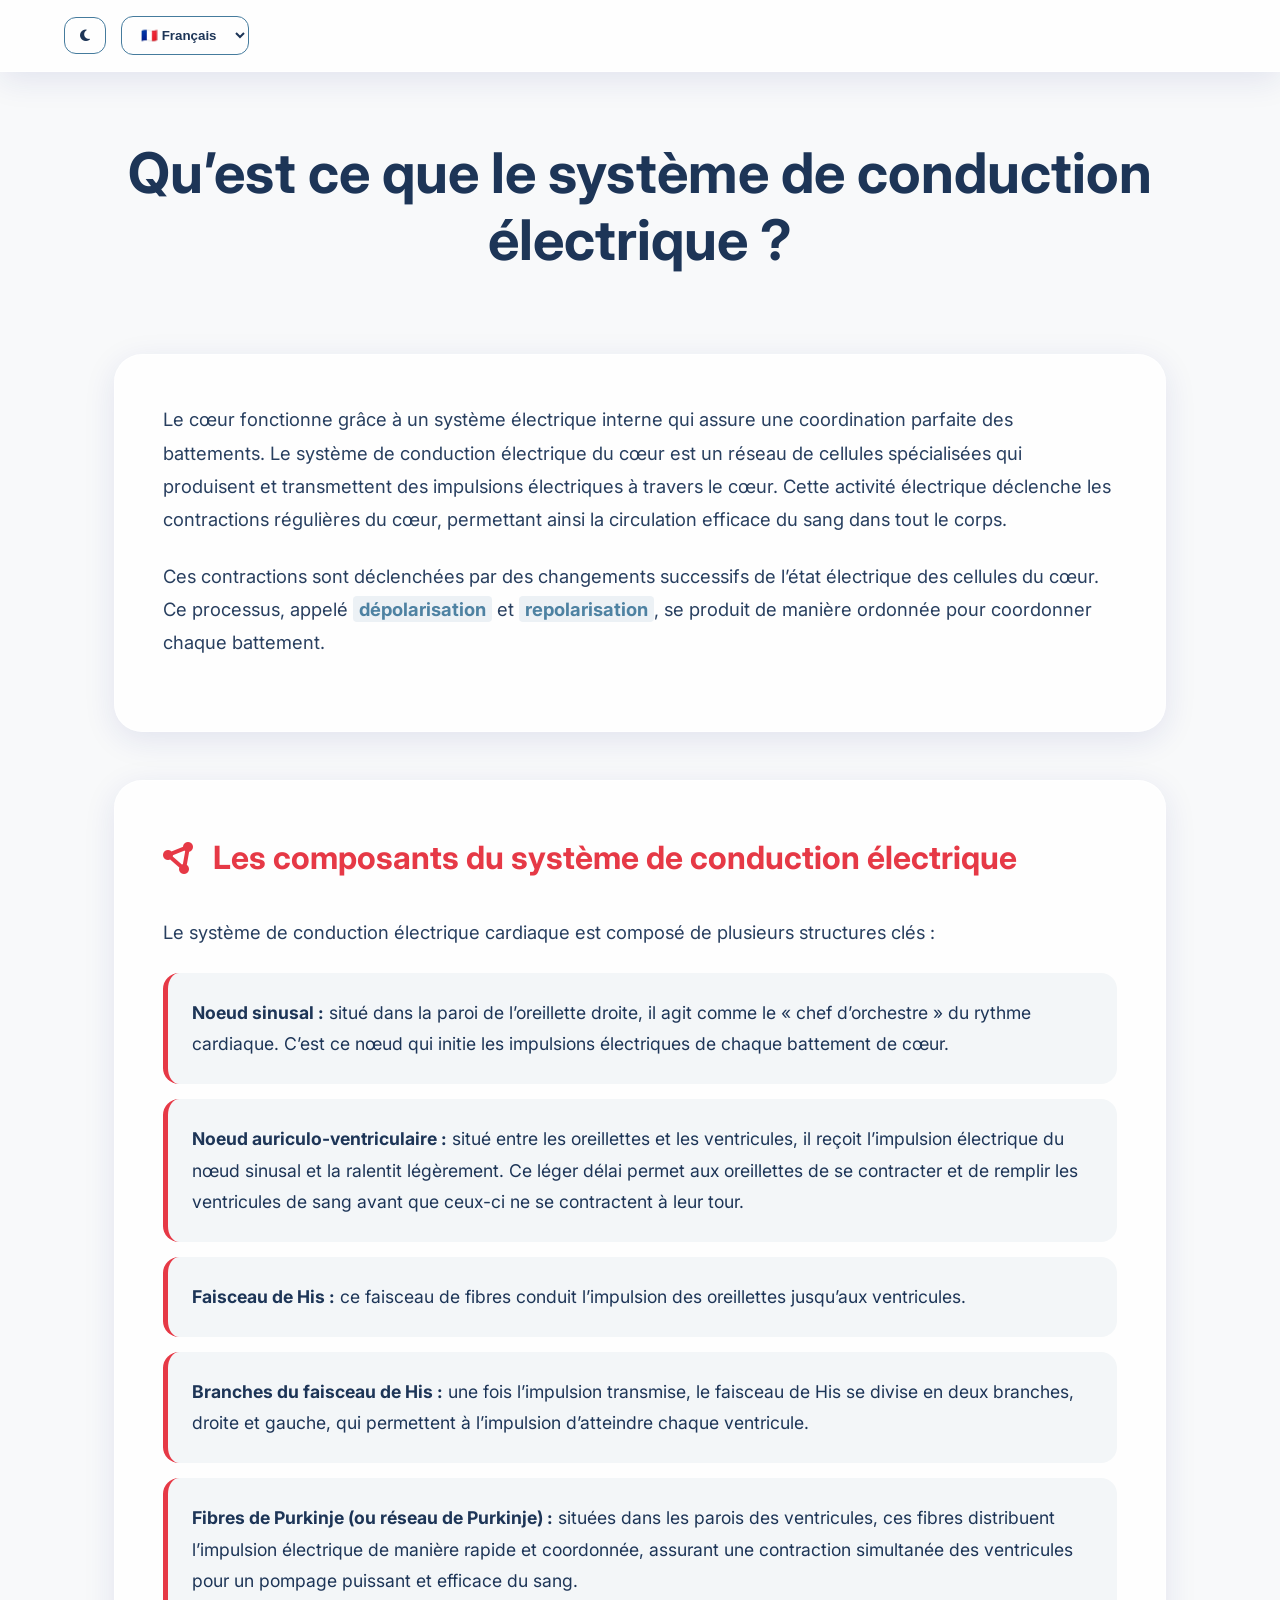
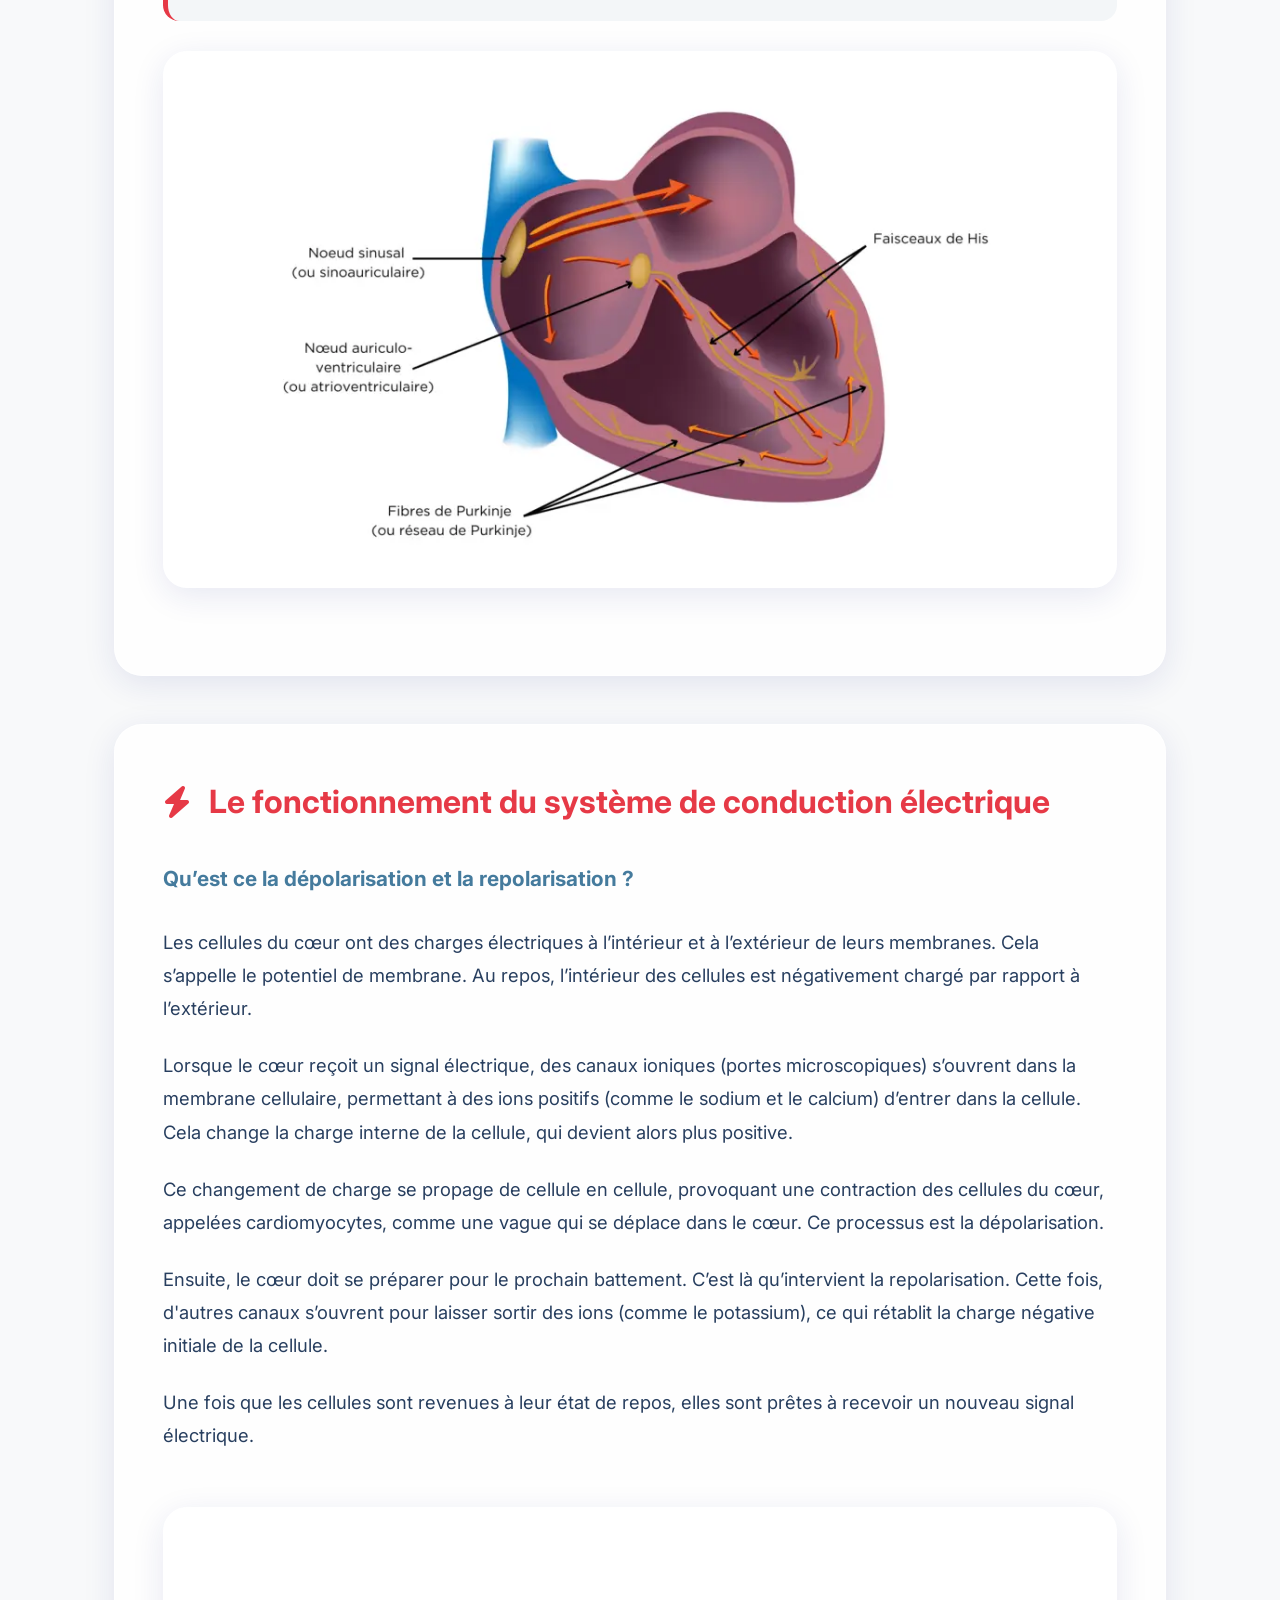
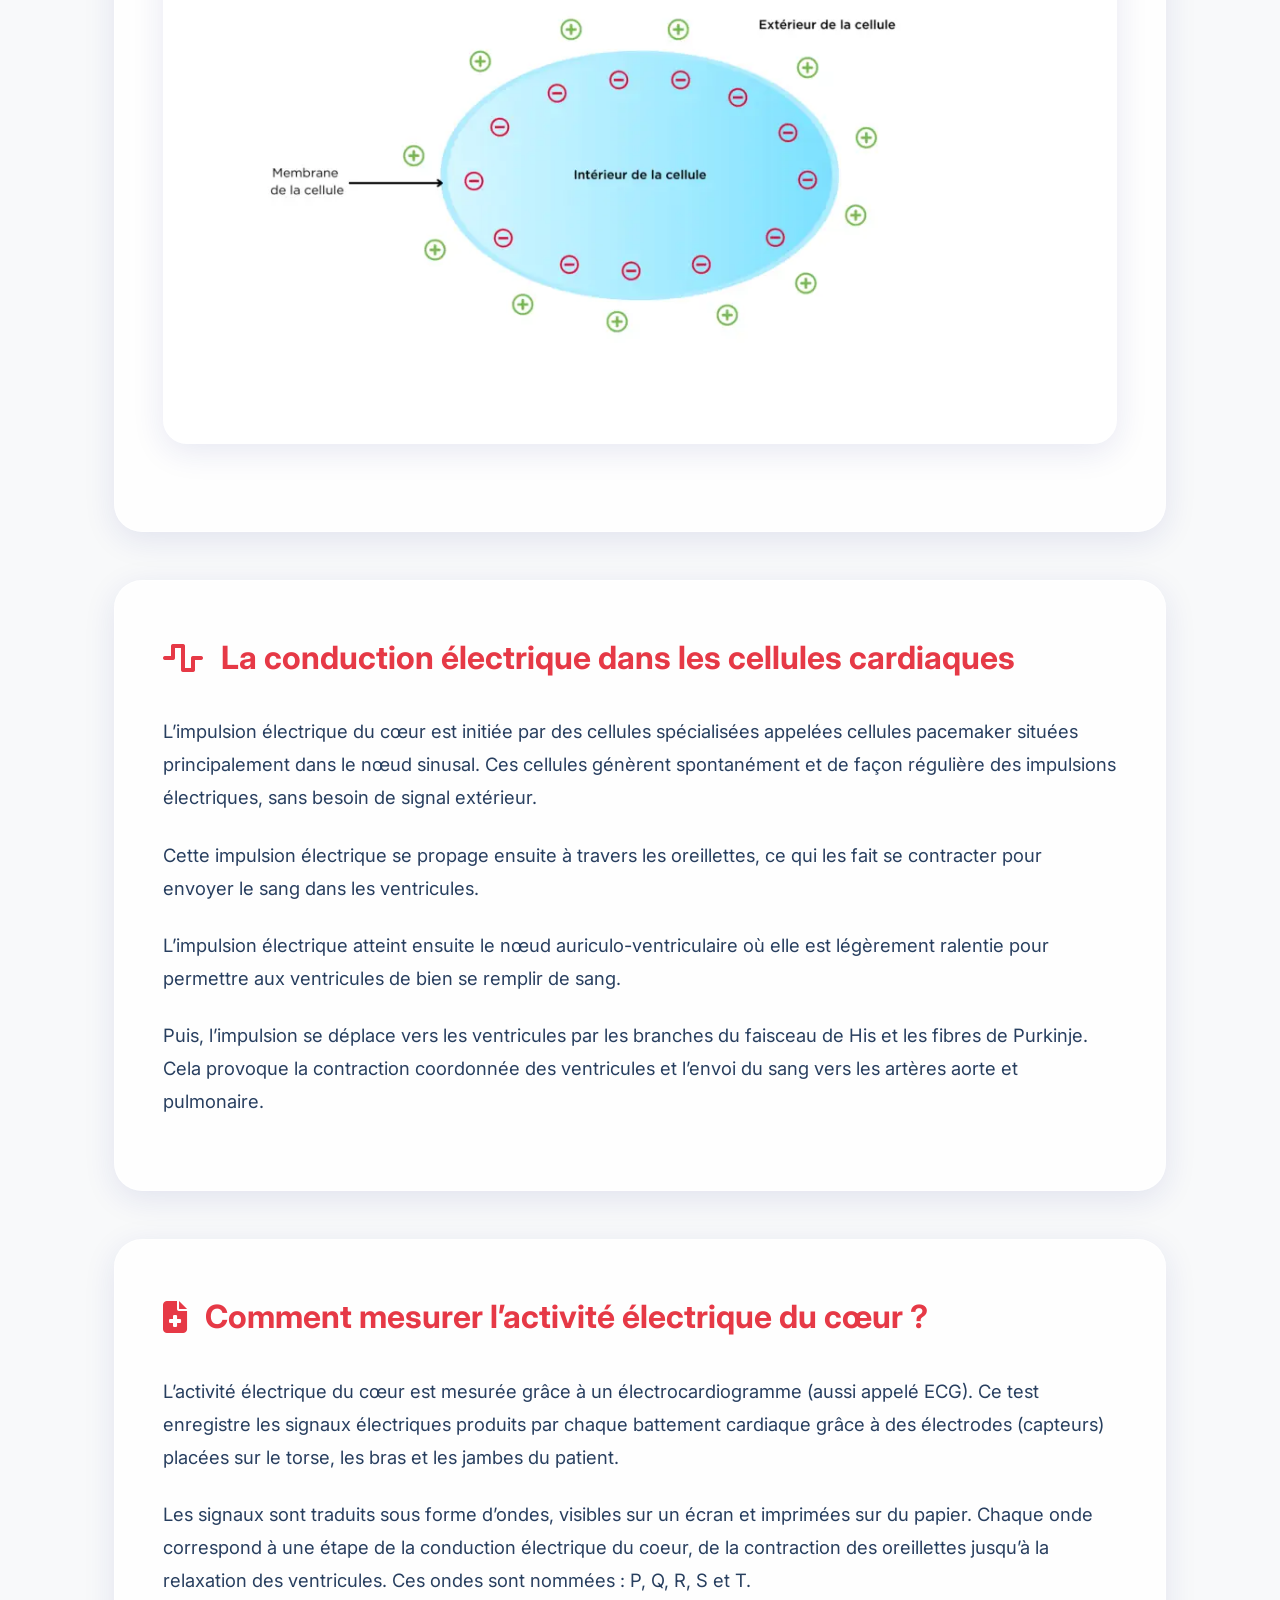
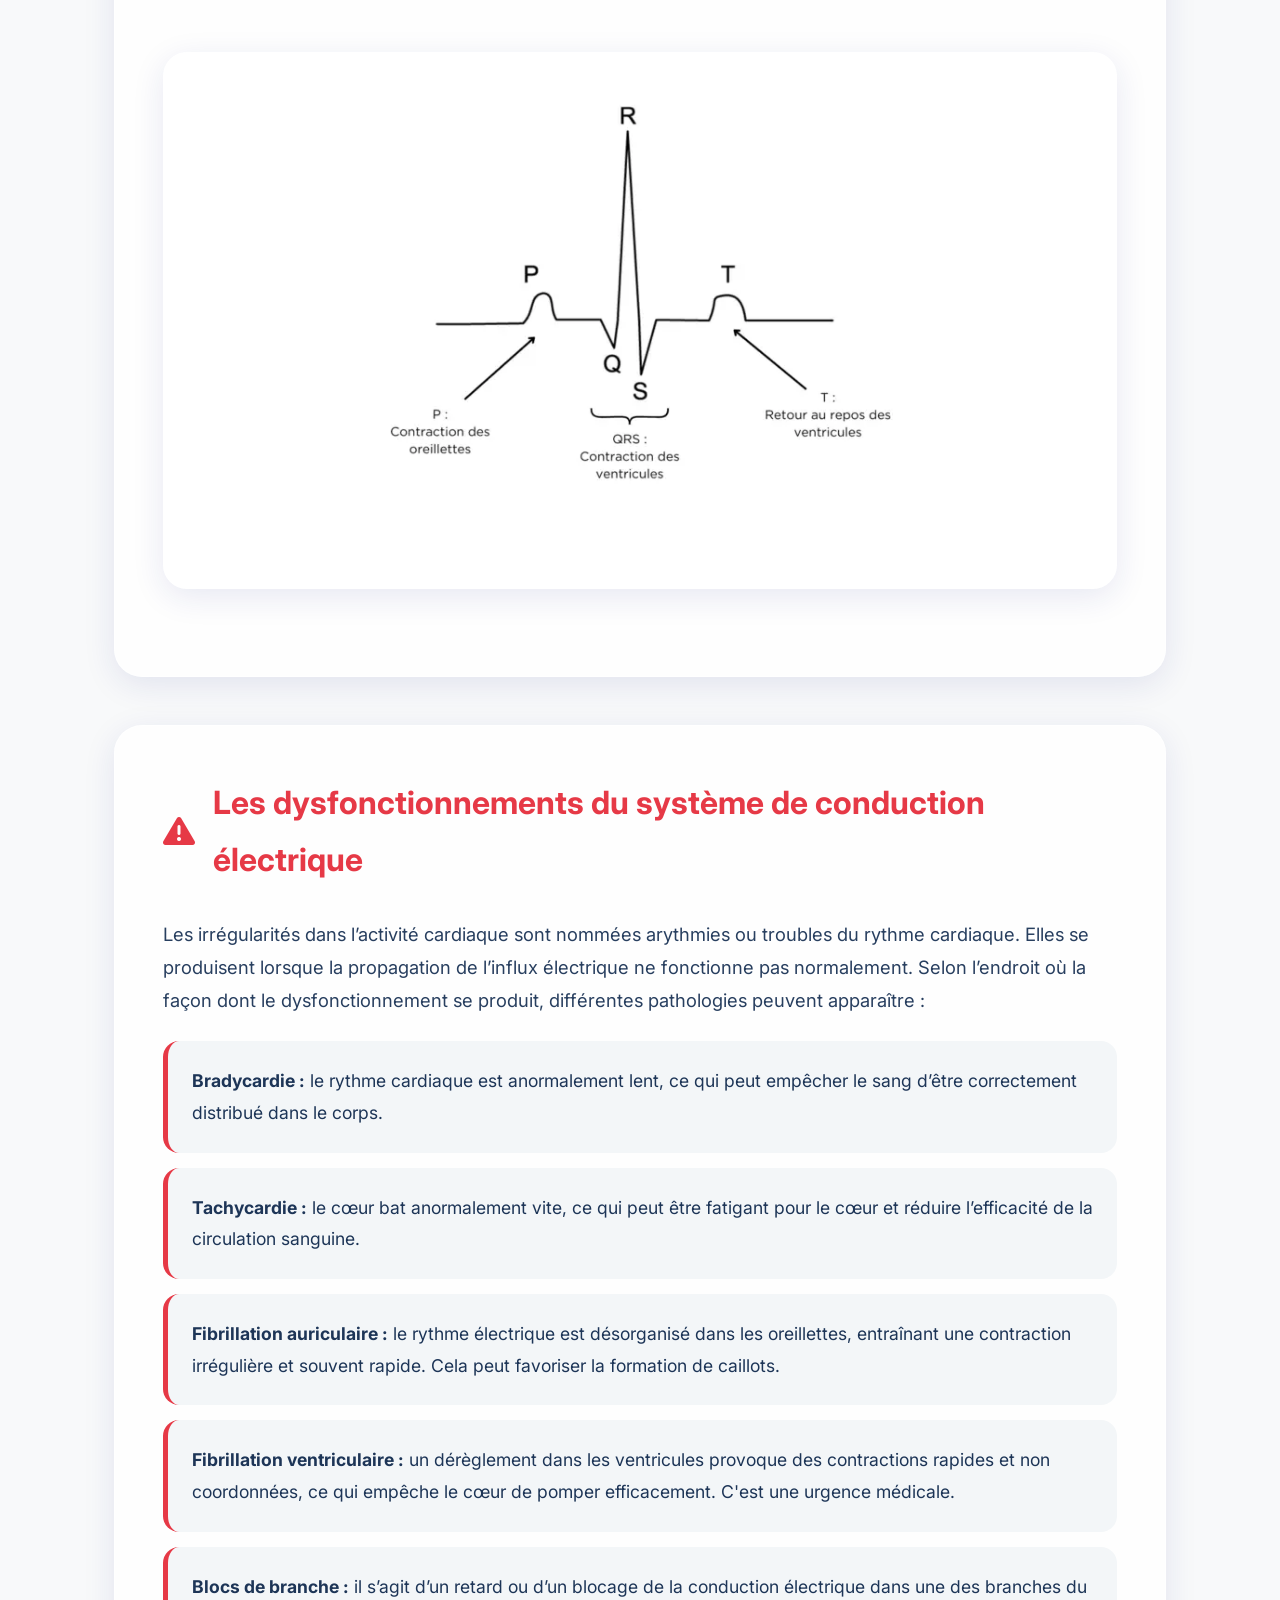
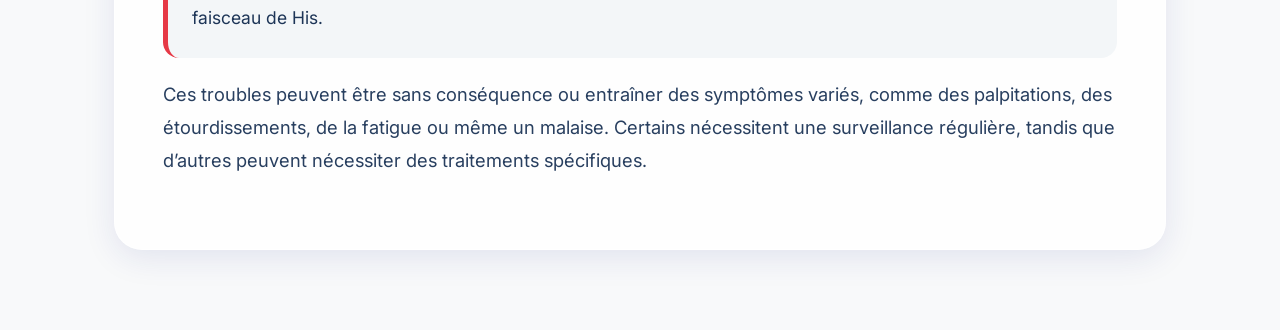
<file: LOLO.html>
<!DOCTYPE html>
<html lang="fr" dir="ltr">
<head>
    <meta charset="UTF-8">
    <meta name="viewport" content="width=device-width, initial-scale=1.0">
    <title>Système de Conduction Électrique | Medical Education</title>
    
    <!-- Google Fonts -->
    <link href="https://fonts.googleapis.com/css2?family=Inter:wght@300;400;600;700&family=Noto+Sans+Arabic:wght@400;700&display=swap" rel="stylesheet">
    <!-- Font Awesome -->
    <link rel="stylesheet" href="https://cdnjs.cloudflare.com/ajax/libs/font-awesome/6.4.0/css/all.min.css">
    
    <style>
        :root {
            --primary-red: #e63946;
            --deep-navy: #1d3557;
            --accent-blue: #457b9d;
            --soft-blue: #f1faee;
            --bg-light: #f8f9fa;
            --text-main: #1d3557;
            --card-bg: rgba(255, 255, 255, 0.8);
            --glass-border: rgba(255, 255, 255, 0.5);
            --shadow: 0 8px 32px 0 rgba(31, 38, 135, 0.1);
            --transition: all 0.4s cubic-bezier(0.4, 0, 0.2, 1);
        }

        [data-theme="dark"] {
            --bg-light: #0f172a;
            --text-main: #f1faee;
            --card-bg: rgba(30, 41, 59, 0.7);
            --deep-navy: #a8dadc;
            --glass-border: rgba(255, 255, 255, 0.1);
        }

        * {
            margin: 0;
            padding: 0;
            box-sizing: border-box;
        }

        body {
            background-color: var(--bg-light);
            color: var(--text-main);
            line-height: 1.8;
            font-family: 'Inter', sans-serif;
            transition: background-color 0.5s ease;
            overflow-x: hidden;
        }

        /* Arabic Typography override */
        [lang="ar"] body {
            font-family: 'Noto+Sans+Arabic', 'Inter', sans-serif;
        }

        /* --- Components --- */
        
        #progress-container {
            position: fixed;
            top: 0;
            left: 0;
            width: 100%;
            height: 5px;
            z-index: 2000;
        }
        #progress-bar {
            height: 100%;
            background: linear-gradient(90deg, var(--primary-red), var(--accent-blue));
            width: 0%;
        }

        nav {
            position: fixed;
            top: 0;
            width: 100%;
            display: flex;
            justify-content: space-between;
            align-items: center;
            padding: 1rem 5%;
            background: var(--card-bg);
            backdrop-filter: blur(15px);
            border-bottom: 1px solid var(--glass-border);
            z-index: 1000;
            box-shadow: var(--shadow);
        }

        .logo {
            font-weight: 700;
            font-size: 1.5rem;
            color: var(--primary-red);
            display: flex;
            align-items: center;
            gap: 12px;
        }

        .controls {
            display: flex;
            gap: 15px;
            align-items: center;
        }

        select, .theme-toggle {
            padding: 10px 15px;
            border-radius: 12px;
            border: 1px solid var(--accent-blue);
            background: transparent;
            color: var(--text-main);
            cursor: pointer;
            font-weight: 600;
            transition: var(--transition);
        }

        select:hover, .theme-toggle:hover {
            background: var(--accent-blue);
            color: white;
        }

        .container {
            max-width: 1100px;
            margin: 140px auto 80px;
            padding: 0 24px;
        }

        header {
            text-align: center;
            margin-bottom: 5rem;
            animation: fadeInDown 1s ease;
        }

        h1 {
            font-size: clamp(2rem, 5vw, 3.5rem);
            color: var(--deep-navy);
            line-height: 1.2;
            margin-bottom: 20px;
        }

        .card {
            background: var(--card-bg);
            backdrop-filter: blur(10px);
            border: 1px solid var(--glass-border);
            border-radius: 28px;
            padding: clamp(1.5rem, 5vw, 3rem);
            margin-bottom: 3rem;
            box-shadow: var(--shadow);
            opacity: 0;
            transform: translateY(40px);
            transition: var(--transition);
        }

        .card.visible {
            opacity: 1;
            transform: translateY(0);
        }

        h2 {
            display: flex;
            align-items: center;
            gap: 18px;
            color: var(--primary-red);
            margin-bottom: 1.8rem;
            font-size: clamp(1.4rem, 3vw, 2rem);
        }

        p {
            margin-bottom: 1.5rem;
            font-size: 1.15rem;
            opacity: 0.95;
        }

        .highlight {
            color: var(--accent-blue);
            font-weight: 700;
            background: rgba(69, 123, 157, 0.1);
            padding: 2px 6px;
            border-radius: 4px;
        }

        .medical-img {
            width: 100%;
            height: auto;
            border-radius: 24px;
            margin: 30px 0;
            box-shadow: var(--shadow);
            border: 1px solid var(--glass-border);
        }

        ul {
            list-style: none;
            display: grid;
            gap: 15px;
        }

        li {
            padding: 1.5rem;
            background: rgba(69, 123, 157, 0.06);
            border-radius: 16px;
            border-left: 5px solid var(--primary-red);
            font-size: 1.1rem;
        }

        /* RTL Handling */
        [dir="rtl"] li {
            border-left: none;
            border-right: 5px solid var(--primary-red);
        }
        [dir="rtl"] h2 i {
            margin-left: 0;
            margin-right: 10px;
        }

        @keyframes fadeInDown {
            from { opacity: 0; transform: translateY(-30px); }
            to { opacity: 1; transform: translateY(0); }
        }

        @media (max-width: 768px) {
            .container { margin-top: 110px; }
            .logo span { display: none; }
        }
    </style>
</head>
<body>

<div id="progress-container"><div id="progress-bar"></div></div>

<nav>
 
    <div class="controls">
        <button class="theme-toggle" onclick="toggleTheme()" title="Toggle Theme">
            <i class="fa-solid fa-moon"></i>
        </button>
        <select id="langSwitcher" onchange="changeLanguage(this.value)">
            <option value="fr">🇫🇷 Français</option>
            <option value="en">🇬🇧 English</option>
            <option value="ar">🇩🇿 العربية</option>
        </select>
    </div>
</nav>

<div class="container">
    <header>
        <h1 id="main-title">Qu’est ce que le système de conduction électrique ?</h1>
    </header>

    <div id="dynamic-content">
        <!-- Content will be injected here by JavaScript -->
    </div>
</div>

<script>
    const translations = {
        fr: {
            title: "Qu’est ce que le système de conduction électrique ?",
            sections: [
                {
                    type: "text",
                    paragraphs: [
                        "Le cœur fonctionne grâce à un système électrique interne qui assure une coordination parfaite des battements. Le système de conduction électrique du cœur est un réseau de cellules spécialisées qui produisent et transmettent des impulsions électriques à travers le cœur. Cette activité électrique déclenche les contractions régulières du cœur, permettant ainsi la circulation efficace du sang dans tout le corps.",
                        "Ces contractions sont déclenchées par des changements successifs de l’état électrique des cellules du cœur. Ce processus, appelé <span class='highlight'>dépolarisation</span> et <span class='highlight'>repolarisation</span>, se produit de manière ordonnée pour coordonner chaque battement."
                    ]
                },
                {
                    type: "list",
                    title: "Les composants du système de conduction électrique",
                    icon: "fa-circle-nodes",
                    intro: "Le système de conduction électrique cardiaque est composé de plusieurs structures clés :",
                    items: [
                        "<strong>Noeud sinusal :</strong> situé dans la paroi de l’oreillette droite, il agit comme le « chef d’orchestre » du rythme cardiaque. C’est ce nœud qui initie les impulsions électriques de chaque battement de cœur.",
                        "<strong>Noeud auriculo-ventriculaire :</strong> situé entre les oreillettes et les ventricules, il reçoit l’impulsion électrique du nœud sinusal et la ralentit légèrement. Ce léger délai permet aux oreillettes de se contracter et de remplir les ventricules de sang avant que ceux-ci ne se contractent à leur tour.",
                        "<strong>Faisceau de His :</strong> ce faisceau de fibres conduit l’impulsion des oreillettes jusqu’aux ventricules.",
                        "<strong>Branches du faisceau de His :</strong> une fois l’impulsion transmise, le faisceau de His se divise en deux branches, droite et gauche, qui permettent à l’impulsion d’atteindre chaque ventricule.",
                        "<strong>Fibres de Purkinje (ou réseau de Purkinje) :</strong> situées dans les parois des ventricules, ces fibres distribuent l’impulsion électrique de manière rapide et coordonnée, assurant une contraction simultanée des ventricules pour un pompage puissant et efficace du sang."
                    ],
                    image: "schemas-article-educoeur-1-1024x576.webp"
                },
                {
                    type: "mechanism",
                    title: "Le fonctionnement du système de conduction électrique",
                    subtitle: "Qu’est ce la dépolarisation et la repolarisation ?",
                    icon: "fa-bolt",
                    paragraphs: [
                        "Les cellules du cœur ont des charges électriques à l’intérieur et à l’extérieur de leurs membranes. Cela s’appelle le potentiel de membrane. Au repos, l’intérieur des cellules est négativement chargé par rapport à l’extérieur.",
                        "Lorsque le cœur reçoit un signal électrique, des canaux ioniques (portes microscopiques) s’ouvrent dans la membrane cellulaire, permettant à des ions positifs (comme le sodium et le calcium) d’entrer dans la cellule. Cela change la charge interne de la cellule, qui devient alors plus positive.",
                        "Ce changement de charge se propage de cellule en cellule, provoquant une contraction des cellules du cœur, appelées cardiomyocytes, comme une vague qui se déplace dans le cœur. Ce processus est la dépolarisation.",
                        "Ensuite, le cœur doit se préparer pour le prochain battement. C’est là qu’intervient la repolarisation. Cette fois, d'autres canaux s’ouvrent pour laisser sortir des ions (comme le potassium), ce qui rétablit la charge négative initiale de la cellule.",
                        "Une fois que les cellules sont revenues à leur état de repos, elles sont prêtes à recevoir un nouveau signal électrique."
                    ],
                    image: "pm-cellules-cardiaques-1024x576.webp"
                },
                {
                    type: "pathway",
                    title: "La conduction électrique dans les cellules cardiaques",
                    icon: "fa-wave-square",
                    paragraphs: [
                        "L’impulsion électrique du cœur est initiée par des cellules spécialisées appelées cellules pacemaker situées principalement dans le nœud sinusal. Ces cellules génèrent spontanément et de façon régulière des impulsions électriques, sans besoin de signal extérieur.",
                        "Cette impulsion électrique se propage ensuite à travers les oreillettes, ce qui les fait se contracter pour envoyer le sang dans les ventricules.",
                        "L’impulsion électrique atteint ensuite le nœud auriculo-ventriculaire où elle est légèrement ralentie pour permettre aux ventricules de bien se remplir de sang.",
                        "Puis, l’impulsion se déplace vers les ventricules par les branches du faisceau de His et les fibres de Purkinje. Cela provoque la contraction coordonnée des ventricules et l’envoi du sang vers les artères aorte et pulmonaire."
                    ]
                },
                {
                    type: "measurement",
                    title: "Comment mesurer l’activité électrique du cœur ?",
                    icon: "fa-file-medical",
                    paragraphs: [
                        "L’activité électrique du cœur est mesurée grâce à un électrocardiogramme (aussi appelé ECG). Ce test enregistre les signaux électriques produits par chaque battement cardiaque grâce à des électrodes (capteurs) placées sur le torse, les bras et les jambes du patient.",
                        "Les signaux sont traduits sous forme d’ondes, visibles sur un écran et imprimées sur du papier. Chaque onde correspond à une étape de la conduction électrique du coeur, de la contraction des oreillettes jusqu’à la relaxation des ventricules. Ces ondes sont nommées : P, Q, R, S et T."
                    ],
                    image: "ondes-ecg-1-1024x576.webp"
                },
                {
                    type: "disorders",
                    title: "Les dysfonctionnements du système de conduction électrique",
                    icon: "fa-triangle-exclamation",
                    intro: "Les irrégularités dans l’activité cardiaque sont nommées arythmies ou troubles du rythme cardiaque. Elles se produisent lorsque la propagation de l’influx électrique ne fonctionne pas normalement. Selon l’endroit où la façon dont le dysfonctionnement se produit, différentes pathologies peuvent apparaître :",
                    items: [
                        "<strong>Bradycardie :</strong> le rythme cardiaque est anormalement lent, ce qui peut empêcher le sang d’être correctement distribué dans le corps.",
                        "<strong>Tachycardie :</strong> le cœur bat anormalement vite, ce qui peut être fatigant pour le cœur et réduire l’efficacité de la circulation sanguine.",
                        "<strong>Fibrillation auriculaire :</strong> le rythme électrique est désorganisé dans les oreillettes, entraînant une contraction irrégulière et souvent rapide. Cela peut favoriser la formation de caillots.",
                        "<strong>Fibrillation ventriculaire :</strong> un dérèglement dans les ventricules provoque des contractions rapides et non coordonnées, ce qui empêche le cœur de pomper efficacement. C'est une urgence médicale.",
                        "<strong>Blocs de branche :</strong> il s’agit d’un retard ou d’un blocage de la conduction électrique dans une des branches du faisceau de His."
                    ],
                    footer: "Ces troubles peuvent être sans conséquence ou entraîner des symptômes variés, comme des palpitations, des étourdissements, de la fatigue ou même un malaise. Certains nécessitent une surveillance régulière, tandis que d’autres peuvent nécessiter des traitements spécifiques."
                }
            ]
        },
        en: {
            title: "What is the Cardiac Electrical Conduction System?",
            sections: [
                {
                    type: "text",
                    paragraphs: [
                        "The heart functions thanks to an internal electrical system that ensures perfect coordination of the beats. The heart's electrical conduction system is a network of specialized cells that produce and transmit electrical impulses throughout the heart. This electrical activity triggers the regular contractions of the heart, allowing efficient blood circulation throughout the body.",
                        "These contractions are triggered by successive changes in the electrical state of the heart cells. This process, called <span class='highlight'>depolarization</span> and <span class='highlight'>repolarization</span>, occurs in an orderly manner to coordinate each beat."
                    ]
                },
                {
                    type: "list",
                    title: "Components of the Electrical Conduction System",
                    icon: "fa-circle-nodes",
                    intro: "The cardiac electrical conduction system is composed of several key structures:",
                    items: [
                        "<strong>Sinoatrial (SA) Node:</strong> located in the wall of the right atrium, it acts as the 'conductor' of the heart rhythm. This node initiates the electrical impulses of each heartbeat.",
                        "<strong>Atrioventricular (AV) Node:</strong> located between the atria and the ventricles, it receives the electrical impulse from the SA node and slows it down slightly. This delay allows the atria to contract and fill the ventricles with blood before they contract.",
                        "<strong>Bundle of His:</strong> this bundle of fibers conducts the impulse from the atria down to the ventricles.",
                        "<strong>Bundle Branches:</strong> once the impulse is transmitted, the Bundle of His divides into two branches, right and left, allowing the impulse to reach each ventricle.",
                        "<strong>Purkinje Fibers:</strong> located in the ventricular walls, these fibers distribute the electrical impulse rapidly and in a coordinated manner, ensuring simultaneous contraction of the ventricles for powerful blood pumping."
                    ],
                    image: "schemas-article-educoeur-1-1024x576.webp"
                },
                {
                    type: "mechanism",
                    title: "How the Electrical Conduction System Works",
                    subtitle: "What are Depolarization and Repolarization?",
                    icon: "fa-bolt",
                    paragraphs: [
                        "Heart cells have electrical charges inside and outside their membranes. This is called the membrane potential. At rest, the inside of the cells is negatively charged relative to the outside.",
                        "When the heart receives an electrical signal, ion channels (microscopic gates) open in the cell membrane, allowing positive ions (like sodium and calcium) to enter the cell. This changes the cell's internal charge, making it more positive.",
                        "This charge change spreads from cell to cell, causing heart cells (cardiomyocytes) to contract like a wave moving through the heart. This process is depolarization.",
                        "Then, the heart must prepare for the next beat through repolarization. Other channels open to let ions (like potassium) out, restoring the cell's initial negative charge.",
                        "Once the cells return to their resting state, they are ready to receive a new electrical signal."
                    ],
                    image: "pm-cellules-cardiaques-1024x576.webp"
                },
                {
                    type: "pathway",
                    title: "Electrical Conduction in Cardiac Cells",
                    icon: "fa-wave-square",
                    paragraphs: [
                        "The heart's electrical impulse is initiated by specialized cells called pacemaker cells located primarily in the SA node. These cells spontaneously and regularly generate electrical impulses without needing an external signal.",
                        "This impulse then spreads through the atria, causing them to contract and send blood into the ventricles.",
                        "The impulse reaches the AV node where it is slowed slightly to allow the ventricles to fill properly with blood.",
                        "Finally, the impulse travels to the ventricles through the bundle branches and Purkinje fibers. This causes coordinated contraction of the ventricles, sending blood to the aorta and pulmonary arteries."
                    ]
                },
                {
                    type: "measurement",
                    title: "How to Measure the Heart's Electrical Activity?",
                    icon: "fa-file-medical",
                    paragraphs: [
                        "The heart's electrical activity is measured using an electrocardiogram (ECG). This test records the electrical signals produced by each heartbeat using electrodes (sensors) placed on the chest, arms, and legs.",
                        "The signals are translated into waves visible on a screen or paper. Each wave corresponds to a step in the heart's conduction, from atrial contraction to ventricular relaxation. These waves are named: P, Q, R, S, and T."
                    ],
                    image: "ondes-ecg-1-1024x576.webp"
                },
                {
                    type: "disorders",
                    title: "Dysfunctions of the Electrical Conduction System",
                    icon: "fa-triangle-exclamation",
                    intro: "Irregularities in cardiac activity are called arrhythmias or heart rhythm disorders. They occur when the propagation of the electrical impulse does not function normally. Depending on where the dysfunction occurs, different pathologies can appear:",
                    items: [
                        "<strong>Bradycardia:</strong> heart rate is abnormally slow, which can prevent blood from being correctly distributed to the body.",
                        "<strong>Tachycardia:</strong> heart beats abnormally fast, which can fatigue the heart and reduce circulation efficiency.",
                        "<strong>Atrial Fibrillation:</strong> electrical rhythm is disorganized in the atria, leading to irregular contractions and increased stroke risk.",
                        "<strong>Ventricular Fibrillation:</strong> a malfunction in the ventricles causing rapid, uncoordinated contractions. This is a medical emergency.",
                        "<strong>Bundle Branch Blocks:</strong> a delay or blockage of electrical conduction in one of the branches of the Bundle of His."
                    ],
                    footer: "These disorders can be harmless or cause varied symptoms like palpitations, dizziness, or fatigue. Some require regular monitoring or specific medical intervention."
                }
            ]
        },
        ar: {
            title: "ما هو نظام التوصيل الكهربائي للقلب؟",
            sections: [
                {
                    type: "text",
                    paragraphs: [
                        "يعمل القلب بفضل نظام كهربائي داخلي يضمن تنسيقًا مثاليًا لضربات القلب. نظام التوصيل الكهربائي للقلب هو شبكة من الخلايا المتخصصة التي تنتج وتنقل النبضات الكهربائية عبر القلب. هذا النشاط الكهربائي يحفز الانقباضات المنتظمة للقلب، مما يسمح بدوران الدم بفعالية في جميع أنحاء الجسم.",
                        "يتم تحفيز هذه الانقباضات من خلال تغيرات متتالية في الحالة الكهربائية لخلايا القلب. هذه العملية، التي تسمى <span class='highlight'>إزالة الاستقطاب</span> و <span class='highlight'>إعادة الاستقطاب</span>، تحدث بطريقة منظمة لتنسيق كل نبضة."
                    ]
                },
                {
                    type: "list",
                    title: "مكونات نظام التوصيل الكهربائي",
                    icon: "fa-circle-nodes",
                    intro: "يتكون نظام التوصيل الكهربائي للقلب من عدة هياكل رئيسية:",
                    items: [
                        "<strong>العقدة الجيبية:</strong> تقع في جدار الأذين الأيمن، وتعمل بمثابة 'المايسترو' لإيقاع القلب. هي التي تبدأ النبضات الكهربائية لكل نبضة قلب.",
                        "<strong>العقدة الأذينية البطينية:</strong> تقع بين الأذينين والبطينين، وتستقبل النبضة من العقدة الجيبية وتبطئها قليلاً. يسمح هذا التأخير للأذينين بالانقباض وملء البطينين بالدم قبل انقباضهما.",
                        "<strong>حزمة هيس:</strong> تقوم هذه الحزمة من الألياف بتوصيل النبضات من الأذينين إلى البطينين.",
                        "<strong>أغصان حزمة هيس:</strong> بمجرد نقل النبضة، تنقسم الحزمة إلى غصنين، أيمن وأيسر، مما يسمح للنبضة بالوصول إلى كل بطين.",
                        "<strong>ألياف بوركينجي:</strong> تقع في جدران البطينين، وتوزع النبضة الكهربائية بسرعة وبشكل منسق، مما يضمن انقباض البطينين في وقت واحد لضخ الدم بقوة."
                    ],
                    image: "schemas-article-educoeur-1-1024x576.webp"
                },
                {
                    type: "mechanism",
                    title: "آلية عمل نظام التوصيل الكهربائي",
                    subtitle: "ما هي عملية إزالة الاستقطاب وإعادة الاستقطاب؟",
                    icon: "fa-bolt",
                    paragraphs: [
                        "تمتلك خلايا القلب شحنات كهربائية داخل وخارج أغشيتها. وهذا ما يسمى بجهد الغشاء. في حالة الراحة، تكون الخلايا مشحونة سلبًا من الداخل مقارنة بالخارج.",
                        "عندما يتلقى القلب إشارة كهربائية، تفتح القنوات الأيونية (بوابات مجهرية) في غشاء الخلية، مما يسمح للأيونات الموجبة (مثل الصوديوم والكالسيوم) بالدخول. يؤدي هذا إلى تغيير الشحنة الداخلية للخلية لتصبح أكثر إيجابية.",
                        "ينتشر هذا التغيير في الشحنة من خلية إلى أخرى، مما يسبب انقباض خلايا القلب (الخلايا العضلية القلبية) مثل الموجة. هذه العملية هي إزالة الاستقطاب.",
                        "بعد ذلك، يجب على القلب الاستعداد للنبضة التالية من خلال إعادة الاستقطاب. تفتح قنوات أخرى للسماح بخروج الأيونات (مثل البوتاسيوم)، مما يعيد الشحنة السالبة الأصلية للخلية.",
                        "بمجرد عودة الخلايا إلى حالة الراحة، تصبح جاهزة لاستقبال إشارة كهربائية جديدة."
                    ],
                    image: "pm-cellules-cardiaques-1024x576.webp"
                },
                {
                    type: "pathway",
                    title: "التوصيل الكهربائي في خلايا القلب",
                    icon: "fa-wave-square",
                    paragraphs: [
                        "تبدأ النبضة الكهربائية للقلب بواسطة خلايا متخصصة تسمى خلايا تنظيم ضربات القلب تقع أساسًا في العقدة الجيبية. تولد هذه الخلايا نبضات كهربائية تلقائيًا وبانتظام.",
                        "تنتشر هذه النبضة الكهربائية بعد ذلك عبر الأذينين، مما يجعلهما ينقبضان لإرسال الدم إلى البطينين.",
                        "تصل النبضة بعد ذلك إلى العقدة الأذينية البطينية حيث يتم إبطاؤها قليلاً للسماح للبطينين بالامتلاء جيدًا بالدم.",
                        "ثم تنتقل النبضة إلى البطينين عبر أغصان حزمة هيس وألياف بوركينجي، مما يسبب انقباضًا منسقًا للبطينين وضخ الدم نحو الشرايين."
                    ]
                },
                {
                    type: "measurement",
                    title: "كيف يتم قياس النشاط الكهربائي للقلب؟",
                    icon: "fa-file-medical",
                    paragraphs: [
                        "يتم قياس النشاط الكهربائي للقلب باستخدام تخطيط كهربائية القلب (ECG). يسجل هذا الاختبار الإشارات الكهربائية الناتجة عن كل نبضة باستخدام أقطاب كهربائية توضع على الصدر والذراعين والساقين.",
                        "تترجم الإشارات على شكل موجات تظهر على الشاشة أو الورق. تقابل كل موجة خطوة في التوصيل الكهربائي، من انقباض الأذينين إلى استرخاء البطينين. تسمى هذه الموجات: P و Q و R و S و T."
                    ],
                    image: "ondes-ecg-1-1024x576.webp"
                },
                {
                    type: "disorders",
                    title: "اختلالات نظام التوصيل الكهربائي",
                    icon: "fa-triangle-exclamation",
                    intro: "تسمى عدم الانتظام في نشاط القلب بـ 'عدم انتظام ضربات القلب'. وتحدث عندما لا ينتشر الدافع الكهربائي بشكل طبيعي. تظهر أمراض مختلفة حسب مكان حدوث الخلل:",
                    items: [
                        "<strong>بطء القلب:</strong> معدل ضربات القلب بطيء بشكل غير طبيعي، مما قد يمنع توزيع الدم بشكل كافٍ.",
                        "<strong>تسارع القلب:</strong> ينبض القلب بسرعة غير طبيعية، مما قد يجهد القلب ويقلل من كفاءة الدورة الدموية.",
                        "<strong>الرجفان الأذيني:</strong> الإيقاع الكهربائي غير منظم في الأذينين، مما يؤدي إلى انقباض غير منتظم ويزيد من خطر الإصابة بالسكتة الدماغية.",
                        "<strong>الرجفان البطيني:</strong> خلل في البطينين يسبب انقباضات سريعة وغير منسقة، وهي حالة طبية طارئة.",
                        "<strong>إحصارات الأغصان:</strong> تأخير أو انقطاع في التوصيل الكهربائي في أحد أغصان حزمة هيس."
                    ],
                    footer: "يمكن أن تكون هذه الاضطرابات بدون عواقب أو تؤدي إلى أعراض متنوعة مثل الخفقان أو الدوار أو التعب. بعضها يتطلب مراقبة منتظمة أو تدخلًا طبيًا."
                }
            ]
        }
    };

    function changeLanguage(lang) {
        const data = translations[lang];
        document.documentElement.lang = lang;
        document.documentElement.dir = (lang === 'ar') ? 'rtl' : 'ltr';
        
        // Update Title
        document.getElementById('main-title').innerText = data.title;
        
        // Build Content Sections
        const container = document.getElementById('dynamic-content');
        container.innerHTML = ''; // Clear current

        data.sections.forEach(section => {
            const card = document.createElement('section');
            card.className = 'card';
            
            let html = '';
            
            if (section.title) {
                html += `<h2><i class="fa-solid ${section.icon}"></i> ${section.title}</h2>`;
            }

            if (section.subtitle) {
                html += `<h2 style="color:var(--accent-blue); font-size:1.3rem;">${section.subtitle}</h2>`;
            }

            if (section.intro) {
                html += `<p>${section.intro}</p>`;
            }

            if (section.paragraphs) {
                section.paragraphs.forEach(p => {
                    html += `<p>${p}</p>`;
                });
            }

            if (section.items) {
                html += `<ul>`;
                section.items.forEach(item => {
                    html += `<li>${item}</li>`;
                });
                html += `</ul>`;
            }

            if (section.image) {
                html += `<img src="${section.image}" alt="Medical Diagram" class="medical-img">`;
            }

            if (section.footer) {
                html += `<p style="margin-top:20px;">${section.footer}</p>`;
            }

            card.innerHTML = html;
            container.appendChild(card);
            
            // Re-observe the new element for animations
            observer.observe(card);
        });
    }

    // Intersection Observer for Animations
    const observerOptions = { threshold: 0.1 };
    const observer = new IntersectionObserver((entries) => {
        entries.forEach(entry => {
            if (entry.isIntersecting) {
                entry.target.classList.add('visible');
            }
        });
    }, observerOptions);

    // Theme Toggle
    function toggleTheme() {
        const body = document.body;
        const icon = document.querySelector('.theme-toggle i');
        if (body.getAttribute('data-theme') === 'dark') {
            body.removeAttribute('data-theme');
            icon.className = 'fa-solid fa-moon';
        } else {
            body.setAttribute('data-theme', 'dark');
            icon.className = 'fa-solid fa-sun';
        }
    }

    // Scroll Progress Bar
    window.onscroll = function() {
        const winScroll = document.body.scrollTop || document.documentElement.scrollTop;
        const height = document.documentElement.scrollHeight - document.documentElement.clientHeight;
        const scrolled = (winScroll / height) * 100;
        document.getElementById("progress-bar").style.width = scrolled + "%";
    };

    // Initialize
    changeLanguage('fr');
</script>

</body>
</html>
</file>
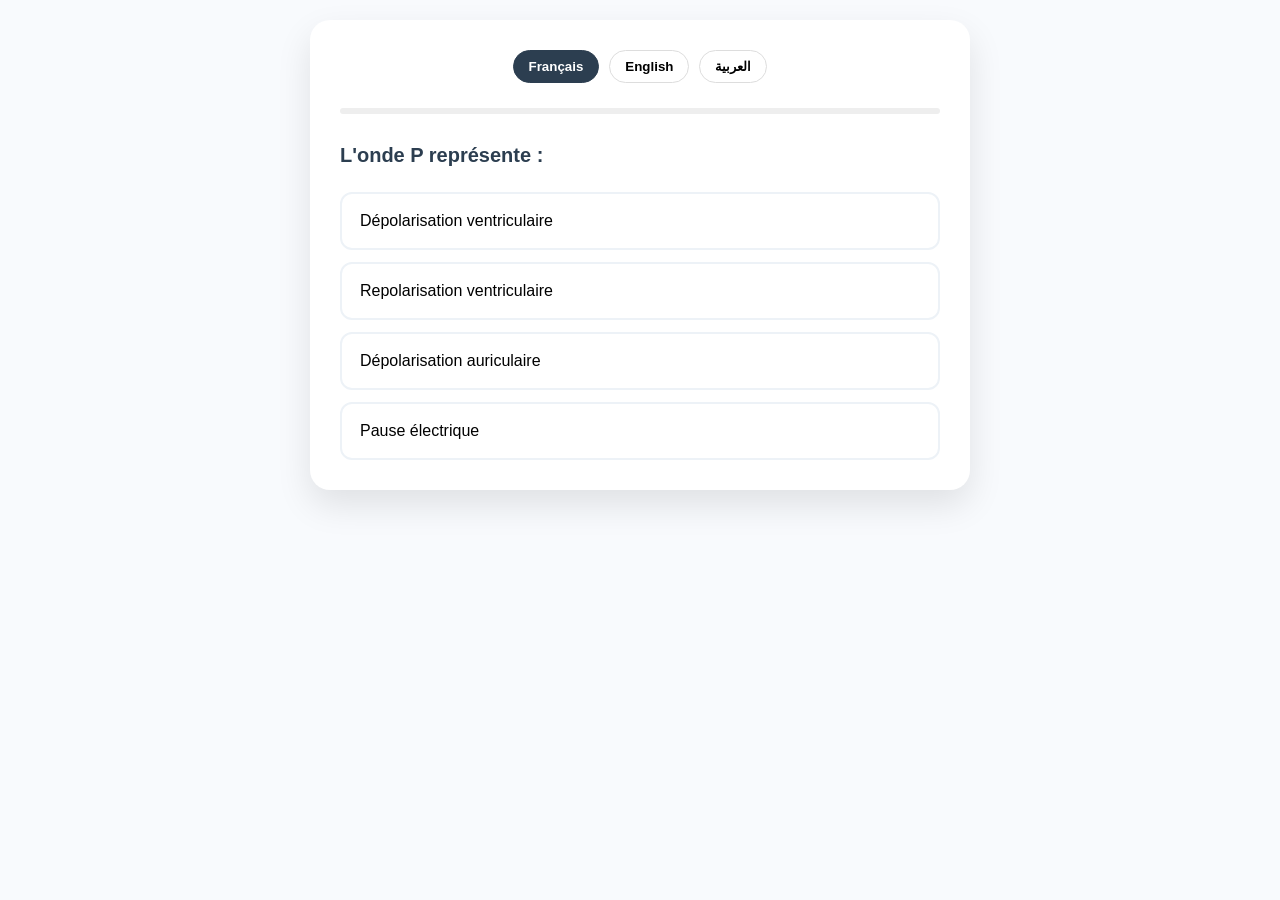
<file: onde.html>
<!DOCTYPE html>
<html lang="fr">
<head>
    <meta charset="UTF-8">
    <meta name="viewport" content="width=device-width, initial-scale=1.0">
    <title>ECG Mastery Quiz</title>
    <style>
        :root {
            --primary: #2c3e50;
            --secondary: #e74c3c;
            --success: #27ae60;
            --bg: #f8fafd;
            --white: #ffffff;
        }

        body {
            font-family: 'Segoe UI', Tahoma, Geneva, Verdana, sans-serif;
            background-color: var(--bg);
            margin: 0;
            padding: 20px;
            display: flex;
            justify-content: center;
        }

        /* Support pour l'Arabe (RTL) */
        .rtl { direction: rtl; text-align: right; font-family: 'Arial', sans-serif; }
        .rtl .option-btn { text-align: right; }

        #quiz-container {
            background: var(--white);
            width: 100%;
            max-width: 600px;
            padding: 30px;
            border-radius: 20px;
            box-shadow: 0 15px 35px rgba(0,0,0,0.1);
        }

        .lang-switcher {
            display: flex;
            justify-content: center;
            gap: 10px;
            margin-bottom: 25px;
        }

        .lang-btn {
            padding: 8px 15px;
            border: 1px solid #ddd;
            background: white;
            border-radius: 20px;
            cursor: pointer;
            font-weight: bold;
            transition: 0.3s;
        }

        .lang-btn.active {
            background: var(--primary);
            color: white;
            border-color: var(--primary);
        }

        .progress-bar {
            height: 6px;
            background: #eee;
            border-radius: 3px;
            margin-bottom: 30px;
        }

        #progress {
            height: 100%;
            background: var(--secondary);
            width: 0%;
            border-radius: 3px;
            transition: 0.4s;
        }

        .question {
            font-size: 20px;
            font-weight: 700;
            color: var(--primary);
            margin-bottom: 25px;
        }

        .options-grid {
            display: grid;
            gap: 12px;
        }

        .option-btn {
            padding: 18px;
            border: 2px solid #edf2f7;
            border-radius: 12px;
            background: white;
            cursor: pointer;
            font-size: 16px;
            text-align: left;
            transition: 0.2s;
        }

        .option-btn:hover:not(:disabled) {
            border-color: var(--secondary);
            background: #fffafa;
        }

        .option-btn.correct { background: var(--success); color: white; border-color: var(--success); }
        .option-btn.wrong { background: var(--secondary); color: white; border-color: var(--secondary); }

        #feedback {
            margin-top: 20px;
            padding: 15px;
            border-radius: 10px;
            display: none;
            font-weight: 500;
        }

        .next-btn {
            width: 100%;
            margin-top: 25px;
            padding: 18px;
            background: var(--primary);
            color: white;
            border: none;
            border-radius: 12px;
            font-weight: bold;
            cursor: pointer;
            display: none;
        }

        .result-screen { text-align: center; }
        .score-text { font-size: 50px; font-weight: 800; color: var(--secondary); }
    
    @media (max-width: 600px) {
    #quiz-container {
        padding: 18px;
        border-radius: 15px;
    }

    .question {
        font-size: 17px;
        line-height: 1.4;
    }

    .option-btn {
        font-size: 15px;
        padding: 14px;
    }

    .lang-switcher {
        flex-wrap: wrap;
        gap: 8px;
    }

    .lang-btn {
        padding: 6px 10px;
        font-size: 12px;
    }

    .score-text {
        font-size: 36px;
    }

    .next-btn {
        padding: 14px;
        font-size: 15px;
    }
}
    
    
    </style>
</head>
<body>

<div id="quiz-container">
    <div class="lang-switcher">
        <button class="lang-btn active" onclick="setLanguage('fr')">Français</button>
        <button class="lang-btn" onclick="setLanguage('en')">English</button>
        <button class="lang-btn" onclick="setLanguage('ar')">العربية</button>
    </div>

    <div class="progress-bar"><div id="progress"></div></div>

    <div id="quiz-content">
        <div class="question" id="q-text"></div>
        <div class="options-grid" id="options-box"></div>
        <div id="feedback"></div>
        <button class="next-btn" id="next-btn" onclick="nextQuestion()">Suivant</button>
    </div>
</div>

<script>
    let currentLang = 'fr';
    let currentIndex = 0;
    let score = 0;

    const translations = {
        fr: { next: "Question Suivante", result: "Résultat Final", restart: "Recommencer" },
        en: { next: "Next Question", result: "Final Result", restart: "Restart" },
        ar: { next: "السؤال التالي", result: "النتيجة النهائية", restart: "إعادة الاختبار" }
    };

    const quizData = [
        {
            q: { fr: "L'onde P représente :", en: "P wave represents:", ar: "تمثل موجة P:" },
            options: {
                fr: ["Dépolarisation ventriculaire", "Repolarisation ventriculaire", "Dépolarisation auriculaire", "Pause électrique"],
                en: ["Ventricular depolarization", "Ventricular repolarization", "Atrial depolarization", "Electrical pause"],
                ar: ["إزالة الاستقطاب البطيني", "إعادة استقطاب البطينات", "إزالة الاستقطاب الأذيني", "توقف كهربائي"]
            },
            correct: 2
        },
        {
            q: { fr: "Valeur normale de l’intervalle PR :", en: "Normal PR interval value:", ar: "القيمة الطبيعية لفترة PR:" },
            options: {
                fr: ["0.06 – 0.10 s", "0.12 – 0.20 s", "0.30 – 0.40 s", "0.50 – 0.60 s"],
                en: ["0.06 – 0.10 s", "0.12 – 0.20 s", "0.30 – 0.40 s", "0.50 – 0.60 s"],
                ar: ["0.06 – 0.10 ثانية", "0.12 – 0.20 ثانية", "0.30 – 0.40 ثانية", "0.50 – 0.60 ثانية"]
            },
            correct: 1
        },
        {
            q: { fr: "Bradycardie est définie par :", en: "Bradycardia is defined by:", ar: "يتم تعريف بطء القلب من خلال:" },
            options: {
                fr: ["FC > 100 bpm", "FC < 60 bpm", "FC = 75 bpm", "R-R irrégulier"],
                en: ["HR > 100 bpm", "HR < 60 bpm", "HR = 75 bpm", "Irregular R-R"],
                ar: ["نبض > 100 نبضة/د", "نبض < 60 نبضة/د", "نبض = 75 نبضة/د", "R-R غير منتظم"]
            },
            correct: 1
        },
        {
            q: { fr: "Méthode des grands carrés (FC régulière) :", en: "Large square method (Regular HR):", ar: "طريقة المربعات الكبيرة (نبض منتظم):" },
            options: {
                fr: ["1500 ÷ petits carrés", "60 ÷ RR", "300 ÷ grands carrés", "QRS × 10"],
                en: ["1500 ÷ small squares", "60 ÷ RR", "300 ÷ large squares", "QRS × 10"],
                ar: ["1500 ÷ المربعات الصغيرة", "60 ÷ RR", "300 ÷ المربعات الكبيرة", "QRS × 10"]
            },
            correct: 2
        }
        // ... Vous pouvez ajouter les 15 questions ici sur le même modèle
    ];

    function setLanguage(lang) {
        currentLang = lang;
        document.body.className = (lang === 'ar') ? 'rtl' : '';
        
        // Mise à jour visuelle des boutons de langue
        document.querySelectorAll('.lang-btn').forEach(btn => {
            btn.classList.toggle('active', btn.innerText.toLowerCase().includes(lang === 'fr' ? 'fr' : lang === 'en' ? 'en' : 'عرب'));
        });

        loadQuestion();
    }

    function loadQuestion() {
        if (currentIndex >= quizData.length) return showResults();

        const data = quizData[currentIndex];
        document.getElementById('q-text').innerText = data.q[currentLang];
        
        const optionsBox = document.getElementById('options-box');
        optionsBox.innerHTML = '';
        
        data.options[currentLang].forEach((opt, i) => {
            const btn = document.createElement('button');
            btn.className = 'option-btn';
            btn.innerText = opt;
            btn.onclick = () => checkAnswer(i);
            optionsBox.appendChild(btn);
        });

        document.getElementById('next-btn').style.display = 'none';
        document.getElementById('feedback').style.display = 'none';
        updateProgress();
    }

    function checkAnswer(selected) {
        const correct = quizData[currentIndex].correct;
        const btns = document.querySelectorAll('.option-btn');
        
        btns.forEach(btn => btn.disabled = true);

        if (selected === correct) {
            btns[selected].classList.add('correct');
            score++;
        } else {
            btns[selected].classList.add('wrong');
            btns[correct].classList.add('correct');
        }

        document.getElementById('next-btn').innerText = translations[currentLang].next;
        document.getElementById('next-btn').style.display = 'block';
    }

    function nextQuestion() {
        currentIndex++;
        loadQuestion();
    }

    function updateProgress() {
        const prog = (currentIndex / quizData.length) * 100;
        document.getElementById('progress').style.width = prog + '%';
    }

    function showResults() {
        const container = document.getElementById('quiz-content');
        container.innerHTML = `
            <div class="result-screen">
                <h2>${translations[currentLang].result}</h2>
                <div class="score-text">${score} / ${quizData.length}</div>
                <button class="next-btn" style="display:block" onclick="location.reload()">
                    ${translations[currentLang].restart}
                </button>
            </div>
        `;
    }

    loadQuestion();
</script>

</body>
</html>
</file>
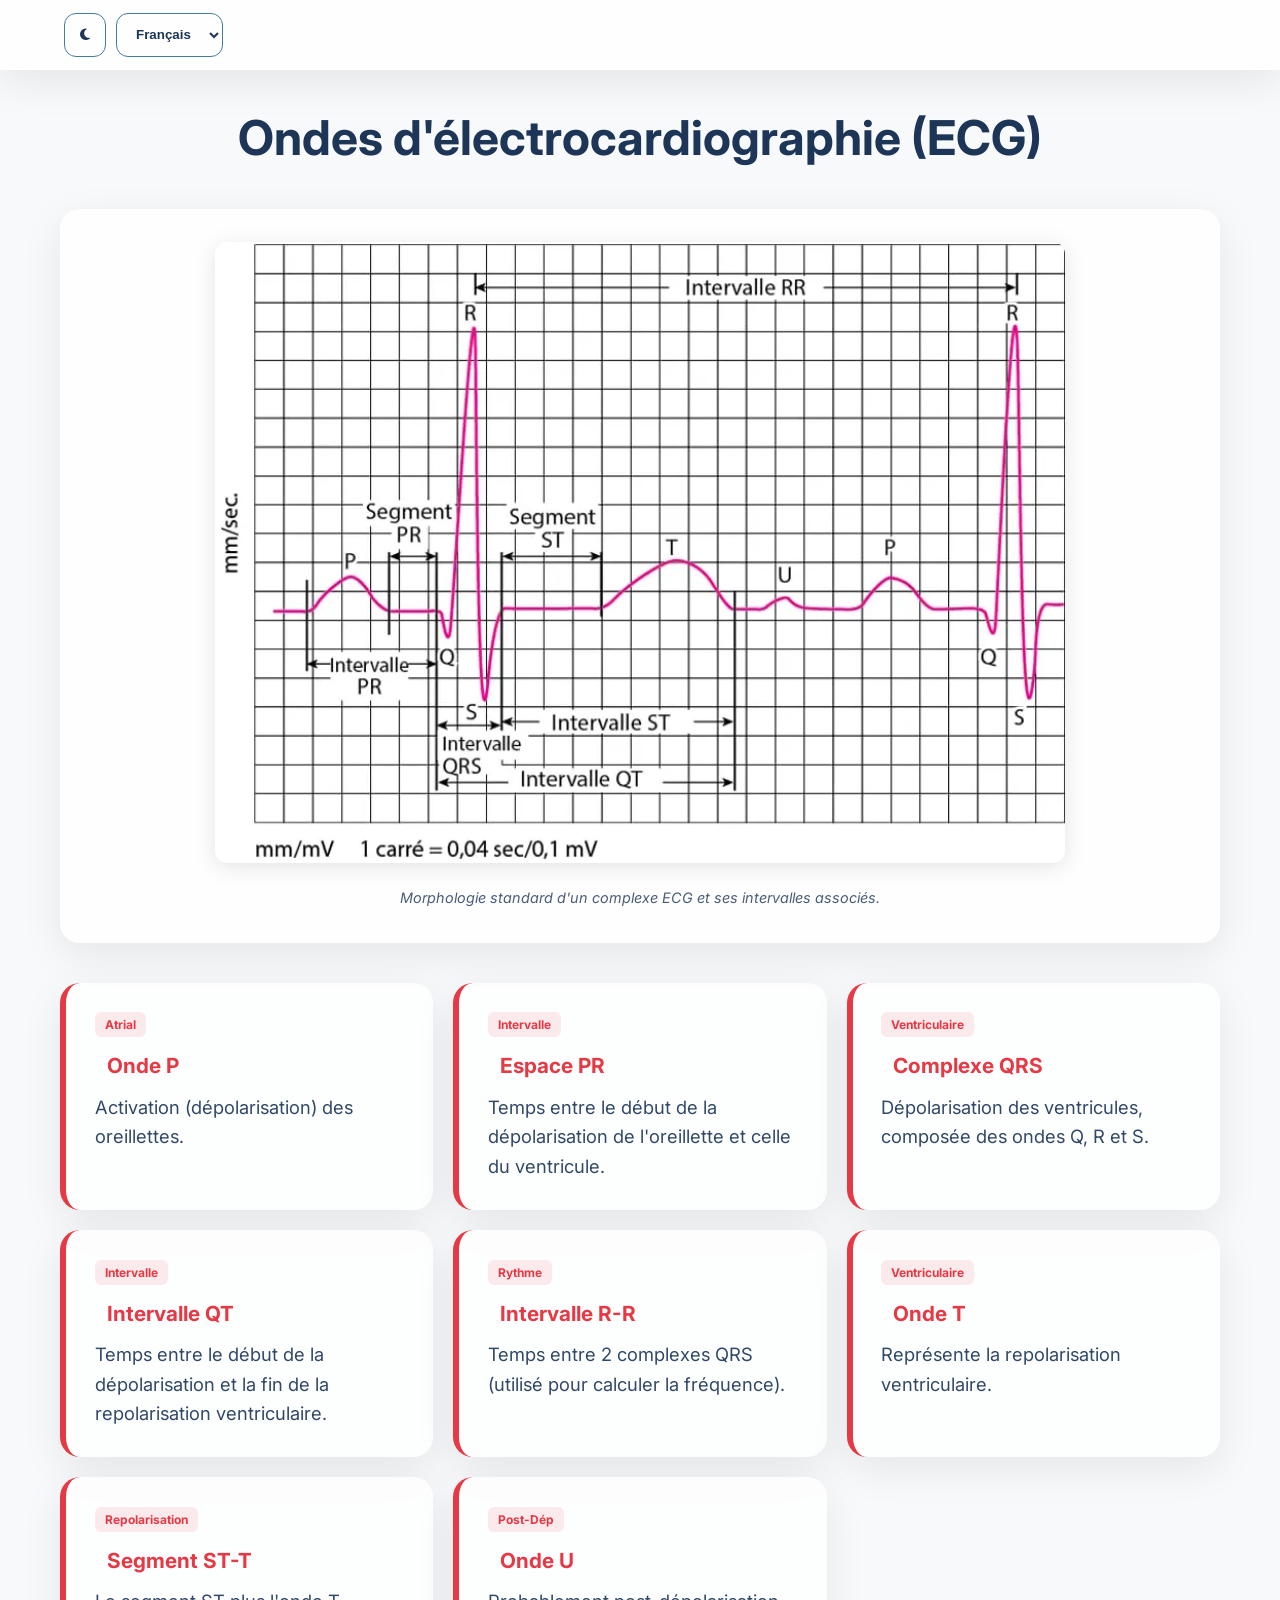
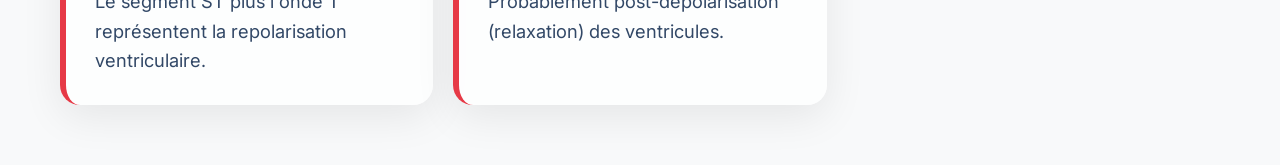
<file: ondes.html>
<!DOCTYPE html>
<html lang="fr" dir="ltr">
<head>
    <meta charset="UTF-8">
    <meta name="viewport" content="width=device-width, initial-scale=1.0, maximum-scale=5.0">
    <title>Analyse ECG | Système de Conduction</title>
    
    <!-- Google Fonts: Inter for UI, Noto Sans Arabic for RTL -->
    <link href="https://fonts.googleapis.com/css2?family=Inter:wght@300;400;600;700&family=Noto+Sans+Arabic:wght@400;700&display=swap" rel="stylesheet">
    <!-- Font Awesome -->
    <link rel="stylesheet" href="https://cdnjs.cloudflare.com/ajax/libs/font-awesome/6.4.0/css/all.min.css">
    
    <style>
        :root {
            /* Medical Color Palette */
            --primary: #e63946;
            --secondary: #1d3557;
            --accent: #457b9d;
            --bg: #f8f9fa;
            --text: #1d3557;
            --glass: rgba(255, 255, 255, 0.8);
            --border: rgba(255, 255, 255, 0.4);
            --shadow: 0 12px 40px rgba(0, 0, 0, 0.08);
            --radius: 20px;
            --transition: all 0.3s cubic-bezier(0.4, 0, 0.2, 1);

            /* Fluid Typography */
            --font-h1: clamp(1.8rem, 5vw, 3rem);
            --font-h2: clamp(1.4rem, 4vw, 2rem);
            --font-body: clamp(1rem, 2vw, 1.15rem);
        }

        [data-theme="dark"] {
            --bg: #0f172a;
            --text: #f1faee;
            --glass: rgba(30, 41, 59, 0.8);
            --border: rgba(255, 255, 255, 0.1);
            --secondary: #a8dadc;
        }

        * { margin: 0; padding: 0; box-sizing: border-box; -webkit-tap-highlight-color: transparent; }

        body {
            background-color: var(--bg);
            color: var(--text);
            font-family: 'Inter', sans-serif;
            line-height: 1.6;
            transition: background-color 0.4s ease;
            overflow-x: hidden;
        }

        [lang="ar"] body { font-family: 'Noto Sans Arabic', sans-serif; }

        /* Navigation - Optimized for Touch */
        nav {
            position: fixed; top: 0; width: 100%;
            height: 70px; display: flex; justify-content: space-between; align-items: center;
            padding: 0 5%; background: var(--glass);
            backdrop-filter: blur(15px); border-bottom: 1px solid var(--border);
            z-index: 1000; box-shadow: var(--shadow);
        }

        .logo { font-weight: 700; font-size: 1.3rem; color: var(--primary); display: flex; align-items: center; gap: 10px; }

        .controls { display: flex; gap: 10px; }

        select, .theme-toggle {
            min-height: 44px; /* Touch target size */
            padding: 0 15px; border-radius: 12px; border: 1px solid var(--accent);
            background: transparent; color: var(--text); cursor: pointer; font-weight: 600;
        }

        /* Hero Section */
        .container { max-width: 1200px; margin: 100px auto 60px; padding: 0 20px; }

        h1 { font-size: var(--font-h1); text-align: center; margin-bottom: 2rem; color: var(--secondary); }

        /* Diagram Card */
        .main-card {
            background: var(--glass); border-radius: var(--radius); padding: 2rem;
            border: 1px solid var(--border); box-shadow: var(--shadow);
            margin-bottom: 2.5rem; text-align: center;
        }

        .ecg-img {
            width: 100%; max-width: 850px; height: auto;
            border-radius: 12px; margin-bottom: 1rem;
            filter: drop-shadow(0 4px 10px rgba(0,0,0,0.1));
        }

        .caption { font-size: 0.9rem; font-style: italic; opacity: 0.8; }

        /* Flexible Grid System */
        .wave-grid {
            display: grid;
            grid-template-columns: repeat(auto-fit, minmax(min(100%, 320px), 1fr));
            gap: 20px;
        }

        .wave-card {
            background: var(--glass); padding: 1.8rem; border-radius: var(--radius);
            border-left: 6px solid var(--primary); box-shadow: var(--shadow);
            transition: var(--transition);
        }

        [dir="rtl"] .wave-card { border-left: none; border-right: 6px solid var(--primary); }

        .wave-card:hover { transform: translateY(-8px); border-color: var(--accent); }

        .wave-card h3 { color: var(--primary); font-size: 1.3rem; margin-bottom: 10px; display: flex; align-items: center; gap: 12px; }

        .wave-card p { font-size: var(--font-body); opacity: 0.9; }

        .type-tag {
            display: inline-block; padding: 3px 10px; background: rgba(230, 57, 70, 0.1);
            color: var(--primary); border-radius: 6px; font-size: 0.75rem; font-weight: 700; margin-bottom: 12px;
        }

        #progress-bar {
            position: fixed; top: 0; left: 0; height: 5px; 
            background: linear-gradient(90deg, var(--primary), var(--accent)); 
            width: 0%; z-index: 2000;
        }

        /* Mobile Adjustments */
        @media (max-width: 600px) {
            .container { margin-top: 90px; }
            .logo span { display: none; }
            .wave-card { padding: 1.5rem; }
        }
    </style>
</head>
<body>

<div id="progress-bar"></div>

<nav>
   
    <div class="controls">
        <button class="theme-toggle" onclick="toggleTheme()" aria-label="Toggle Dark Mode">
            <i class="fa-solid fa-moon"></i>
        </button>
        <select id="langSwitcher" onchange="translatePage(this.value)">
            <option value="fr">Français</option>
            <option value="en">English</option>
            <option value="ar">العربية</option>
        </select>
    </div>
</nav>

<main class="container">
    <h1 id="page-title">Ondes d'électrocardiographie (ECG)</h1>

    <article class="main-card">
        <img src="cvs_ecg_waves_fr.webp" alt="ECG Diagram" class="ecg-img">
        <p class="caption" id="diagram-cap">Visualisation des ondes, segments et intervalles du cycle cardiaque.</p>
    </article>

    <div class="wave-grid" id="wave-grid">
        <!-- Content injected by JS -->
    </div>
</main>

<script>
    const db = {
        fr: {
            title: "Ondes d'électrocardiographie (ECG)",
            caption: "Morphologie standard d'un complexe ECG et ses intervalles associés.",
            waves: [
                { name: "Onde P", type: "Atrial", text: "Activation (dépolarisation) des oreillettes." },
                { name: "Espace PR", type: "Intervalle", text: "Temps entre le début de la dépolarisation de l'oreillette et celle du ventricule." },
                { name: "Complexe QRS", type: "Ventriculaire", text: "Dépolarisation des ventricules, composée des ondes Q, R et S." },
                { name: "Intervalle QT", type: "Intervalle", text: "Temps entre le début de la dépolarisation et la fin de la repolarisation ventriculaire." },
                { name: "Intervalle R-R", type: "Rythme", text: "Temps entre 2 complexes QRS (utilisé pour calculer la fréquence)." },
                { name: "Onde T", type: "Ventriculaire", text: "Représente la repolarisation ventriculaire." },
                { name: "Segment ST-T", type: "Repolarisation", text: "Le segment ST plus l'onde T représentent la repolarisation ventriculaire." },
                { name: "Onde U", type: "Post-Dép", text: "Probablement post-dépolarisation (relaxation) des ventricules." }
            ]
        },
        en: {
            title: "Electrocardiography (ECG) Waves",
            caption: "Standard morphology of an ECG complex and associated intervals.",
            waves: [
                { name: "P Wave", type: "Atrial", text: "Activation (depolarization) of the atria." },
                { name: "PR Interval", type: "Interval", text: "Time between the start of atrial and ventricular depolarization." },
                { name: "QRS Complex", type: "Ventricular", text: "Ventricular depolarization, consisting of Q, R, and S waves." },
                { name: "QT Interval", type: "Interval", text: "Time between the start of depolarization and the end of ventricular repolarization." },
                { name: "R-R Interval", type: "Rhythm", text: "Time between two successive QRS complexes." },
                { name: "T Wave", type: "Ventricular", text: "Represents ventricular repolarization." },
                { name: "ST-T Segment", type: "Repolarization", text: "The ST segment plus the T wave represent ventricular repolarization." },
                { name: "U Wave", type: "Post-Dep", text: "Likely ventricular post-depolarization (relaxation)." }
            ]
        },
        ar: {
            title: "موجات تخطيط كهربائية القلب (ECG)",
            caption: "المورفولوجيا القياسية لمركب ECG والفترات المرتبطة به.",
            waves: [
                { name: "موجة P", type: "أذيني", text: "تنشيط (إزالة استقطاب) الأذينين." },
                { name: "فترة PR", type: "فترة", text: "الوقت بين بداية إزالة استقطاب الأذين وبداية إزالة استقطاب البطين." },
                { name: "مركب QRS", type: "بطيني", text: "إزالة استقطاب البطينين، وتتكون من موجات Q و R و S." },
                { name: "فترة QT", type: "فترة", text: "الوقت بين بداية إزالة استقطاب البطين ونهاية إعادة استقطابه." },
                { name: "فترة R-R", type: "إيقاع", text: "الوقت بين مركبي QRS متتاليين." },
                { name: "موجة T", type: "بطيني", text: "تمثل إعادة استقطاب البطينين." },
                { name: "قطعة ST-T", type: "إعادة استقطاب", text: "تمثل قطعة ST بالإضافة إلى موجة T مرحلة إعادة استقطاب البطين." },
                { name: "موجة U", type: "ما بعد التنشيط", text: "على الأرجح هي مرحلة ما بعد إزالة استقطاب (استرخاء) البطينين." }
            ]
        }
    };

    function translatePage(lang) {
        const data = db[lang];
        document.documentElement.lang = lang;
        document.documentElement.dir = (lang === 'ar') ? 'rtl' : 'ltr';
        
        document.getElementById('page-title').innerText = data.title;
        document.getElementById('diagram-cap').innerText = data.caption;
        
        const grid = document.getElementById('wave-grid');
        grid.innerHTML = data.waves.map(w => `
            <div class="wave-card">
                <span class="type-tag">${w.type}</span>
                <h3><i class="fa-solid fa-waveform"></i> ${w.name}</h3>
                <p>${w.text}</p>
            </div>
        `).join('');
    }

    function toggleTheme() {
        const body = document.body;
        const isDark = body.getAttribute('data-theme') === 'dark';
        body.setAttribute('data-theme', isDark ? 'light' : 'dark');
        document.querySelector('.theme-toggle i').className = isDark ? 'fa-solid fa-moon' : 'fa-solid fa-sun';
    }

    window.onscroll = () => {
        const winScroll = document.body.scrollTop || document.documentElement.scrollTop;
        const height = document.documentElement.scrollHeight - document.documentElement.clientHeight;
        document.getElementById("progress-bar").style.width = (winScroll / height) * 100 + "%";
    };

    // Initialize
    translatePage('fr');
</script>
</body>
</html>
</file>
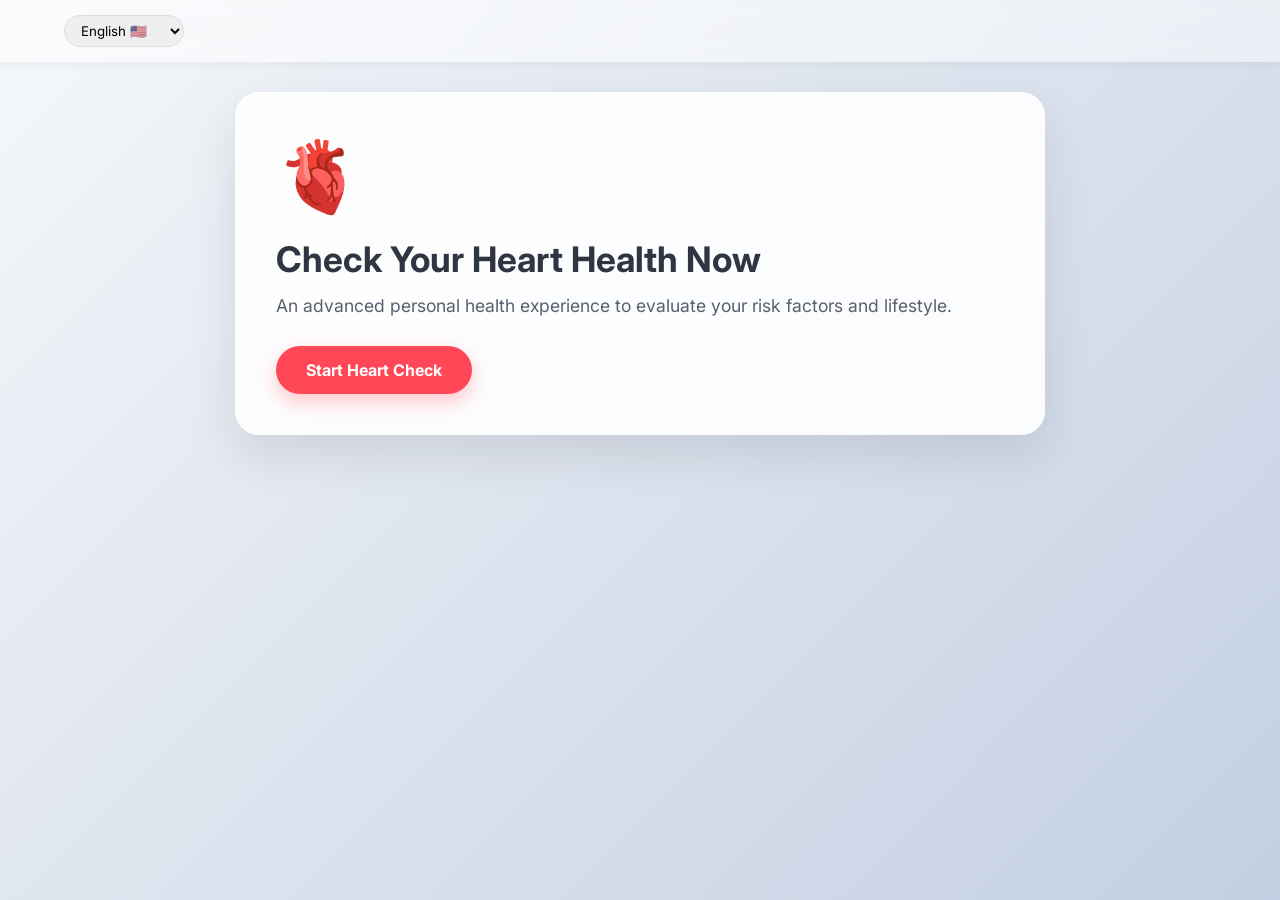
<file: patientmode.html>
<!DOCTYPE html>
<html lang="en" dir="ltr">
<head>
    <meta charset="UTF-8">
    <meta name="viewport" content="width=device-width, initial-scale=1.0">
    <title>Heart Health Checker | Professional Assessment</title>
    <link href="https://fonts.googleapis.com/css2?family=Inter:wght@300;400;600;700&family=Noto+Sans+Arabic:wght@400;700&display=swap" rel="stylesheet">
    <style>
        :root {
            --primary: #ff4757;
            --primary-light: #ff6b81;
            --secondary: #2f3542;
            --accent: #1e90ff;
            --success: #2ed573;
            --warning: #ffa502;
            --danger: #eb4d4b;
            --glass: rgba(255, 255, 255, 0.9);
            --bg-gradient: linear-gradient(135deg, #f5f7fa 0%, #c3cfe2 100%);
            --transition: all 0.4s cubic-bezier(0.4, 0, 0.2, 1);
        }

        [dir="rtl"] { font-family: 'Noto Sans Arabic', sans-serif; }
        * { margin: 0; padding: 0; box-sizing: border-box; font-family: 'Inter', sans-serif; }

        body {
            background: var(--bg-gradient);
            min-height: 100vh;
            color: var(--secondary);
            overflow-x: hidden;
            display: flex;
            flex-direction: column;
        }

        /* Animations */
        @keyframes pulse { 0% { transform: scale(1); } 50% { transform: scale(1.05); } 100% { transform: scale(1); } }
        @keyframes fadeIn { from { opacity: 0; transform: translateY(10px); } to { opacity: 1; transform: translateY(0); } }

        /* Layout */
        .navbar {
            padding: 15px 5%;
            display: flex;
            justify-content: space-between;
            align-items: center;
            backdrop-filter: blur(10px);
            background: rgba(255, 255, 255, 0.5);
            position: sticky;
            top: 0;
            z-index: 1000;
            box-shadow: 0 2px 10px rgba(0,0,0,0.05);
        }

        .lang-selector select { padding: 6px 12px; border-radius: 20px; border: 1px solid #ddd; outline: none; cursor: pointer; }

        .container { max-width: 850px; margin: 30px auto; padding: 0 20px; flex: 1; width: 100%; }

        .card {
            background: var(--glass);
            backdrop-filter: blur(20px);
            border-radius: 24px;
            padding: 40px;
            box-shadow: 0 20px 50px rgba(0,0,0,0.1);
            border: 1px solid rgba(255,255,255,0.4);
            animation: fadeIn 0.6s ease-out;
        }

        /* Hero */
        .hero-heart { font-size: 70px; animation: pulse 2s infinite; margin-bottom: 20px; display: inline-block; }
        h1 { font-size: 2.2rem; margin-bottom: 15px; color: var(--secondary); line-height: 1.2; }
        .subtitle { font-size: 1.1rem; color: #57606f; margin-bottom: 30px; }

        /* Progress Bar */
        .progress-wrapper { margin-bottom: 30px; }
        .progress-track { height: 6px; background: #eee; border-radius: 10px; overflow: hidden; margin-bottom: 10px; }
        .progress-fill { height: 100%; background: var(--primary); width: 0%; transition: width 0.5s ease; }
        .step-label { font-size: 0.85rem; font-weight: 700; color: var(--accent); text-transform: uppercase; }

        /* Questions */
        .question-box { margin-bottom: 30px; animation: fadeIn 0.4s ease-out; }
        .question-text { font-size: 1.15rem; font-weight: 600; margin-bottom: 15px; display: block; }
        .options-grid { display: grid; grid-template-columns: 1fr 1fr; gap: 12px; }
        .option-btn {
            padding: 14px;
            border: 2px solid #e1e8ed;
            border-radius: 14px;
            background: white;
            cursor: pointer;
            transition: var(--transition);
            font-size: 1rem;
            font-weight: 500;
        }
        .option-btn:hover { border-color: var(--primary-light); background: #fffafb; }
        .option-btn.selected { border-color: var(--primary); background: #fff5f6; color: var(--primary); box-shadow: 0 4px 12px rgba(255,71,87,0.15); }

        .input-group { margin-bottom: 15px; }
        input[type="number"] { width: 100%; padding: 12px; border-radius: 12px; border: 2px solid #ddd; outline: none; }

        /* Results */
        .chart-container { position: relative; width: 200px; height: 200px; margin: 0 auto 30px; }
        .score-svg { transform: rotate(-90deg); }
        .score-bg { fill: none; stroke: #eee; stroke-width: 10; }
        .score-progress { fill: none; stroke: var(--primary); stroke-width: 10; stroke-linecap: round; transition: stroke-dasharray 1s ease; }
        .score-content { position: absolute; top: 50%; left: 50%; transform: translate(-50%, -50%); text-align: center; }
        .score-num { font-size: 3rem; font-weight: 800; display: block; }
        .score-txt { font-size: 0.8rem; color: #777; text-transform: uppercase; }

        .challenge-card { background: white; border-radius: 15px; padding: 15px; margin-bottom: 10px; display: flex; align-items: center; gap: 15px; border-left: 5px solid var(--success); }
        [dir="rtl"] .challenge-card { border-left: none; border-right: 5px solid var(--success); }

        .btn { padding: 14px 30px; border-radius: 30px; border: none; font-weight: 700; cursor: pointer; transition: var(--transition); font-size: 1rem; }
        .btn-primary { background: var(--primary); color: white; box-shadow: 0 8px 20px rgba(255, 71, 87, 0.3); }
        .btn-primary:hover { transform: translateY(-2px); box-shadow: 0 12px 25px rgba(255, 71, 87, 0.4); }
        .btn-outline { background: transparent; border: 2px solid #ddd; }

        .hidden { display: none !important; }
        .emergency-alert { background: #fff5f5; border: 2px solid var(--danger); color: var(--danger); padding: 20px; border-radius: 15px; margin: 20px 0; font-weight: 700; text-align: center; }

        @media (max-width: 600px) { .options-grid { grid-template-columns: 1fr; } h1 { font-size: 1.6rem; } }
    </style>
</head>
<body>

    <nav class="navbar">
        <div class="lang-selector">
            <select id="langSelect" onchange="changeLanguage(this.value)">
                <option value="en">English 🇺🇸</option>
                <option value="ar">العربية 🇩🇿</option>
                <option value="fr">Français 🇫🇷</option>
            </select>
        </div>
    </nav>

    <div class="container">
        <!-- Home -->
        <div id="home-screen" class="card">
            <div class="hero-heart">🫀</div>
            <h1 data-i18n="hero_title">Check Your Heart Health Now</h1>
            <p class="subtitle" data-i18n="hero_subtitle">An advanced personal health experience to evaluate your risk factors and lifestyle.</p>
            <button class="btn btn-primary" onclick="startQuiz()" data-i18n="start_btn">Start Heart Check</button>
        </div>

        <!-- Quiz -->
        <div id="quiz-screen" class="card hidden">
            <div class="progress-wrapper">
                <div class="progress-track"><div id="progress-fill" class="progress-fill"></div></div>
                <div id="step-label" class="step-label">Step 1 of 8</div>
            </div>

            <div id="question-area"></div>

            <div style="display: flex; justify-content: space-between; margin-top: 30px;">
                <button id="prevBtn" class="btn btn-outline" onclick="moveStep(-1)" data-i18n="back">Back</button>
                <button id="nextBtn" class="btn btn-primary" onclick="moveStep(1)" data-i18n="next">Next</button>
            </div>
        </div>

        <!-- Result -->
        <div id="result-screen" class="card hidden">
            <h2 style="text-align: center; margin-bottom: 20px;" data-i18n="result_title">Your Heart Health Score</h2>
            
            <div class="chart-container">
                <svg class="score-svg" viewBox="0 0 100 100">
                    <circle class="score-bg" cx="50" cy="50" r="45"></circle>
                    <circle id="score-circle" class="score-progress" cx="50" cy="50" r="45" stroke-dasharray="0 283"></circle>
                </svg>
                <div class="score-content">
                    <span id="score-value" class="score-num">0</span>
                    <span class="score-txt">Health Index</span>
                </div>
            </div>

            <div id="status-badge" style="text-align: center; font-size: 1.4rem; font-weight: 800; margin-bottom: 20px;">---</div>
            <p id="result-desc" style="text-align: center; margin-bottom: 30px; line-height: 1.6;"></p>

            <div id="emergency-area" class="hidden">
                <div class="emergency-alert">
                    <p data-i18n="emergency_msg">🚨 URGENT: High-risk symptoms detected. Please consult a doctor immediately or call emergency services.</p>
                    <button class="btn btn-primary" style="margin-top: 15px; width: 100%; background: var(--danger);" onclick="window.print()" data-i18n="call_action">Print Report for Doctor</button>
                </div>
            </div>

            <div id="lifestyle-challenges">
                <h3 style="margin-bottom: 15px;" data-i18n="challenges_title">Your 30-Day Challenges</h3>
                <div id="challenges-list"></div>
            </div>

            <button class="btn btn-outline" style="width: 100%; margin-top: 30px;" onclick="location.reload()" data-i18n="retake">Retake Test</button>
        </div>
    </div>

    <script>
        const translations = {
            en: {
                app_name: "HeartCheck Pro",
                hero_title: "How Healthy is Your Heart?",
                hero_subtitle: "Professional-grade cardiovascular assessment in 2 minutes.",
                start_btn: "Start Assessment",
                back: "Back",
                next: "Next",
                step: "Step",
                yes: "Yes",
                no: "No",
                result_title: "Assessment Result",
                challenges_title: "Health Improvement Plan",
                retake: "Retake Test",
                emergency_msg: "🚨 URGENT: Critical symptoms detected. Please seek medical evaluation immediately.",
                call_action: "Print Report for Doctor",
                level_green: "Excellent Health 💚",
                level_yellow: "Needs Attention 💛",
                level_orange: "Risk Zone 🧡",
                level_red: "Critical Zone ❤️",
                status_green: "Your heart health profile looks strong. Keep up your healthy lifestyle!",
                status_yellow: "You have minor risk factors. A check-up and lifestyle adjustments are recommended.",
                status_orange: "Warning: Multiple risk factors identified. Schedule a medical appointment soon.",
                status_red: "Critical: High risk for cardiovascular issues. Immediate medical consultation is required.",
                ch_water: "💧 Drink 2L of water daily",
                ch_walk: "👟 Walk 30 mins every morning",
                ch_sleep: "😴 Get 8 hours of sleep",
                ch_stress: "🧘 Practice 5 mins of meditation",
                q_age: "What is your age?",
                q_gender: "Gender",
                q_smoke: "Do you smoke or are exposed to smoking?",
                q_exercise: "Do you exercise regularly (3+ times/week)?",
                q_stress: "Do you experience severe stress or poor sleep?",
                q_bp: "Do you have high blood pressure?",
                q_diabetes: "Do you have diabetes?",
                q_chol: "Do you have high cholesterol?",
                q_chest: "Do you experience chest pain?",
                q_chest_exert: "Does it appear during physical effort?",
                q_chest_rad: "Does pain spread to arm, neck or jaw?",
                q_breath: "Do you experience shortness of breath?",
                q_palp: "Do you feel heart palpitations?",
                q_faint: "Have you experienced fainting or severe dizziness?",
                q_sleep_hrs: "How many hours do you sleep per night?",
                q_energy: "Do you wake up feeling tired?",
                q_caffeine: "Do you drink 3+ cups of coffee/energy drinks daily?",
                q_sitting: "Do you spend 6+ hours sitting daily?",
                q_skip_meal: "Do you often skip meals or eat unhealthy food?",
                q_burnout: "Recently experienced emotional burnout?",
                q_skipped_beat: "Does your heart feel like it 'skips' beats?",
                q_cold: "Do you experience cold hands or feet frequently?",
                q_rate: "How would you rate your heart health?",
                q_worried: "Are you personally worried about your heart health?"
            },
            ar: {
                app_name: "فحص القلب الاحترافي",
                hero_title: "ما مدى صحة قلبك؟",
                hero_subtitle: "تقييم قلبي متقدم في دقيقتين فقط.",
                start_btn: "ابدأ التقييم الآن",
                back: "السابق",
                next: "التالي",
                step: "الخطوة",
                yes: "نعم",
                no: "لا",
                result_title: "نتائج التقييم",
                challenges_title: "خطة تحسين الصحة",
                retake: "إعادة الاختبار",
                emergency_msg: "🚨 تحذير: تم اكتشاف أعراض حرجة. يرجى مراجعة الطبيب فوراً.",
                call_action: "طباعة التقرير للطبيب",
                level_green: "صحة ممتازة 💚",
                level_yellow: "يحتاج اهتمام 💛",
                level_orange: "منطقة خطر 🧡",
                level_red: "منطقة حرجة ❤️",
                status_green: "صحة قلبك تبدو قوية. حافظ على نمط حياتك الصحي!",
                status_yellow: "لديك بعض عوامل الخطر الطفيفة. نوصي ببعض التعديلات.",
                status_orange: "تحذير: تم تحديد عوامل خطر متعددة. حدد موعداً طبياً قريباً.",
                status_red: "حرج: خطر مرتفع للإصابة بمشاكل قلبية. مطلوب استشارة طبية فورية.",
                ch_water: "💧 اشرب 2 لتر من الماء يومياً",
                ch_walk: "👟 امشي لمدة 30 دقيقة صباحاً",
                ch_sleep: "😴 احصل على 8 ساعات من النوم",
                ch_stress: "🧘 مارس التأمل لمدة 5 دقائق",
                q_age: "كم عمرك؟",
                q_gender: "الجنس",
                q_smoke: "هل تدخن أو تتعرض للتدخين؟",
                q_exercise: "هل تمارس الرياضة بانتظام؟",
                q_stress: "هل تعاني من توتر شديد أو قلة نوم؟",
                q_bp: "هل تعاني من ضغط دم مرتفع؟",
                q_diabetes: "هل تعاني من السكري؟",
                q_chol: "هل تعاني من ارتفاع الكوليسترول؟",
                q_chest: "هل تشعر بألم في الصدر؟",
                q_chest_exert: "هل يظهر الألم عند بذل جهد بدني؟",
                q_chest_rad: "هل يمتد الألم إلى الذراع أو الفك؟",
                q_breath: "هل تعاني من ضيق التنفس؟",
                q_palp: "هل تشعر بخفقان القلب؟",
                q_faint: "هل تعرضت للإغماء أو الدوار الشديد؟",
                q_sleep_hrs: "كم ساعة تنام في الليل؟",
                q_energy: "هل تستيقظ وأنت تشعر بالتعب؟",
                q_caffeine: "هل تتناول 3 أكواب قهوة أو مشروبات طاقة؟",
                q_sitting: "هل تقضي أكثر من 6 ساعات جالساً؟",
                q_skip_meal: "هل تتناول طعاماً غير صحي بانتظام؟",
                q_burnout: "هل شعرت بالإرهاق النفسي مؤخراً؟",
                q_skipped_beat: "هل تشعر أن نبضات قلبك 'تتوقف' أحياناً؟",
                q_cold: "هل تشعر ببرودة الأطراف باستمرار؟",
                q_rate: "كيف تقيم صحة قلبك؟",
                q_worried: "هل أنت قلق شخصياً بشأن صحة قلبك؟"
            },
            fr: {
                app_name: "HeartCheck Pro",
                hero_title: "Comment va votre cœur ?",
                hero_subtitle: "Évaluation cardiovasculaire de qualité professionnelle.",
                start_btn: "Commencer l'évaluation",
                back: "Retour",
                next: "Suivant",
                step: "Étape",
                yes: "Oui",
                no: "Non",
                result_title: "Résultat",
                challenges_title: "Améliorer ma santé",
                retake: "Recommencer",
                emergency_msg: "🚨 URGENT : Symptômes critiques détectés. Consultez un médecin immédiatement.",
                call_action: "Imprimer pour le médecin",
                level_green: "Excellente Santé 💚",
                level_yellow: "Attention Requise 💛",
                level_orange: "Zone de Risque 🧡",
                level_red: "Zone Critique ❤️",
                status_green: "Votre cœur est en pleine forme. Continuez ainsi !",
                status_yellow: "Facteurs de risque mineurs. Un bilan est recommandé.",
                status_orange: "Attention : Plusieurs facteurs identifiés. Consultez bientôt.",
                status_red: "Critique : Risque élevé. Consultation médicale immédiate requise.",
                ch_water: "💧 Boire 2L d'eau par jour",
                ch_walk: "👟 30 min de marche matinale",
                ch_sleep: "😴 8 heures de sommeil",
                ch_stress: "🧘 5 min de méditation",
                q_age: "Quel est votre âge ?",
                q_gender: "Genre",
                q_smoke: "Fumez-vous ou y êtes-vous exposé ?",
                q_exercise: "Sport régulier (3+/sem) ?",
                q_stress: "Stress sévère ou manque de sommeil ?",
                q_bp: "Hypertension artérielle ?",
                q_diabetes: "Diabète ?",
                q_chol: "Cholestérol élevé ?",
                q_chest: "Douleurs thoraciques ?",
                q_chest_exert: "Apparaît lors d'un effort ?",
                q_chest_rad: "Douleur irradiant le bras ou la mâchoire ?",
                q_breath: "Essoufflement ?",
                q_palp: "Palpitations cardiaques ?",
                q_faint: "Évanouissements ou vertiges ?",
                q_sleep_hrs: "Heures de sommeil ?",
                q_energy: "Réveil fatigué ?",
                q_caffeine: "3+ tasses de café/boisson énergisante ?",
                q_sitting: "Assis 6h+ par jour ?",
                q_skip_meal: "Alimentation malsaine ?",
                q_burnout: "Burn-out émotionnel récent ?",
                q_skipped_beat: "Sensation de battements sautés ?",
                q_cold: "Mains/pieds froids fréquemment ?",
                q_rate: "Auto-évaluation de votre cœur ?",
                q_worried: "Êtes-vous inquiet pour votre cœur ?"
            }
        };

        const questions = [
            // STEP 1
            { id: 'age', step: 1, type: 'number', label: 'q_age', weight: (v) => v > 50 ? 3 : (v > 40 ? 1 : 0) },
            { id: 'gender', step: 1, type: 'choice', options: ['Male', 'Female'], label: 'q_gender' },
            { id: 'smoke', step: 1, type: 'boolean', label: 'q_smoke', weight: 4 },
            { id: 'exercise', step: 1, type: 'boolean', label: 'q_exercise', weight: (v) => v ? 0 : 2 },
            
            // STEP 2
            { id: 'bp', step: 2, type: 'boolean', label: 'q_bp', weight: 4 },
            { id: 'diabetes', step: 2, type: 'boolean', label: 'q_diabetes', weight: 4 },
            { id: 'chol', step: 2, type: 'boolean', label: 'q_chol', weight: 3 },

            // STEP 3 (Smart Branching)
            { id: 'chest_pain', step: 3, type: 'boolean', label: 'q_chest', weight: 5 },
            { id: 'chest_exertion', step: 3, type: 'boolean', label: 'q_chest_exert', weight: 4, parent: 'chest_pain' },
            { id: 'chest_rad', step: 3, type: 'boolean', label: 'q_chest_rad', weight: 5, parent: 'chest_pain' },

            // STEP 4
            { id: 'breath', step: 4, type: 'boolean', label: 'q_breath', weight: 4 },
            { id: 'palp', step: 4, type: 'boolean', label: 'q_palp', weight: 2 },
            { id: 'faint', step: 4, type: 'boolean', label: 'q_faint', weight: 6 },

            // STEP 5 - Lifestyle
            { id: 'sleep_hrs', step: 5, type: 'number', label: 'q_sleep_hrs', weight: (v) => v < 6 ? 2 : 0 },
            { id: 'wake_tired', step: 5, type: 'boolean', label: 'q_energy', weight: 1 },
            { id: 'caffeine', step: 5, type: 'boolean', label: 'q_caffeine', weight: 1 },
            { id: 'sitting', step: 5, type: 'boolean', label: 'q_sitting', weight: 2 },

            // STEP 6 - Emotional
            { id: 'stress_severe', step: 6, type: 'boolean', label: 'q_stress', weight: 2 },
            { id: 'burnout', step: 6, type: 'boolean', label: 'q_burnout', weight: 2 },

            // STEP 7 - Advanced Symptoms
            { id: 'skipped_beat', step: 7, type: 'boolean', label: 'q_skipped_beat', weight: 2 },
            { id: 'cold_limbs', step: 7, type: 'boolean', label: 'q_cold', weight: 1 },

            // STEP 8 - Perception
            { id: 'self_rate', step: 8, type: 'choice', options: ['Excellent', 'Good', 'Average', 'Poor'], label: 'q_rate', weight: (v) => v === 'Poor' ? 3 : 0 },
            { id: 'worried', step: 8, type: 'boolean', label: 'q_worried', weight: 1 }
        ];

        let currentStep = 1;
        const totalSteps = 8;
        let answers = {};
        let currentLang = 'en';

        function changeLanguage(lang) {
            currentLang = lang;
            document.documentElement.dir = lang === 'ar' ? 'rtl' : 'ltr';
            document.querySelectorAll('[data-i18n]').forEach(el => {
                const key = el.getAttribute('data-i18n');
                el.innerText = translations[lang][key] || el.innerText;
            });
            if (!document.getElementById('quiz-screen').classList.contains('hidden')) renderStep();
        }

        function startQuiz() {
            document.getElementById('home-screen').classList.add('hidden');
            document.getElementById('quiz-screen').classList.remove('hidden');
            renderStep();
        }

        function renderStep() {
            const area = document.getElementById('question-area');
            area.innerHTML = '';
            document.getElementById('step-label').innerText = `${translations[currentLang].step} ${currentStep} / ${totalSteps}`;
            document.getElementById('progress-fill').style.width = `${(currentStep/totalSteps)*100}%`;

            const stepQs = questions.filter(q => q.step === currentStep);
            
            stepQs.forEach(q => {
                // Branching check
                if (q.parent && !answers[q.parent]) return;

                const box = document.createElement('div');
                box.className = 'question-box';
                box.innerHTML = `<span class="question-text">${translations[currentLang][q.label]}</span>`;

                if (q.type === 'boolean') {
                    const grid = document.createElement('div');
                    grid.className = 'options-grid';
                    ['yes', 'no'].forEach(opt => {
                        const btn = document.createElement('button');
                        btn.className = `option-btn ${answers[q.id] === (opt === 'yes') ? 'selected' : ''}`;
                        btn.innerText = translations[currentLang][opt];
                        btn.onclick = () => { answers[q.id] = (opt === 'yes'); renderStep(); };
                        grid.appendChild(btn);
                    });
                    box.appendChild(grid);
                } else if (q.type === 'number') {
                    const inp = document.createElement('input');
                    inp.type = 'number';
                    inp.value = answers[q.id] || '';
                    inp.oninput = (e) => answers[q.id] = e.target.value;
                    box.appendChild(inp);
                } else if (q.type === 'choice') {
                    const grid = document.createElement('div');
                    grid.className = 'options-grid';
                    q.options.forEach(opt => {
                        const btn = document.createElement('button');
                        btn.className = `option-btn ${answers[q.id] === opt ? 'selected' : ''}`;
                        btn.innerText = opt;
                        btn.onclick = () => { answers[q.id] = opt; renderStep(); };
                        grid.appendChild(btn);
                    });
                    box.appendChild(grid);
                }
                area.appendChild(box);
            });
        }

        function moveStep(dir) {
            if (dir === 1 && currentStep < totalSteps) {
                currentStep++;
                renderStep();
            } else if (dir === -1 && currentStep > 1) {
                currentStep--;
                renderStep();
            } else if (dir === 1 && currentStep === totalSteps) {
                calculate();
            }
        }

        function calculate() {
            let risk = 0;
            questions.forEach(q => {
                const val = answers[q.id];
                if (val !== undefined) {
                    if (typeof q.weight === 'function') risk += q.weight(val);
                    else if (typeof q.weight === 'number' && val === true) risk += q.weight;
                }
            });

            // Convert to 100-0 health score
            let healthScore = 100 - (risk * 2);
            if (healthScore < 0) healthScore = 5;

            document.getElementById('quiz-screen').classList.add('hidden');
            document.getElementById('result-screen').classList.remove('hidden');

            // Animate score
            let i = 0;
            const interval = setInterval(() => {
                if (i >= healthScore) clearInterval(interval);
                document.getElementById('score-value').innerText = i;
                document.getElementById('score-circle').style.strokeDasharray = `${(i/100)*283} 283`;
                i++;
            }, 15);

            const badge = document.getElementById('status-badge');
            const desc = document.getElementById('result-desc');
            const emergency = document.getElementById('emergency-area');

            if (healthScore > 80) {
                badge.innerText = translations[currentLang].level_green;
                badge.style.color = 'var(--success)';
                desc.innerText = translations[currentLang].status_green;
            } else if (healthScore > 60) {
                badge.innerText = translations[currentLang].level_yellow;
                badge.style.color = 'var(--warning)';
                desc.innerText = translations[currentLang].status_yellow;
            } else if (healthScore > 40) {
                badge.innerText = translations[currentLang].level_orange;
                badge.style.color = 'var(--primary)';
                desc.innerText = translations[currentLang].status_orange;
            } else {
                badge.innerText = translations[currentLang].level_red;
                badge.style.color = 'var(--danger)';
                desc.innerText = translations[currentLang].status_red;
                emergency.classList.remove('hidden');
            }

            // Challenges
            const list = document.getElementById('challenges-list');
            list.innerHTML = '';
            const cKeys = ['ch_water', 'ch_walk', 'ch_sleep', 'ch_stress'];
            cKeys.forEach(k => {
                list.innerHTML += `<div class="challenge-card">${translations[currentLang][k]}</div>`;
            });
        }
    </script>
</body>
</html>
</file>
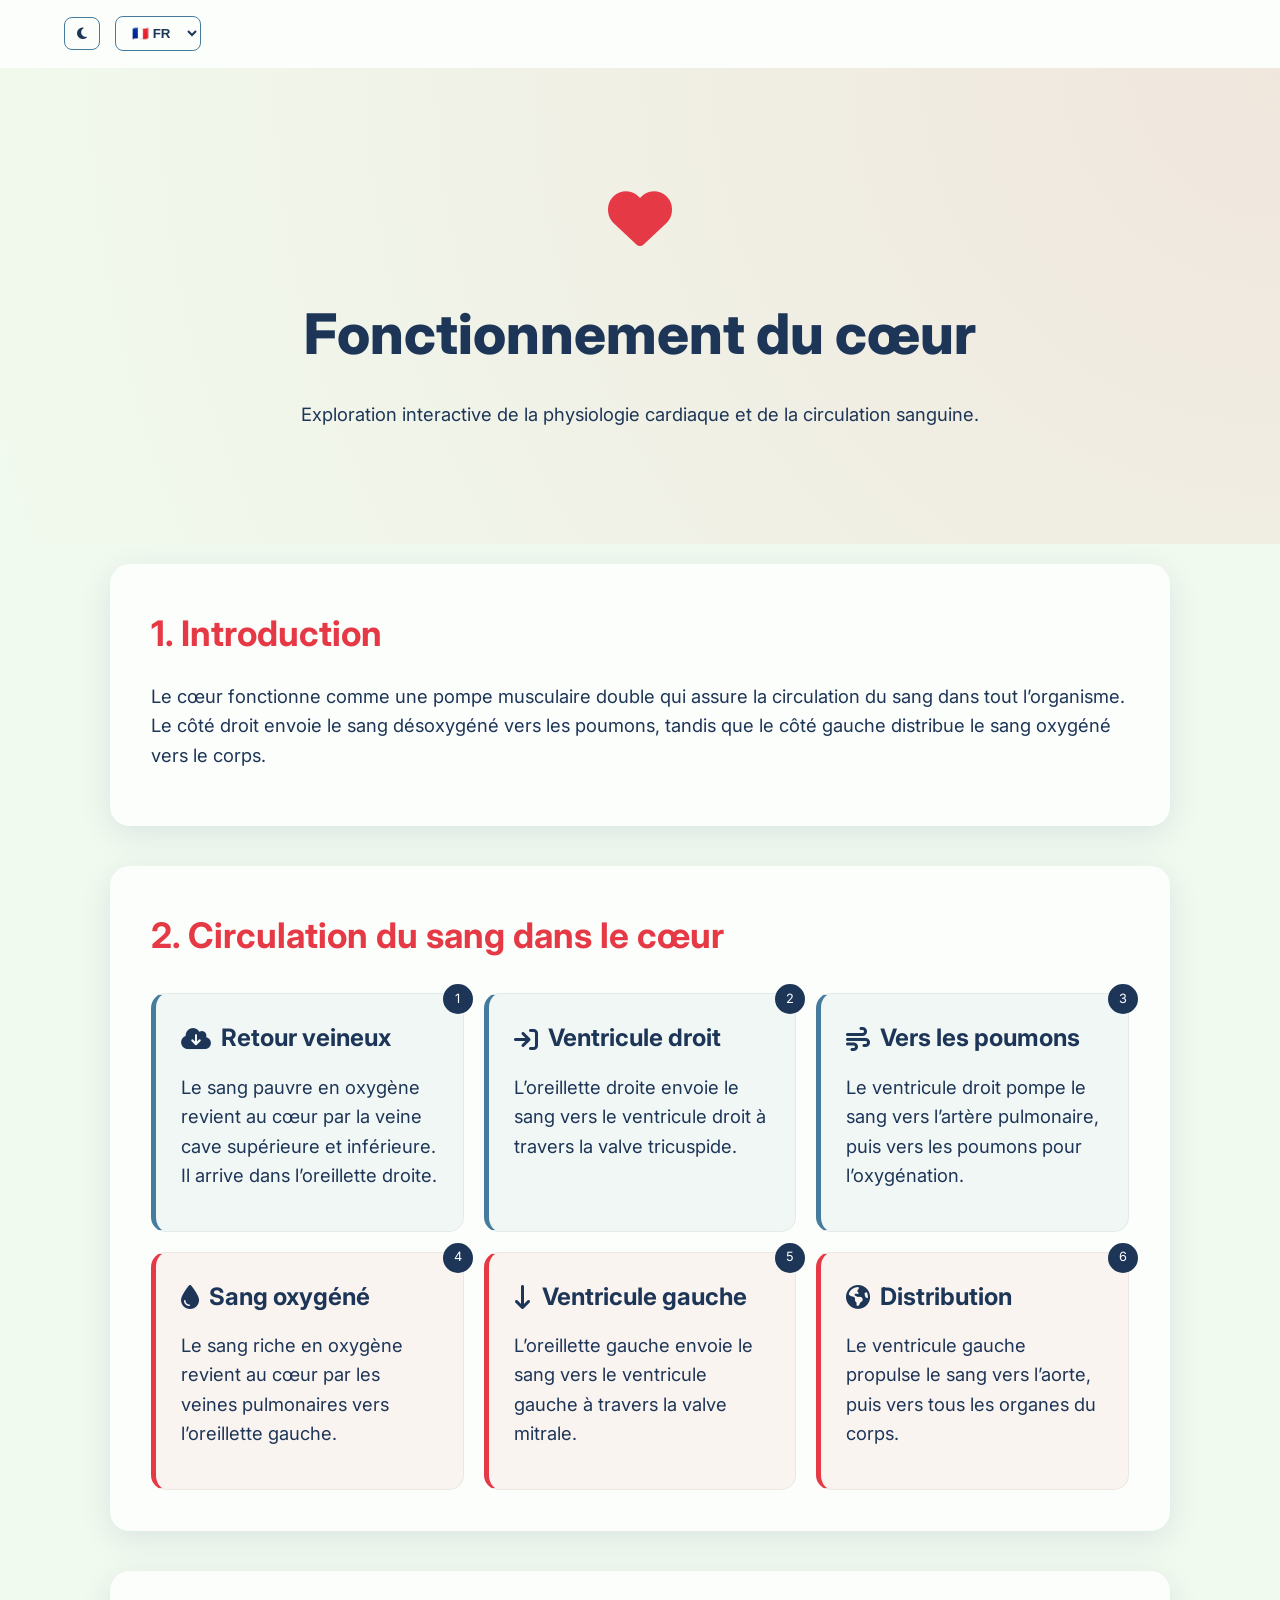
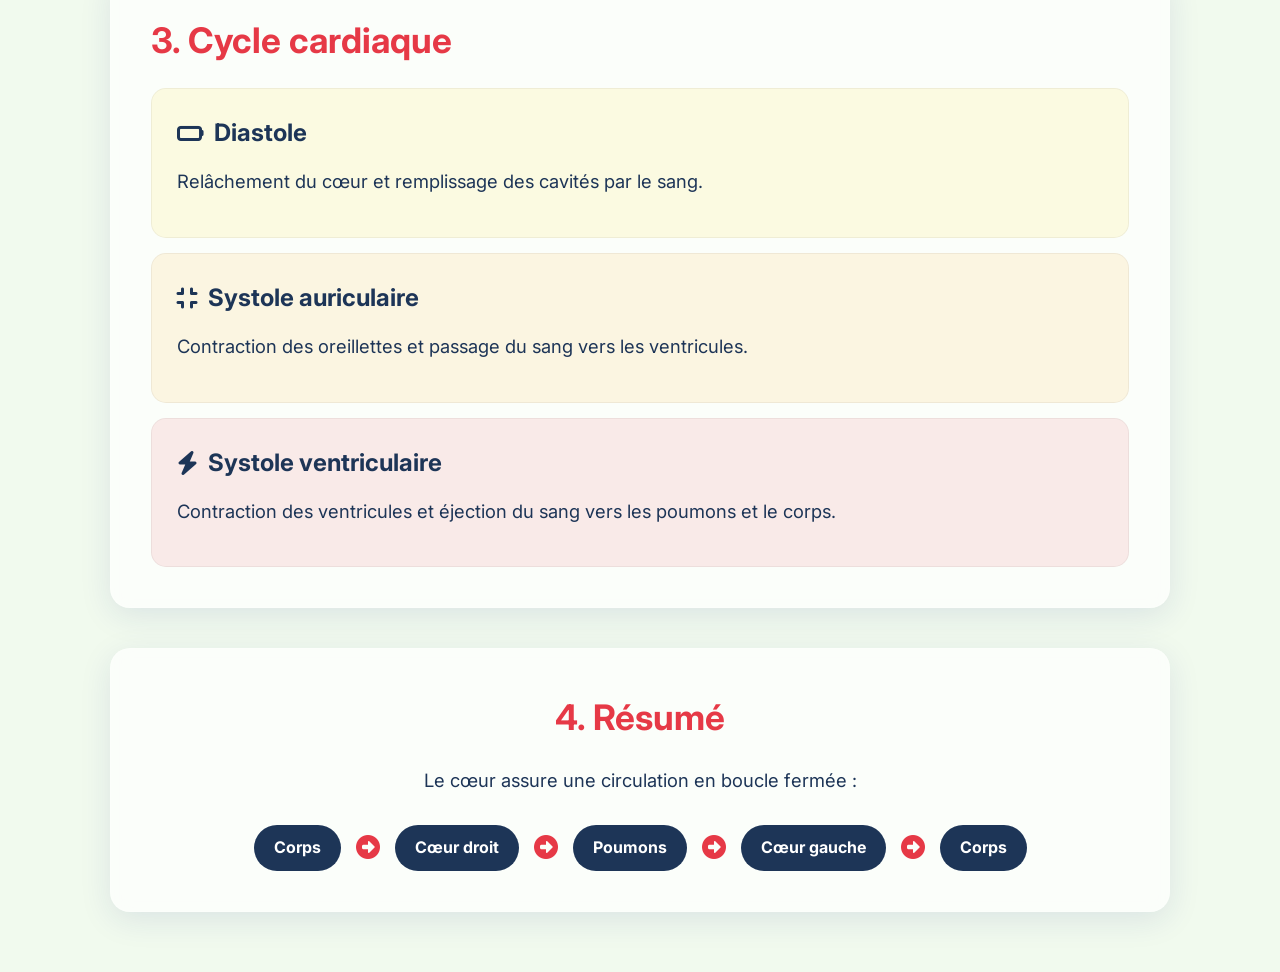
<file: walaa.html>
<!DOCTYPE html>
<html lang="fr" dir="ltr">
<head>
    <meta charset="UTF-8">
    <meta name="viewport" content="width=device-width, initial-scale=1.0">
    <title>CardioPhysio | Fonctionnement du cœur</title>
    
    <!-- Fonts -->
    <link href="https://fonts.googleapis.com/css2?family=Inter:wght@300;400;600;800&family=Noto+Sans+Arabic:wght@400;700&display=swap" rel="stylesheet">
    <!-- Icons -->
    <link rel="stylesheet" href="https://cdnjs.cloudflare.com/ajax/libs/font-awesome/6.4.0/css/all.min.css">

    <style>
        :root {
            --primary-red: #e63946;
            --deep-blue: #1d3557;
            --teal: #457b9d;
            --light-blue: #f1faee;
            --glass: rgba(255, 255, 255, 0.7);
            --card-shadow: 0 8px 32px 0 rgba(31, 38, 135, 0.1);
            --transition: all 0.4s cubic-bezier(0.4, 0, 0.2, 1);
            
            /* Fluid Typography */
            --font-main: 'Inter', sans-serif;
            --h1: clamp(2rem, 5vw, 3.5rem);
            --h2: clamp(1.5rem, 4vw, 2.2rem);
            --p: clamp(1rem, 1vw + 0.5rem, 1.15rem);
        }

        [data-theme="dark"] {
            --deep-blue: #f1faee;
            --light-blue: #0f172a;
            --glass: rgba(30, 41, 59, 0.7);
            --text-color: #f1f5f9;
        }

        * {
            margin: 0;
            padding: 0;
            box-sizing: border-box;
        }

        body {
            font-family: var(--font-main);
            background: var(--light-blue);
            color: var(--deep-blue);
            line-height: 1.6;
            overflow-x: hidden;
            transition: var(--transition);
        }

        body[dir="rtl"] {
            font-family: 'Noto Sans Arabic', sans-serif;
        }

        /* --- UI Components --- */
        #progress-bar {
            position: fixed;
            top: 0;
            left: 0;
            height: 5px;
            background: linear-gradient(to right, var(--primary-red), var(--teal));
            width: 0%;
            z-index: 2000;
        }

        nav {
            position: sticky;
            top: 0;
            display: flex;
            justify-content: space-between;
            align-items: center;
            padding: 1rem 5%;
            background: var(--glass);
            backdrop-filter: blur(12px);
            -webkit-backdrop-filter: blur(12px);
            z-index: 1000;
            border-bottom: 1px solid rgba(255,255,255,0.1);
        }

        .logo {
            font-weight: 800;
            font-size: 1.5rem;
            color: var(--primary-red);
            display: flex;
            align-items: center;
            gap: 10px;
        }

        .controls {
            display: flex;
            gap: 15px;
            align-items: center;
        }

        .lang-btn, .theme-btn {
            padding: 8px 12px;
            border-radius: 8px;
            border: 1px solid var(--teal);
            background: transparent;
            color: var(--deep-blue);
            cursor: pointer;
            font-weight: 600;
            transition: var(--transition);
        }

        .lang-btn:hover { background: var(--teal); color: white; }

        /* --- Hero Section --- */
        .hero {
            padding: 100px 10%;
            text-align: center;
            background: radial-gradient(circle at top right, rgba(230, 57, 70, 0.1), transparent);
        }

        .hero h1 {
            font-size: var(--h1);
            margin-bottom: 20px;
            font-weight: 800;
        }

        .heart-icon {
            font-size: 4rem;
            color: var(--primary-red);
            animation: pulse 1.5s infinite;
            margin-bottom: 20px;
        }

        @keyframes pulse {
            0% { transform: scale(1); }
            50% { transform: scale(1.1); }
            100% { transform: scale(1); }
        }

        /* --- Content Layout --- */
        .container {
            max-width: 1100px;
            margin: 0 auto;
            padding: 20px;
        }

        .glass-card {
            background: var(--glass);
            backdrop-filter: blur(10px);
            -webkit-backdrop-filter: blur(10px);
            border-radius: 20px;
            padding: 40px;
            margin-bottom: 40px;
            box-shadow: var(--card-shadow);
            border: 1px solid rgba(255,255,255,0.2);
            transform: translateY(30px);
            opacity: 0;
            transition: all 0.8s ease-out;
        }

        .glass-card.visible {
            transform: translateY(0);
            opacity: 1;
        }

        h2 { font-size: var(--h2); margin-bottom: 20px; color: var(--primary-red); }
        h3 { font-size: 1.5rem; margin-bottom: 15px; display: flex; align-items: center; gap: 10px; }
        p { font-size: var(--p); margin-bottom: 15px; }

        /* --- Step Visualization --- */
        .flow-grid {
            display: grid;
            grid-template-columns: repeat(auto-fit, minmax(300px, 1fr));
            gap: 20px;
            margin-top: 30px;
        }

        .step-box {
            padding: 25px;
            border-radius: 15px;
            position: relative;
            transition: var(--transition);
            border: 1px solid rgba(0,0,0,0.05);
        }

        .step-box:hover {
            transform: scale(1.03);
            background: rgba(255,255,255,0.4);
        }

        .step-box.blue { border-left: 5px solid var(--teal); background: rgba(69, 123, 157, 0.05); }
        .step-box.red { border-left: 5px solid var(--primary-red); background: rgba(230, 57, 70, 0.05); }

        .step-num {
            position: absolute;
            top: -10px;
            right: -10px;
            width: 30px;
            height: 30px;
            background: var(--deep-blue);
            color: white;
            border-radius: 50%;
            display: flex;
            align-items: center;
            justify-content: center;
            font-size: 0.8rem;
        }

        /* --- Summary Section --- */
        .summary-flow {
            display: flex;
            flex-wrap: wrap;
            justify-content: center;
            align-items: center;
            gap: 15px;
            margin-top: 30px;
            font-weight: 700;
        }

        .summary-tag {
            padding: 10px 20px;
            border-radius: 50px;
            background: var(--deep-blue);
            color: white;
        }

        .arrow { color: var(--primary-red); font-size: 1.5rem; }

        /* --- Footer --- */
        footer {
            text-align: center;
            padding: 40px;
            font-size: 0.9rem;
            opacity: 0.7;
        }

        /* --- Responsive Hacks --- */
        @media (max-width: 768px) {
            .hero { padding: 60px 5%; }
            .glass-card { padding: 25px; }
            .flow-grid { grid-template-columns: 1fr; }
            .summary-flow { flex-direction: column; }
            .arrow { transform: rotate(90deg); }
        }

        [dir="rtl"] .step-box { border-left: none; border-right: 5px solid; }
        [dir="rtl"] .step-num { right: auto; left: -10px; }
    </style>
</head>
<body data-theme="light">

    <div id="progress-bar"></div>

    <nav>
       
        <div class="controls">
            <button class="theme-btn" onclick="toggleTheme()"><i class="fa-solid fa-moon"></i></button>
            <select class="lang-btn" onchange="updateLanguage(this.value)">
                <option value="fr">🇫🇷 FR</option>
                <option value="en">🇬🇧 EN</option>
                <option value="ar">🇩🇿 AR</option>
            </select>
        </div>
    </nav>

    <header class="hero">
        <div class="heart-icon"><i class="fa-solid fa-heart"></i></div>
        <h1 id="title">Fonctionnement du cœur</h1>
        <p id="hero-intro">Exploration interactive de la physiologie cardiaque et de la circulation sanguine.</p>
    </header>

    <div class="container">
        <!-- 1. Introduction -->
        <section class="glass-card" id="sec-1">
            <h2 id="h-intro">1. Introduction</h2>
            <p id="p-intro">
                Le cœur fonctionne comme une pompe musculaire double qui assure la circulation du sang dans tout l’organisme.  
                Le côté droit envoie le sang désoxygéné vers les poumons, tandis que le côté gauche distribue le sang oxygéné vers le corps.
            </p>
        </section>

        <!-- 2. Blood Circulation Steps -->
        <section class="glass-card" id="sec-2">
            <h2 id="h-flow">2. Circulation du sang dans le cœur</h2>
            
            <div class="flow-grid">
                <div class="step-box blue">
                    <span class="step-num">1</span>
                    <h3 id="step1-t"><i class="fa-solid fa-cloud-arrow-down"></i> Retour veineux</h3>
                    <p id="step1-d">Le sang pauvre en oxygène revient au cœur par la veine cave supérieure et inférieure. Il arrive dans l’oreillette droite.</p>
                </div>
                <div class="step-box blue">
                    <span class="step-num">2</span>
                    <h3 id="step2-t"><i class="fa-solid fa-arrow-right-to-bracket"></i> Ventricule droit</h3>
                    <p id="step2-d">L’oreillette droite envoie le sang vers le ventricule droit à travers la valve tricuspide.</p>
                </div>
                <div class="step-box blue">
                    <span class="step-num">3</span>
                    <h3 id="step3-t"><i class="fa-solid fa-wind"></i> Vers les poumons</h3>
                    <p id="step3-d">Le ventricule droit pompe le sang vers l’artère pulmonaire, puis vers les poumons pour l’oxygénation.</p>
                </div>
                <div class="step-box red">
                    <span class="step-num">4</span>
                    <h3 id="step4-t"><i class="fa-solid fa-droplet"></i> Sang oxygéné</h3>
                    <p id="step4-d">Le sang riche en oxygène revient au cœur par les veines pulmonaires vers l’oreillette gauche.</p>
                </div>
                <div class="step-box red">
                    <span class="step-num">5</span>
                    <h3 id="step5-t"><i class="fa-solid fa-arrow-down-long"></i> Ventricule gauche</h3>
                    <p id="step5-d">L’oreillette gauche envoie le sang vers le ventricule gauche à travers la valve mitrale.</p>
                </div>
                <div class="step-box red">
                    <span class="step-num">6</span>
                    <h3 id="step6-t"><i class="fa-solid fa-earth-americas"></i> Distribution</h3>
                    <p id="step6-d">Le ventricule gauche propulse le sang vers l’aorte, puis vers tous les organes du corps.</p>
                </div>
            </div>
        </section>

        <!-- 3. Cardiac Cycle -->
        <section class="glass-card" id="sec-3">
            <h2 id="h-cycle">3. Cycle cardiaque</h2>
            <div class="step-box" style="margin-bottom: 15px; background: rgba(255,215,0,0.1);">
                <h3 id="c1-t"><i class="fa-solid fa-battery-empty"></i> Diastole</h3>
                <p id="c1-d">Relâchement du cœur et remplissage des cavités par le sang.</p>
            </div>
            <div class="step-box" style="margin-bottom: 15px; background: rgba(255,165,0,0.1);">
                <h3 id="c2-t"><i class="fa-solid fa-compress"></i> Systole auriculaire</h3>
                <p id="c2-d">Contraction des oreillettes et passage du sang vers les ventricules.</p>
            </div>
            <div class="step-box" style="background: rgba(230,57,70,0.1);">
                <h3 id="c3-t"><i class="fa-solid fa-bolt"></i> Systole ventriculaire</h3>
                <p id="c3-d">Contraction des ventricules et éjection du sang vers les poumons et le corps.</p>
            </div>
        </section>

        <!-- 4. Summary -->
        <section class="glass-card" id="sec-4" style="text-align: center;">
            <h2 id="h-summary">4. Résumé</h2>
            <p id="p-summary">Le cœur assure une circulation en boucle fermée :</p>
            <div class="summary-flow">
                <div class="summary-tag" id="tag-body">Corps</div>
                <div class="arrow"><i class="fa-solid fa-circle-right"></i></div>
                <div class="summary-tag" id="tag-right">Cœur droit</div>
                <div class="arrow"><i class="fa-solid fa-circle-right"></i></div>
                <div class="summary-tag" id="tag-lungs">Poumons</div>
                <div class="arrow"><i class="fa-solid fa-circle-right"></i></div>
                <div class="summary-tag" id="tag-left">Cœur gauche</div>
                <div class="arrow"><i class="fa-solid fa-circle-right"></i></div>
                <div class="summary-tag" id="tag-body2">Corps</div>
            </div>
        </section>
    </div>

  

    <script>
        // Language Database
        const translations = {
            fr: {
                title: "Fonctionnement du cœur",
                intro: "Exploration interactive de la physiologie cardiaque et de la circulation sanguine.",
                h_intro: "1. Introduction",
                p_intro: "Le cœur fonctionne comme une pompe musculaire double qui assure la circulation du sang dans tout l’organisme. Le côté droit envoie le sang désoxygéné vers les poumons, tandis que le côté gauche distribue le sang oxygéné vers le corps.",
                h_flow: "2. Circulation du sang dans le cœur",
                step1_t: "Retour veineux",
                step1_d: "Le sang pauvre en oxygène revient au cœur par la veine cave supérieure et inférieure. Il arrive dans l’oreillette droite.",
                step2_t: "Ventricule droit",
                step2_d: "L’oreillette droite envoie le sang vers le ventricule droit à travers la valve tricuspide.",
                step3_t: "Vers les poumons",
                step3_d: "Le ventricule droit pompe le sang vers l’artère pulmonaire, puis vers les poumons pour l’oxygénation.",
                step4_t: "Sang oxygéné",
                step4_d: "Le sang riche en oxygène revient au cœur par les veines pulmonaires vers l’oreillette gauche.",
                step5_t: "Ventricule gauche",
                step5_d: "L’oreillette gauche envoie le sang vers le ventricule gauche à travers la valve mitrale.",
                step6_t: "Distribution",
                step6_d: "Le ventricule gauche propulse le sang vers l’aorte, puis vers tous les organes du corps.",
                h_cycle: "3. Cycle cardiaque",
                c1_t: "Diastole",
                c1_d: "Relâchement du cœur et remplissage des cavités par le sang.",
                c2_t: "Systole auriculaire",
                c2_d: "Contraction des oreillettes et passage du sang vers les ventricules.",
                c3_t: "Systole ventriculaire",
                c3_d: "Contraction des ventricules et éjection du sang vers les poumons et le corps.",
                h_summary: "4. Résumé",
                p_summary: "Le cœur assure une circulation en boucle fermée :",
                tag_body: "Corps", tag_right: "Cœur droit", tag_lungs: "Poumons", tag_left: "Cœur gauche"
            },
            en: {
                title: "Heart Functioning",
                intro: "Interactive exploration of cardiac physiology and blood circulation.",
                h_intro: "1. Introduction",
                p_intro: "The heart functions as a double muscular pump that ensures blood circulation throughout the body. The right side sends deoxygenated blood to the lungs, while the left side distributes oxygenated blood to the body.",
                h_flow: "2. Blood Circulation in the Heart",
                step1_t: "Venous Return",
                step1_d: "Oxygen-poor blood returns to the heart via the superior and inferior vena cava. It enters the right atrium.",
                step2_t: "Right Ventricle",
                step2_d: "The right atrium sends blood to the right ventricle through the tricuspid valve.",
                step3_t: "To the Lungs",
                step3_d: "The right ventricle pumps blood to the pulmonary artery, then to the lungs for oxygenation.",
                step4_t: "Oxygenated Blood",
                step4_d: "Oxygen-rich blood returns to the heart via the pulmonary veins to the left atrium.",
                step5_t: "Left Ventricle",
                step5_d: "The left atrium sends blood to the left ventricle through the mitral valve.",
                step6_t: "Distribution",
                step6_d: "The left ventricle propels blood to the aorta, then to all organs of the body.",
                h_cycle: "3. Cardiac Cycle",
                c1_t: "Diastole",
                c1_d: "Relaxation of the heart and filling of the chambers with blood.",
                c2_t: "Atrial Systole",
                c2_d: "Contraction of the atria and passage of blood to the ventricles.",
                c3_t: "Ventricular Systole",
                c3_d: "Contraction of the ventricles and ejection of blood to the lungs and body.",
                h_summary: "4. Summary",
                p_summary: "The heart ensures closed-loop circulation:",
                tag_body: "Body", tag_right: "Right Heart", tag_lungs: "Lungs", tag_left: "Left Heart"
            },
            ar: {
                title: "عمل القلب",
                intro: "استكشاف تفاعلي لوظائف القلب والدورة الدموية.",
                h_intro: "1. مقدمة",
                p_intro: "يعمل القلب كمضخة عضلية مزدوجة تضمن دوران الدم في جميع أنحاء الجسم. يرسل الجانب الأيمن الدم غير المؤكسج إلى الرئتين، بينما يوزع الجانب الأيسر الدم المؤكسج إلى الجسم.",
                h_flow: "2. دورة الدم داخل القلب",
                step1_t: "عودة الدم",
                step1_d: "يعود الدم الفقير بالأكسجين إلى القلب عبر الوريد الأجوف العلوي والسفلي، ويصل إلى الأذين الأيمن.",
                step2_t: "البطين الأيمن",
                step2_d: "يرسل الأذين الأيمن الدم إلى البطين الأيمن عبر الصمام ثلاثي الشرفات.",
                step3_t: "الإرسال للرئتين",
                step3_d: "يضخ البطين الأيمن الدم إلى الشريان الرئوي، ثم إلى الرئتين للأكسجة.",
                step4_t: "عودة الدم المؤكسج",
                step4_d: "يعود الدم الغني بالأكسجين إلى القلب عبر الأوردة الرئوية إلى الأذين الأيسر.",
                step5_t: "البطين الأيسر",
                step5_d: "يرسل الأذين الأيسر الدم إلى البطين الأيسر عبر الصمام التاجي.",
                step6_t: "التوزيع للجسم",
                step6_d: "يدفع البطين الأيسر الدم نحو الأبهر، ثم إلى جميع أعضاء الجسم.",
                h_cycle: "3. الدورة القلبية",
                c1_t: "الانبساط",
                c1_d: "ارتخاء القلب وامتلاء الحجرات بالدم.",
                c2_t: "انقباض الأذينين",
                c2_d: "انقباض الأذينين ومرور الدم إلى البطينين.",
                c3_t: "انقباض البطينين",
                c3_d: "انقباض البطينين وضخ الدم نحو الرئتين والجسم.",
                h_summary: "4. ملخص",
                p_summary: "يضمن القلب دورة دموية مغلقة:",
                tag_body: "الجسم", tag_right: "القلب الأيمن", tag_lungs: "الرئتين", tag_left: "القلب الأيسر"
            }
        };

        function updateLanguage(lang) {
            const data = translations[lang];
            document.documentElement.dir = lang === 'ar' ? 'rtl' : 'ltr';
            document.body.dir = lang === 'ar' ? 'rtl' : 'ltr';
            
            // Map IDs to translations keys
            const map = {
                'title': 'title', 'hero-intro': 'intro', 'h-intro': 'h_intro', 'p-intro': 'p_intro',
                'h-flow': 'h_flow', 'step1-t': 'step1_t', 'step1-d': 'step1_d',
                'step2-t': 'step2_t', 'step2-d': 'step2_d', 'step3-t': 'step3_t', 'step3-d': 'step3_d',
                'step4-t': 'step4_t', 'step4-d': 'step4_d', 'step5-t': 'step5_t', 'step5-d': 'step5_d',
                'step6-t': 'step6_t', 'step6-d': 'step6_d', 'h-cycle': 'h_cycle',
                'c1-t': 'c1_t', 'c1-d': 'c1_d', 'c2-t': 'c2_t', 'c2-d': 'c2_d', 'c3-t': 'c3_t', 'c3-d': 'c3_d',
                'h-summary': 'h_summary', 'p-summary': 'p_summary',
                'tag-body': 'tag_body', 'tag-body2': 'tag_body', 'tag-right': 'tag_right', 'tag-lungs': 'tag_lungs', 'tag-left': 'tag_left'
            };

            for (let id in map) {
                const el = document.getElementById(id);
                if (el) el.innerText = data[map[id]];
            }
        }

        // Scroll Reveal
        const observer = new IntersectionObserver((entries) => {
            entries.forEach(entry => {
                if (entry.isIntersecting) entry.target.classList.add('visible');
            });
        }, { threshold: 0.1 });

        document.querySelectorAll('.glass-card').forEach(card => observer.observe(card));

        // Reading Progress
        window.onscroll = () => {
            const winScroll = document.body.scrollTop || document.documentElement.scrollTop;
            const height = document.documentElement.scrollHeight - document.documentElement.clientHeight;
            const scrolled = (winScroll / height) * 100;
            document.getElementById("progress-bar").style.width = scrolled + "%";
        };

        // Theme Toggle
        function toggleTheme() {
            const body = document.body;
            const current = body.getAttribute('data-theme');
            const newTheme = current === 'light' ? 'dark' : 'light';
            body.setAttribute('data-theme', newTheme);
            document.querySelector('.theme-btn i').className = newTheme === 'light' ? 'fa-solid fa-moon' : 'fa-solid fa-sun';
        }
    </script>
</body>
</html>
</file>
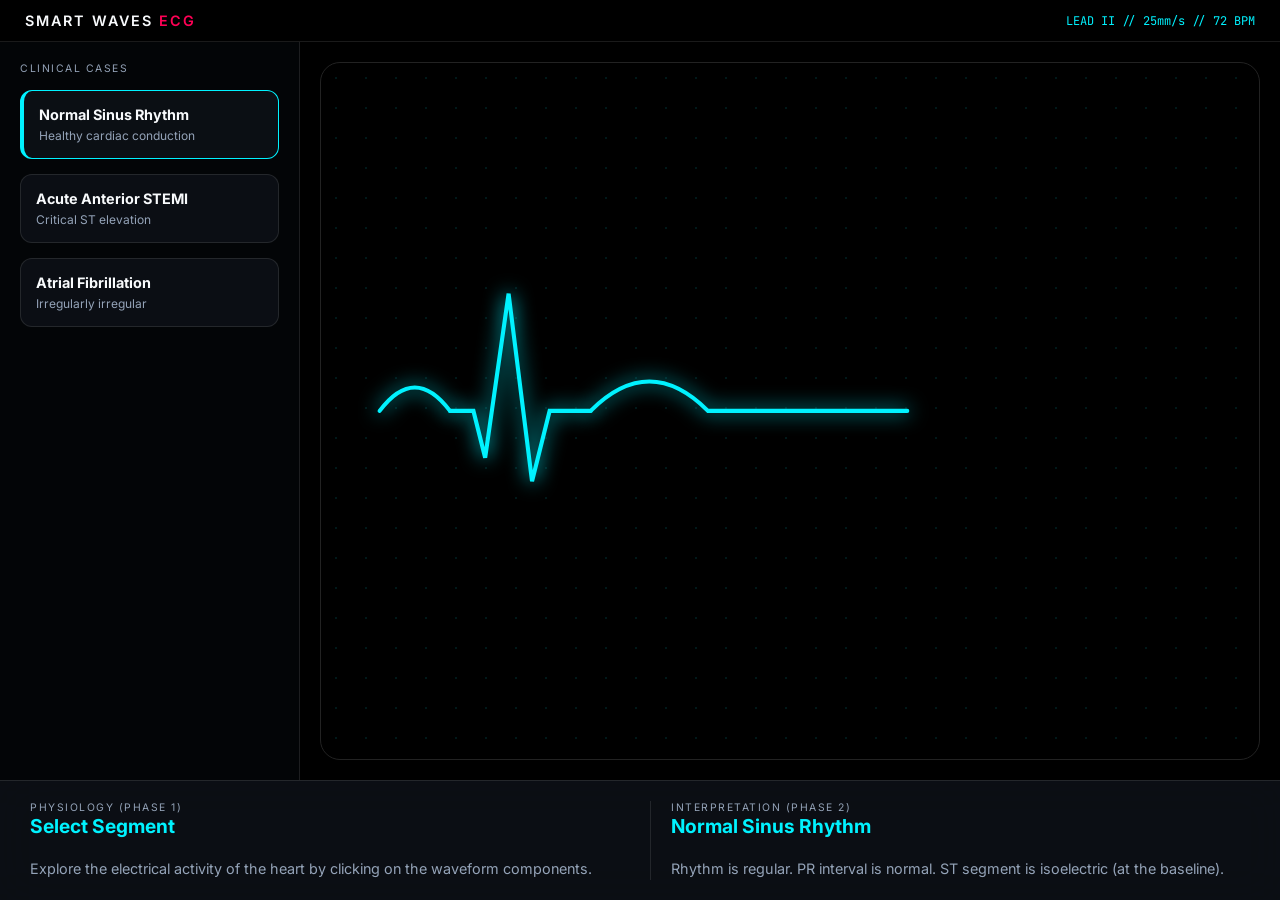
<file: wavesExplore.html>
<!DOCTYPE html>
<html lang="en">
<head>
    <meta charset="UTF-8">
    <meta name="viewport" content="width=device-width, initial-scale=1.0">
    <title>Smart Waves ECG | Advanced Clinical Engine</title>
    <!-- Fonts -->
    <link href="https://fonts.googleapis.com/css2?family=Inter:wght@300;400;600&family=JetBrains+Mono:wght@400;700&display=swap" rel="stylesheet">
    <style>
        :root {
            --bg: #030507;
            --panel: rgba(13, 17, 23, 0.85);
            --cyan: #00f2ff;
            --red: #ff0055;
            --amber: #ffaa00;
            --border: rgba(255, 255, 255, 0.1);
            --text-primary: #f8fafc;
            --text-secondary: #94a3b8;
        }

        * { box-sizing: border-box; transition: all 0.4s cubic-bezier(0.4, 0, 0.2, 1); }

        body {
            margin: 0; background: var(--bg); color: var(--text-primary);
            font-family: 'Inter', sans-serif; display: flex; flex-direction: column;
            height: 100vh; overflow: hidden;
        }

        /* --- Header: Telemetry Bar --- */
        header {
            padding: 12px 25px; display: flex; align-items: center; justify-content: space-between;
            background: #000; border-bottom: 1px solid var(--border); z-index: 50;
        }
        .brand { font-weight: 600; letter-spacing: 2px; font-size: 0.9rem; text-transform: uppercase; }
        .monitor-data { font-family: 'JetBrains Mono', monospace; font-size: 0.75rem; color: var(--cyan); }

        /* --- Main Layout: Unified Engine --- */
        .engine-container {
            display: grid; grid-template-columns: 300px 1fr; flex-grow: 1; overflow: hidden;
        }

        /* Sidebar: Clinical Case Selector */
        .sidebar {
            background: var(--bg); padding: 20px; border-right: 1px solid var(--border);
            display: flex; flex-direction: column; gap: 15px;
        }
        .label { font-size: 0.65rem; text-transform: uppercase; letter-spacing: 1.5px; color: var(--text-secondary); }
        
        .case-card {
            background: var(--panel); border: 1px solid var(--border); padding: 15px; border-radius: 12px;
            cursor: pointer; position: relative;
        }
        .case-card:hover { border-color: #444; background: rgba(255,255,255,0.05); }
        .case-card.active { border-left: 4px solid var(--cyan); border-color: var(--cyan); }
        .case-card h4 { margin: 0; font-size: 0.9rem; color: var(--text-primary); }
        .case-card p { margin: 5px 0 0 0; font-size: 0.75rem; color: var(--text-secondary); }

        /* Monitor: The Visualization Layer */
        .monitor-view {
            background: #000; position: relative; display: flex; flex-direction: column; padding: 20px;
        }
        .screen {
            flex-grow: 1; background: #000; border-radius: 20px; border: 1px solid #222;
            position: relative; overflow: hidden;
            background-image: radial-gradient(rgba(0, 242, 255, 0.1) 1px, transparent 1px);
            background-size: 30px 30px;
        }
        svg { width: 100%; height: 100%; }
        .segment {
            fill: none; stroke-width: 3.5; stroke-linecap: round; cursor: pointer;
            filter: drop-shadow(0 0 5px var(--cyan));
        }
        .segment:hover { stroke-width: 6; stroke: #fff !important; }

        /* --- Information Panels: Dual-Layer Interpretation --- */
        .info-region {
            display: grid; grid-template-columns: 1fr 1fr; gap: 20px; padding: 20px 30px;
            background: var(--panel); backdrop-filter: blur(20px); border-top: 1px solid var(--border);
        }
        .pane h3 { margin-top: 0; color: var(--cyan); font-size: 1.2rem; }
        .pane p { font-size: 0.9rem; line-height: 1.6; color: var(--text-secondary); margin-bottom: 0; }

        /* --- Mobile Adaptability --- */
        @media (max-width: 900px) {
            .engine-container { grid-template-columns: 1fr; overflow-y: auto; }
            body { overflow-y: auto; height: auto; }
            .info-region { grid-template-columns: 1fr; }
            .sidebar { order: 2; height: auto; }
            .monitor-view { height: 350px; order: 1; }
            .info-region { order: 3; }
        }
    </style>
</head>
<body>

<header>
    <div class="brand">Smart Waves <span style="color:var(--red)">ECG</span></div>
    <div class="monitor-data">LEAD II // 25mm/s // <span id="bpm-sync">72</span> BPM</div>
</header>

<main class="engine-container">
    <aside class="sidebar">
        <div class="label">Clinical Cases</div>
        <div class="case-card active" onclick="loadCase('normal', this)">
            <h4>Normal Sinus Rhythm</h4>
            <p>Healthy cardiac conduction</p>
        </div>
        <div class="case-card" onclick="loadCase('stemi', this)">
            <h4>Acute Anterior STEMI</h4>
            <p>Critical ST elevation</p>
        </div>
        <div class="case-card" onclick="loadCase('afib', this)">
            <h4>Atrial Fibrillation</h4>
            <p>Irregularly irregular</p>
        </div>
    </aside>

    <div class="monitor-view">
        <div class="screen">
            <svg viewBox="0 0 800 300" preserveAspectRatio="xMidYMid meet">
                <!-- Interactive Morphing Paths -->
                <path id="p-seg" class="segment" stroke="var(--cyan)" d="" onclick="inspect('p')" />
                <path id="qrs-seg" class="segment" stroke="var(--cyan)" d="" onclick="inspect('qrs')" />
                <path id="t-seg" class="segment" stroke="var(--cyan)" d="" onclick="inspect('t')" />
            </svg>
        </div>
    </div>
</main>

<footer class="info-region">
    <div class="pane">
        <div class="label">Physiology (Phase 1)</div>
        <h3 id="phys-name">Select Segment</h3>
        <p id="phys-desc">Explore the electrical activity of the heart by clicking on the waveform components.</p>
    </div>
    <div class="pane" style="border-left: 1px solid var(--border); padding-left: 20px;">
        <div class="label">Interpretation (Phase 2)</div>
        <h3 id="clin-name">Normal Baseline</h3>
        <p id="clin-desc">System analysis of the current rhythm will appear here.</p>
    </div>
</footer>

<script>
    const APP_DATABASE = {
        physiology: {
            p: { name: "P Wave", desc: "Represents Atrial Depolarization. The SA node initiates an impulse that spreads through the atria, triggering contraction." },
            qrs: { name: "QRS Complex", desc: "Ventricular Depolarization. Rapid spread of impulse through the Purkinje fibers. Masks Atrial Repolarization." },
            t: { name: "T Wave", desc: "Ventricular Repolarization. The heart chambers recover and reset electrically for the next beat." }
        },
        rhythms: {
            normal: {
                title: "Normal Sinus Rhythm",
                bpm: 72, color: "var(--cyan)",
                desc: "Rhythm is regular. PR interval is normal. ST segment is isoelectric (at the baseline).",
                paths: {
                    p: "M 50,150 Q 80,110 110,150",
                    qrs: "M 110,150 L 130,150 L 140,190 L 160,50 L 180,210 L 195,150 L 230,150",
                    t: "M 230,150 Q 280,100 330,150 L 500,150"
                }
            },
            stemi: {
                title: "STEMI (Myocardial Infarction)",
                bpm: 98, color: "var(--red)",
                desc: "CRITICAL: Significant ST-elevation detected. This indicates acute injury to the ventricular muscle due to artery occlusion.",
                paths: {
                    p: "M 50,150 Q 80,110 110,150",
                    qrs: "M 110,150 L 130,150 L 140,190 L 160,50 L 185,90 L 250,90",
                    t: "M 250,90 Q 290,50 330,150 L 500,150"
                }
            },
            afib: {
                title: "Atrial Fibrillation",
                bpm: "115 (Irregular)", color: "var(--amber)",
                desc: "P-waves are absent, replaced by fibrillatory waves. R-R intervals are 'irregularly irregular'.",
                paths: {
                    p: "M 50,152 L 65,148 L 80,151 L 95,149 L 110,150",
                    qrs: "M 110,150 L 130,150 L 140,190 L 160,50 L 180,210 L 195,150 L 230,150",
                    t: "M 230,150 Q 280,130 330,150 L 500,150"
                }
            }
        }
    };

    function loadCase(id, el) {
        const data = APP_DATABASE.rhythms[id];
        
        // Morph Paths
        document.getElementById('p-seg').setAttribute('d', data.paths.p);
        document.getElementById('qrs-seg').setAttribute('d', data.paths.qrs);
        document.getElementById('t-seg').setAttribute('d', data.paths.t);

        // Update Colors & Visuals
        document.querySelectorAll('.segment').forEach(s => {
            s.style.stroke = data.color;
            s.style.filter = `drop-shadow(0 0 8px ${data.color})`;
        });

        // Update Clinical Pane
        document.getElementById('clin-name').innerText = data.title;
        document.getElementById('clin-desc').innerText = data.desc;
        document.getElementById('bpm-sync').innerText = data.bpm;
        document.getElementById('bpm-sync').style.color = data.color;

        // UI State
        document.querySelectorAll('.case-card').forEach(c => c.classList.remove('active'));
        el.classList.add('active');
    }

    function inspect(key) {
        const data = APP_DATABASE.physiology[key];
        document.getElementById('phys-name').innerText = data.name;
        document.getElementById('phys-desc').innerText = data.desc;
    }

    // Initial State
    window.onload = () => loadCase('normal', document.querySelector('.case-card'));
</script>

</body>
</html>
</file>
